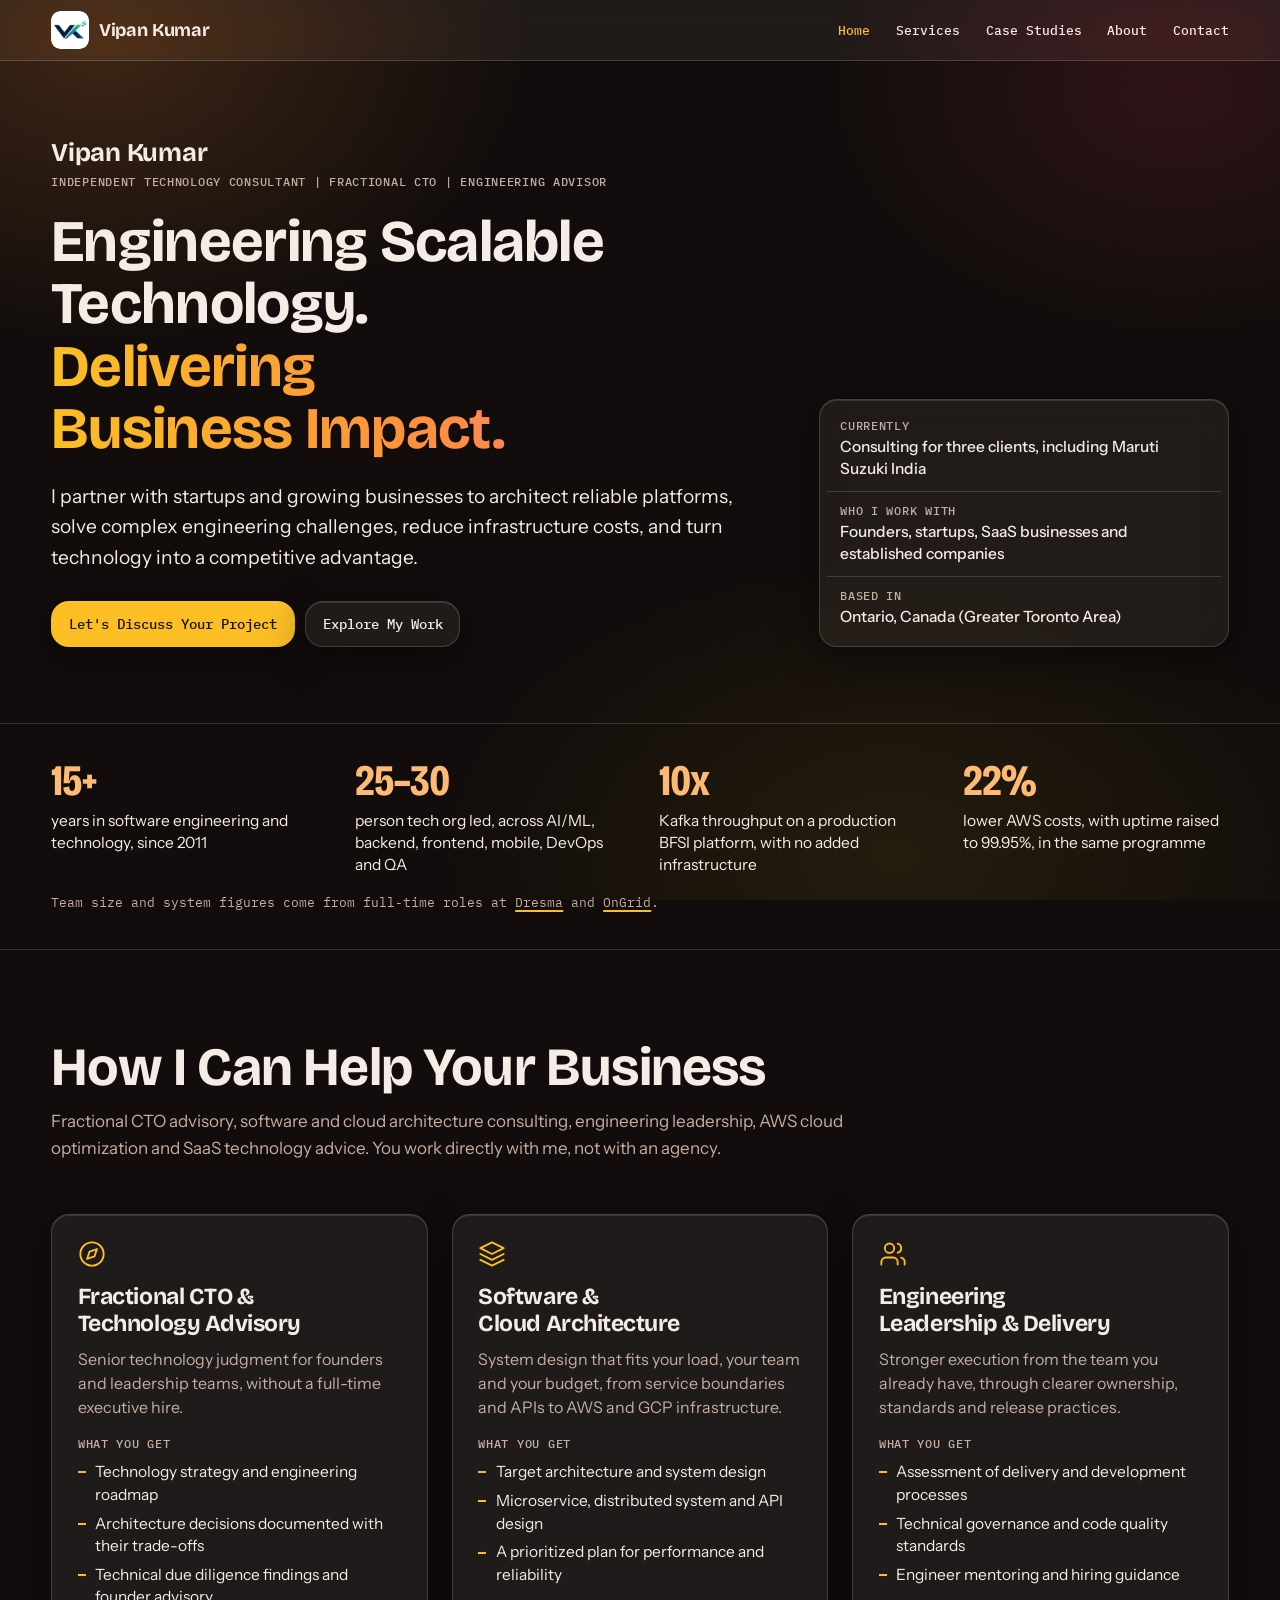
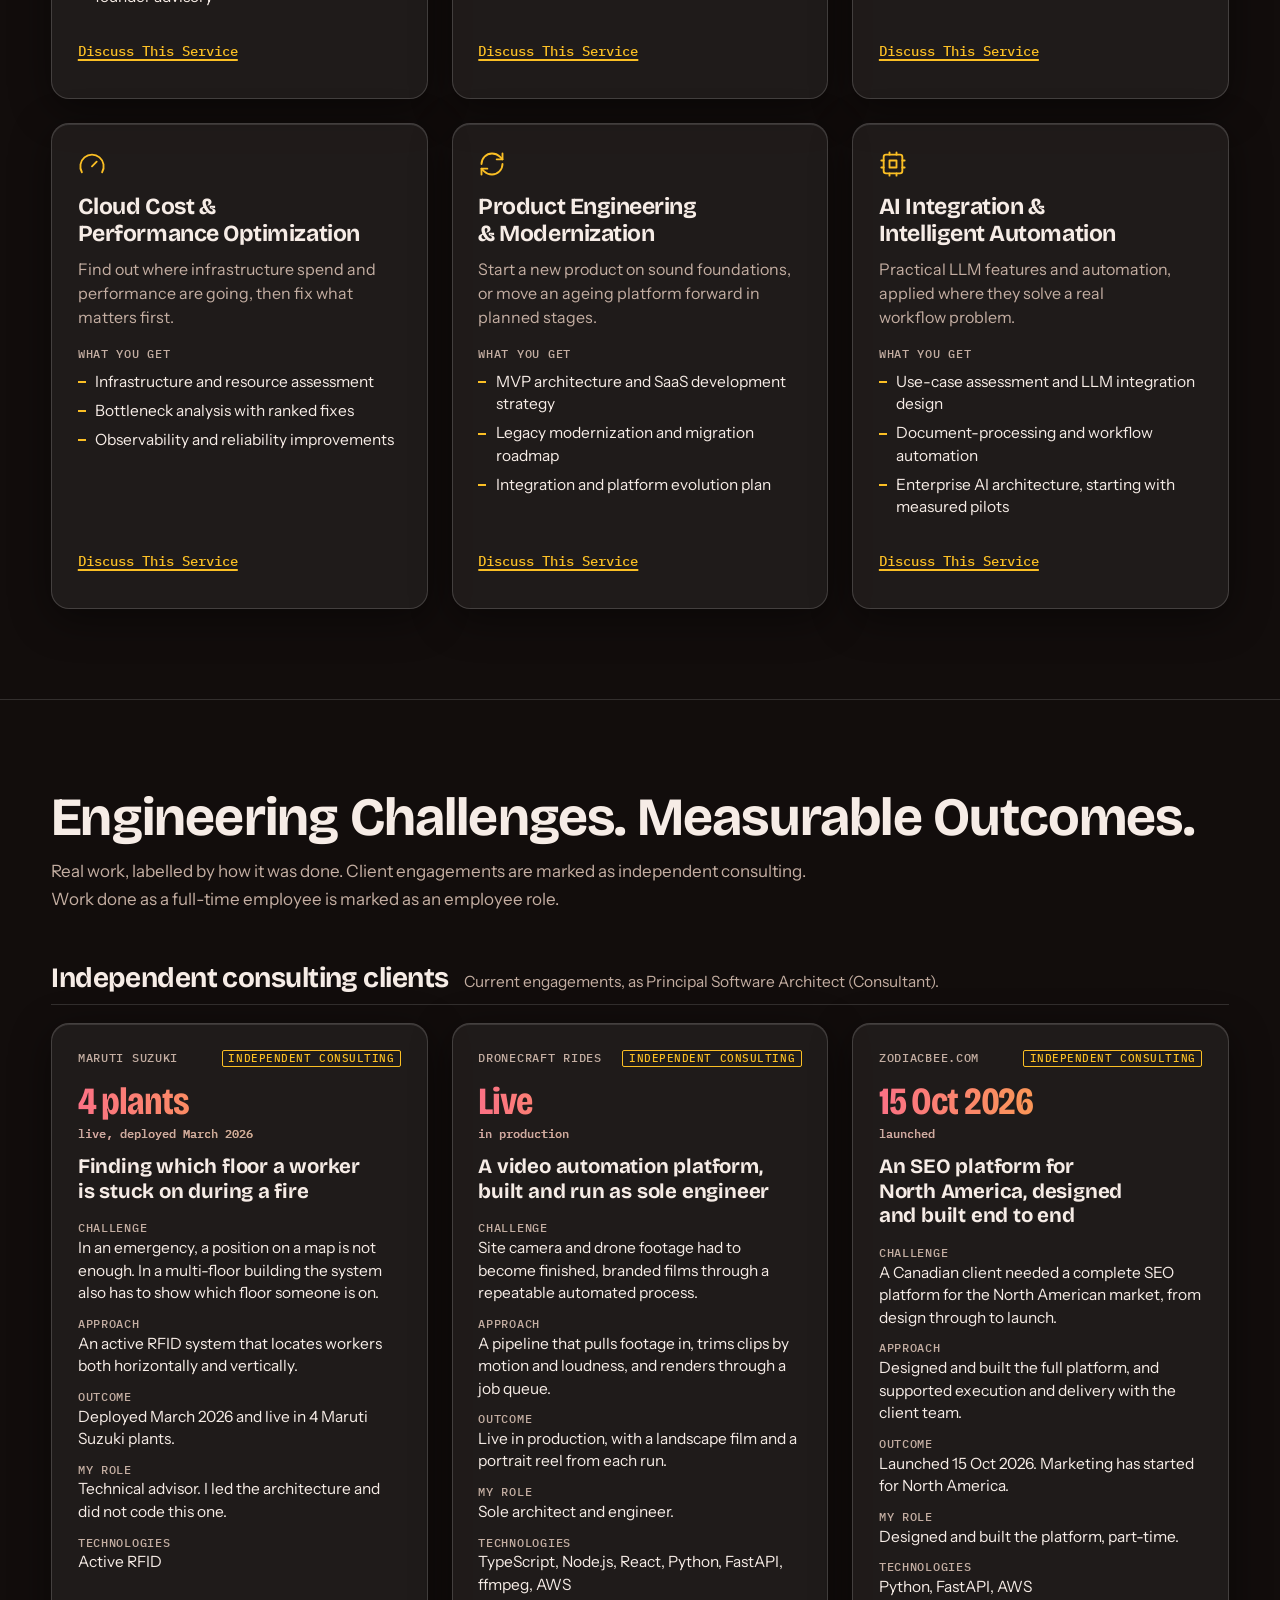
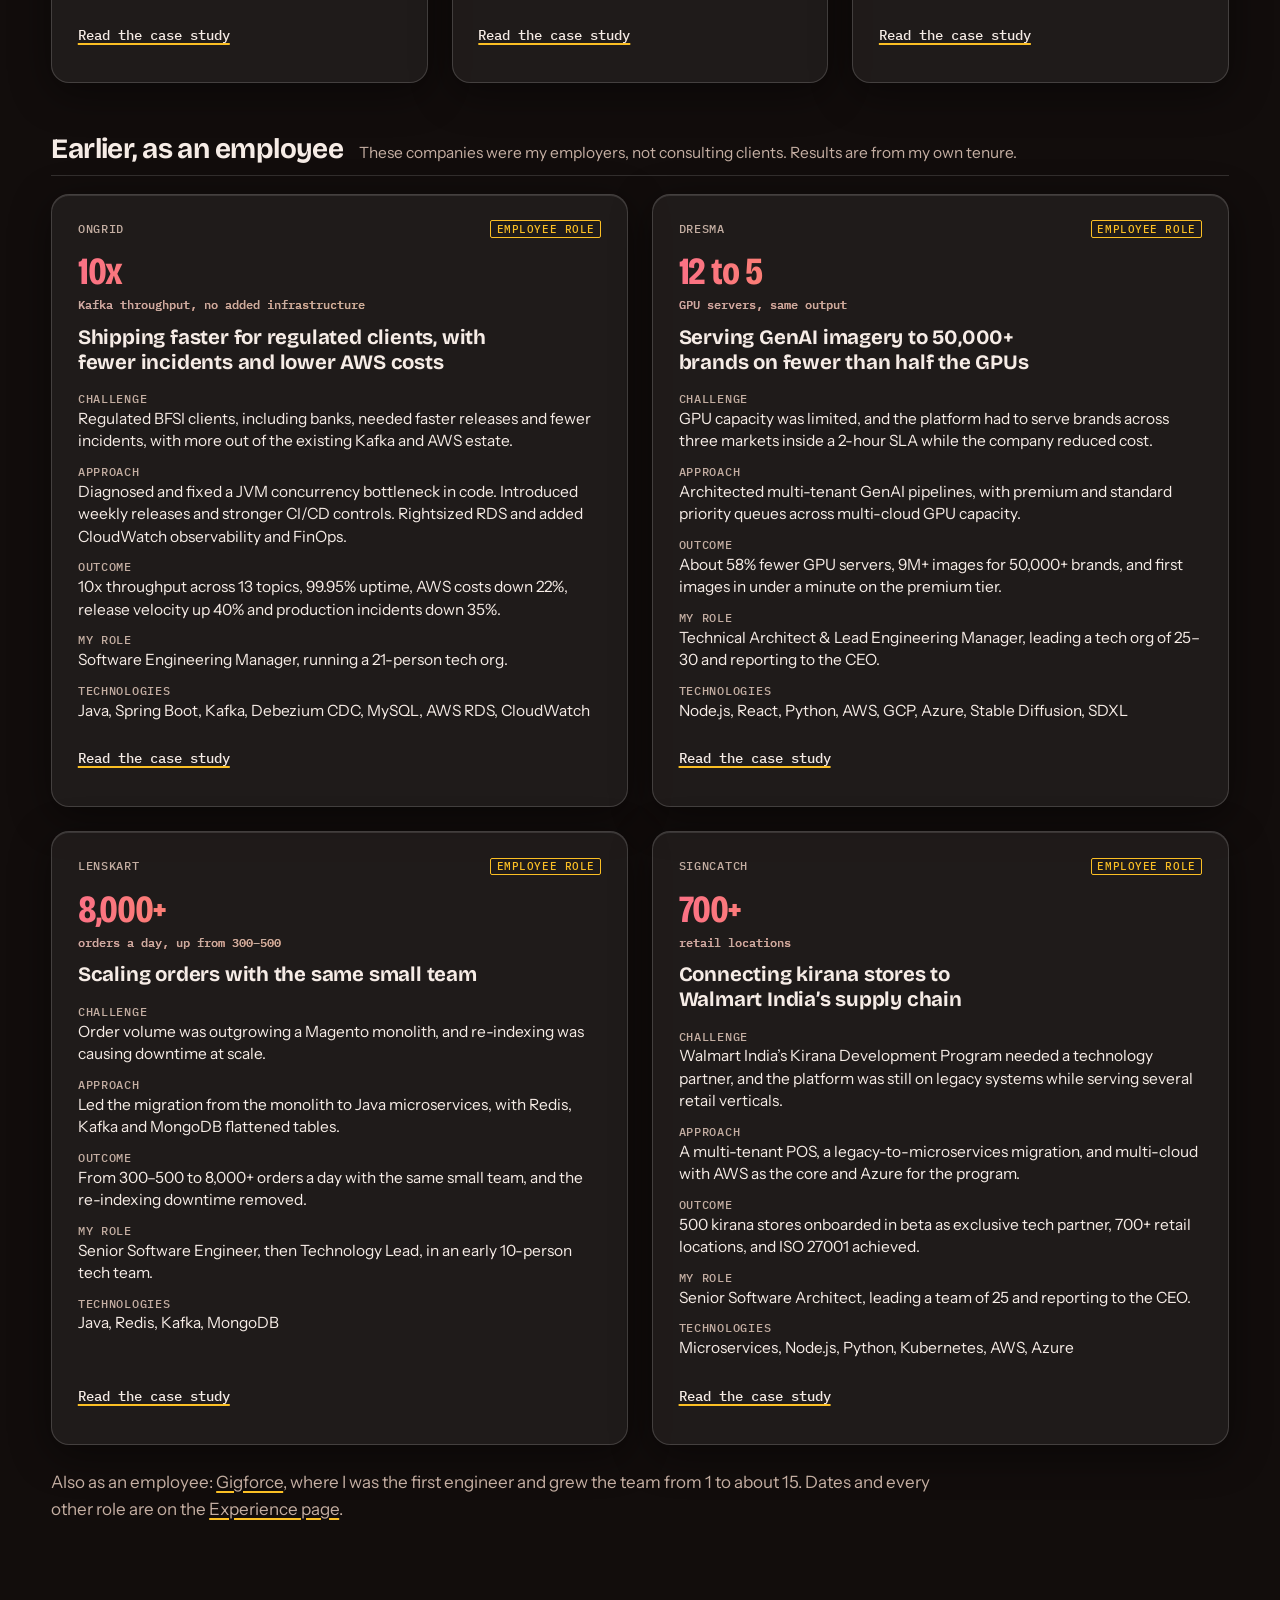
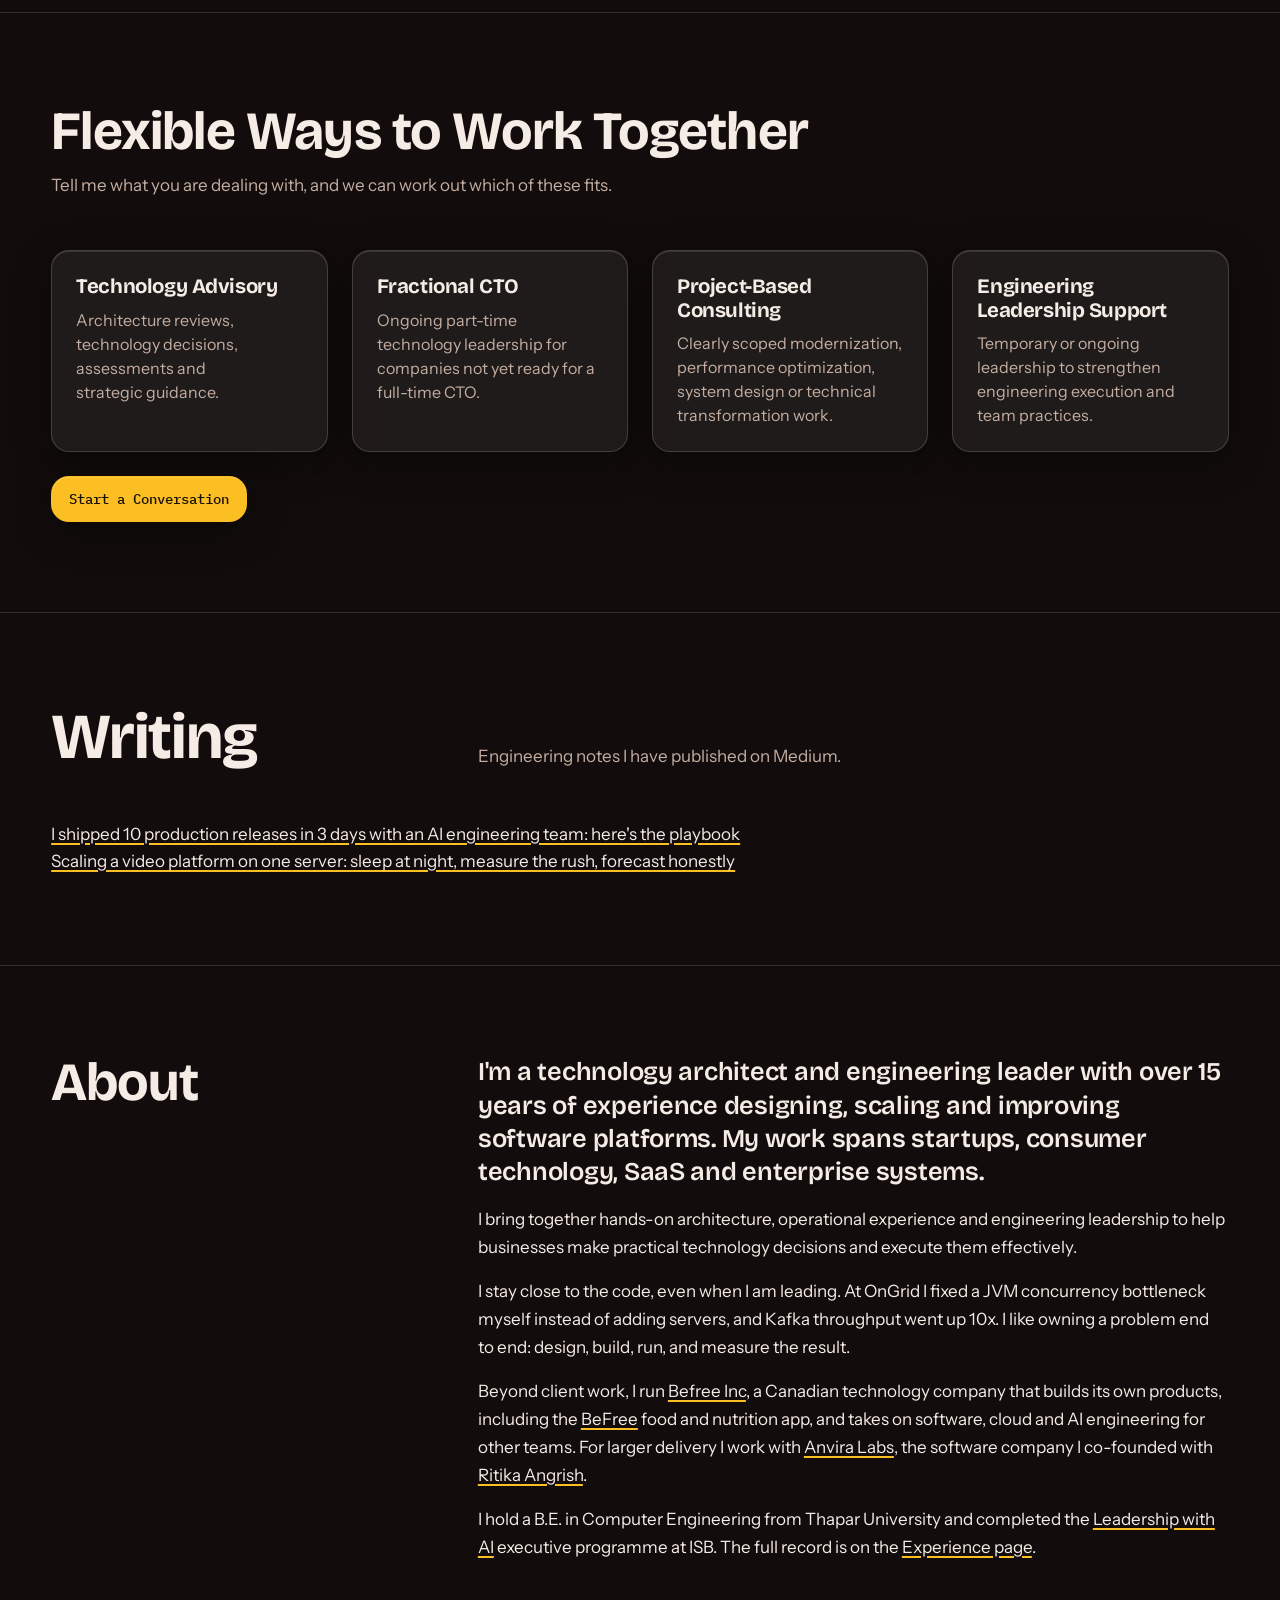
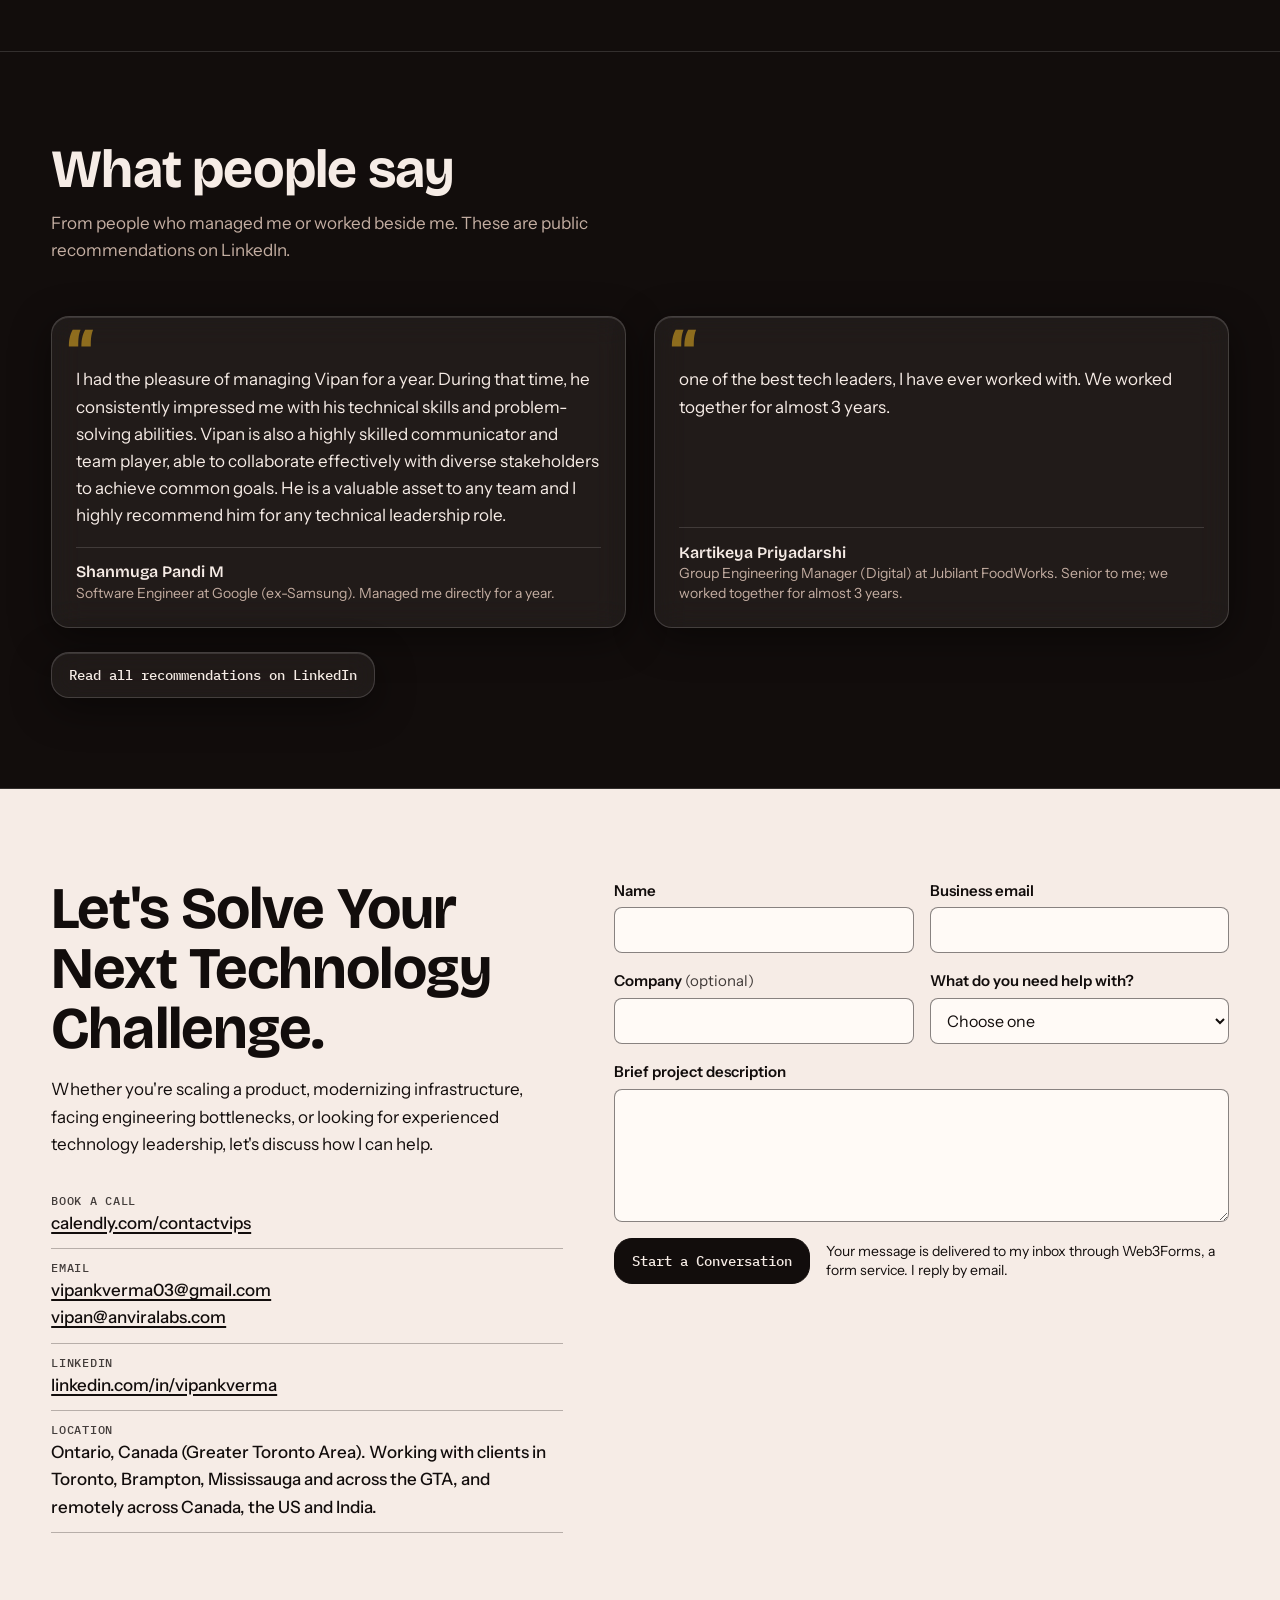
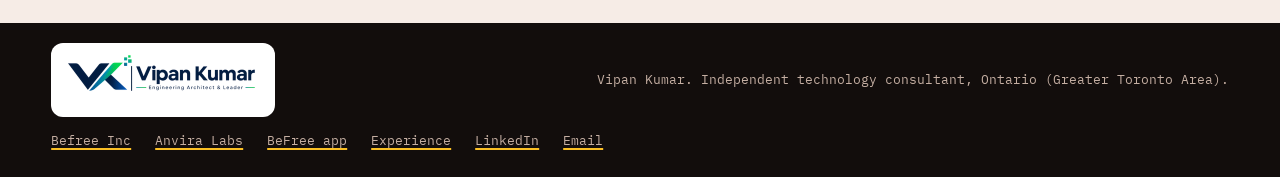
<file: index.html>
<!doctype html>
<html lang="en-CA">
<head>
<meta charset="utf-8">
<meta name="viewport" content="width=device-width, initial-scale=1">
<title>Vipan Kumar | Fractional CTO &amp; Software Architect in Toronto</title>
<meta name="description" content="Fractional CTO, software architect and founder of Befree Inc in the Toronto GTA. Cloud cost, SaaS scaling and AI integration for startups.">
<meta name="keywords" content="fractional CTO Toronto, fractional CTO Canada, fractional CTO for startups, software architect Toronto, software architecture consultant, technology consultant GTA, technology consultant Brampton, Mississauga, AWS cost optimization consultant, cloud cost reduction, SaaS scalability consultant, technical due diligence, engineering leadership consultant, AI integration consultant, LLM integration, interim CTO, startup CTO advisor, Vipan Kumar">
<meta name="author" content="Vipan Kumar">
<link rel="canonical" href="https://vipan.me/">
<meta name="robots" content="index, follow, max-image-preview:large">
<meta property="og:locale" content="en_CA">
<meta name="twitter:title" content="Vipan Kumar | Fractional CTO &amp; Software Architect in Toronto">
<meta name="twitter:description" content="Fractional CTO, software architect and founder of Befree Inc in the Toronto GTA. Cloud cost, SaaS scaling and AI integration for startups.">
<meta name="twitter:image" content="https://vipan.me/assets/vipan-kumar-portfolio-logo-assets/social/og-vipan-kumar.jpg">
<link rel="alternate" type="text/plain" href="https://vipan.me/llms.txt" title="LLM-readable summary">
<meta property="og:type" content="website">
<meta property="og:site_name" content="Vipan Kumar">
<meta property="og:title" content="Vipan Kumar | Fractional CTO &amp; Software Architect in Toronto">
<meta property="og:description" content="Fractional CTO, software architect and founder of Befree Inc in the Toronto GTA. Cloud cost, SaaS scaling and AI integration for startups.">
<meta property="og:url" content="https://vipan.me/">
<meta property="og:image" content="https://vipan.me/assets/vipan-kumar-portfolio-logo-assets/social/og-vipan-kumar.jpg">
<meta property="og:image:width" content="1200">
<meta property="og:image:height" content="630">
<meta property="og:image:alt" content="Vipan Kumar, independent technology consultant, fractional CTO and software architect">
<meta name="twitter:card" content="summary_large_image">
<meta name="theme-color" media="(prefers-color-scheme: light)" content="#120d0c">
<meta name="theme-color" media="(prefers-color-scheme: dark)" content="#120d0c">
<link rel="icon" href="favicon.ico" sizes="any">
<link rel="icon" type="image/png" sizes="32x32" href="assets/img/brand/favicon-32.png">
<link rel="icon" type="image/png" sizes="192x192" href="assets/img/brand/favicon-192.png">
<link rel="apple-touch-icon" sizes="180x180" href="assets/img/brand/favicon-180.png">
<link rel="preload" href="assets/fonts/BricolageGrotesque-var-latin.woff2" as="font" type="font/woff2" crossorigin>
<link rel="stylesheet" href="assets/css/site.css?v=202611252200">
<script>document.documentElement.classList.add('js')</script>
<script>try{var q=new URLSearchParams(location.search).get('palette');if(q&&/^[a-z]+$/.test(q))document.documentElement.setAttribute('data-palette',q)}catch(e){}</script>
<script type="application/ld+json">{"@context": "https://schema.org", "@type": "FAQPage", "mainEntity": [{"@type": "Question", "name": "Who is Vipan Kumar?", "acceptedAnswer": {"@type": "Answer", "text": "Vipan Kumar is an independent technology consultant, fractional CTO and software architect based in Ontario (Greater Toronto Area), Canada, with 15+ years of experience since 2011."}}, {"@type": "Question", "name": "What services does Vipan Kumar offer?", "acceptedAnswer": {"@type": "Answer", "text": "Fractional CTO and technology advisory; software and cloud architecture; engineering leadership and delivery; cloud cost and performance optimization, including AWS; product engineering and modernization; and AI integration and intelligent automation."}}, {"@type": "Question", "name": "How can a company work with Vipan Kumar?", "acceptedAnswer": {"@type": "Answer", "text": "Through technology advisory, a fractional CTO arrangement, project-based consulting, or engineering leadership support."}}, {"@type": "Question", "name": "What results has Vipan Kumar delivered?", "acceptedAnswer": {"@type": "Answer", "text": "In full-time roles: 10x Kafka throughput at OnGrid with no added infrastructure; GPU servers cut from 12 to 5 at Dresma; Lenskart scaled from 300-500 to 8,000+ orders a day with the same small team; and 500 kirana stores onboarded in beta for Walmart India's Kirana Development Program through SignCatch. As an independent consultant: led the architecture of an active RFID worker safety system live in 4 Maruti Suzuki plants."}}, {"@type": "Question", "name": "How can I contact Vipan Kumar?", "acceptedAnswer": {"@type": "Answer", "text": "Email vipankverma03@gmail.com or vipan@anviralabs.com, or use https://www.linkedin.com/in/vipankverma/."}}]}</script>
<script type="application/ld+json">{"@context": "https://schema.org", "@type": "Person", "name": "Vipan Kumar", "url": "https://vipan.me/", "jobTitle": "Independent Technology Consultant, Fractional CTO and Software Architect", "description": "Independent technology consultant, fractional CTO and software architect with 15+ years of experience, based in Ontario (Greater Toronto Area).", "email": "mailto:vipankverma03@gmail.com", "sameAs": ["https://www.linkedin.com/in/vipankverma/"], "address": {"@type": "PostalAddress", "addressRegion": "ON", "addressCountry": "CA"}, "alumniOf": [{"@type": "CollegeOrUniversity", "name": "Thapar University"}], "hasCredential": {"@type": "EducationalOccupationalCredential", "name": "Leadership with AI", "credentialCategory": "Executive Education", "url": "https://www.credential.net/8fca11be-3d39-4c0f-8441-4ba1a1315897", "recognizedBy": {"@type": "EducationalOrganization", "name": "Indian School of Business (ISB)"}}, "knowsAbout": ["Software architecture", "Engineering leadership", "Multi-tenant SaaS", "Event-driven architecture", "Microservices", "Java", "Spring Boot", "Node.js", "TypeScript", "Python", "FastAPI", "Kafka", "AWS", "Azure", "GCP", "Kubernetes", "Generative AI in production", "Fractional CTO", "Technical due diligence", "Cloud cost optimization", "FinOps", "SaaS scalability", "LLM integration", "Retrieval-augmented generation", "Terraform", "DevOps"], "worksFor": [{"@type": "Organization", "name": "Befree Inc", "url": "https://befreefit.ca/"}, {"@type": "Organization", "name": "Anvira Labs", "url": "https://www.anviralabs.com/"}], "homeLocation": {"@type": "Place", "name": "Greater Toronto Area, Ontario, Canada"}}</script>
<script type="application/ld+json">{"@context": "https://schema.org", "@type": "ProfessionalService", "name": "Vipan Kumar, Technology Consulting", "url": "https://vipan.me/", "logo": "https://vipan.me/assets/img/brand/favicon-512.png", "image": "https://vipan.me/assets/vipan-kumar-portfolio-logo-assets/social/og-vipan-kumar.jpg", "description": "Independent technology consulting, fractional CTO advisory, cloud architecture, SaaS scalability, and engineering leadership for startups and growing businesses.", "email": "mailto:vipan@anviralabs.com", "founder": {"@type": "Person", "name": "Vipan Kumar", "url": "https://vipan.me/"}, "address": {"@type": "PostalAddress", "addressRegion": "ON", "addressCountry": "CA"}, "makesOffer": [{"@type": "Offer", "itemOffered": {"@type": "Service", "name": "Fractional CTO and Technology Advisory", "description": "Senior technology judgment for founders and leadership teams, without a full-time executive hire."}}, {"@type": "Offer", "itemOffered": {"@type": "Service", "name": "Software and Cloud Architecture", "description": "System design that fits your load, your team and your budget, from service boundaries and APIs to AWS and GCP infrastructure."}}, {"@type": "Offer", "itemOffered": {"@type": "Service", "name": "Engineering Leadership and Delivery", "description": "Stronger execution from the team you already have, through clearer ownership, standards and release practices."}}, {"@type": "Offer", "itemOffered": {"@type": "Service", "name": "Cloud Cost and Performance Optimization", "description": "Find out where infrastructure spend and performance are going, then fix what matters first."}}, {"@type": "Offer", "itemOffered": {"@type": "Service", "name": "Product Engineering and Modernization", "description": "Start a new product on sound foundations, or move an ageing platform forward in planned stages."}}, {"@type": "Offer", "itemOffered": {"@type": "Service", "name": "AI Integration and Intelligent Automation", "description": "Practical LLM features and automation, applied where they solve a real workflow problem."}}], "areaServed": [{"@type": "City", "name": "Toronto"}, {"@type": "City", "name": "Brampton"}, {"@type": "City", "name": "Mississauga"}, {"@type": "AdministrativeArea", "name": "Greater Toronto Area"}, {"@type": "AdministrativeArea", "name": "Ontario"}, {"@type": "Country", "name": "Canada"}, {"@type": "Country", "name": "United States"}, {"@type": "Country", "name": "India"}], "serviceType": ["Fractional CTO", "Software architecture consulting", "Cloud cost optimization", "Engineering leadership consulting", "Product engineering and modernization", "AI integration"], "image": "https://vipan.me/assets/vipan-kumar-portfolio-logo-assets/social/og-vipan-kumar.jpg", "parentOrganization": {"@type": "Organization", "name": "Anvira Labs", "url": "https://www.anviralabs.com/"}}</script>
<script type="text/javascript">
    (function(c,l,a,r,i,t,y){
        c[a]=c[a]||function(){(c[a].q=c[a].q||[]).push(arguments)};
        t=l.createElement(r);t.async=1;t.src="https://www.clarity.ms/tag/"+i;
        y=l.getElementsByTagName(r)[0];y.parentNode.insertBefore(t,y);
    })(window, document, "clarity", "script", "z8hk6c4tax");
</script>
<meta name="twitter:image:alt" content="Vipan Kumar, independent technology consultant, fractional CTO and software architect">
</head>
<body>
<a class="skip" href="#main">Skip to content</a>
<header class="site-head"><div class="wrap">
<a class="brand" href="index.html"><img class="brand-mark" src="assets/img/brand/mark-96.png" alt="Vipan Kumar VK logo" width="38" height="38"><span>Vipan Kumar</span></a>
<button class="nav-toggle" type="button" aria-expanded="false" aria-controls="site-nav">Menu</button>
<nav class="site-nav" id="site-nav" aria-label="Main">
<a href="index.html" aria-current="page">Home</a>
<a href="#services">Services</a>
<a href="#work">Case Studies</a>
<a href="#about">About</a>
<a href="#contact">Contact</a>
</nav>
</div></header>
<main id="main">
<section class="hero"><div class="wrap hero-grid">
<div class="hero-main">
<div class="hero-who"><p class="hero-name">Vipan Kumar</p><p class="label">Independent Technology Consultant | Fractional CTO | Engineering Advisor</p></div>
<h1><span>Engineering Scalable Technology.</span> <span>Delivering Business Impact.</span></h1>
<p class="hero-sub">I partner with startups and growing businesses to architect reliable platforms, solve complex engineering challenges, reduce infrastructure costs, and turn technology into a competitive advantage.</p>
<div class="actions hero-cta"><a class="btn primary" href="#contact">Let's Discuss Your Project</a><a class="btn" href="#work">Explore My Work</a></div>
</div>
<div class="hero-aside">
<dl class="spec">
<div><dt class="label">Currently</dt><dd>Consulting for three clients, including Maruti Suzuki India</dd></div>
<div><dt class="label">Who I work with</dt><dd>Founders, startups, SaaS businesses and established companies</dd></div>
<div><dt class="label">Based in</dt><dd>Ontario, Canada (Greater Toronto Area)</dd></div>
</dl>
</div>
</div></section>

<section class="cred" aria-label="Track record"><div class="wrap">
<ul class="cred-list">
<li><strong>15+</strong><span>years in software engineering and technology, since 2011</span></li>
<li><strong>25–30</strong><span>person tech org led, across AI/ML, backend, frontend, mobile, DevOps and QA</span></li>
<li><strong>10x</strong><span>Kafka throughput on a production BFSI platform, with no added infrastructure</span></li>
<li><strong>22%</strong><span>lower AWS costs, with uptime raised to 99.95%, in the same programme</span></li>
</ul>
<p class="cred-note">Team size and system figures come from full-time roles at <a href="work/dresma.html">Dresma</a> and <a href="work/ongrid.html">OnGrid</a>.</p>
</div></section>

<section class="section" id="services" aria-labelledby="services-h"><div class="wrap">
<div class="section-head"><h2 id="services-h">How I Can Help Your Business</h2><p>Fractional CTO advisory, software and cloud architecture consulting, engineering leadership, AWS cloud optimization and SaaS technology advice. You work directly with me, not with an agency.</p></div>
<div class="svc-grid">
<article class="svc reveal">
<svg class="svc-icon" viewBox="0 0 24 24" width="28" height="28" fill="none" stroke="currentColor" stroke-width="1.6" stroke-linecap="round" stroke-linejoin="round" aria-hidden="true"><circle cx="12" cy="12" r="10"/><path d="m16.24 7.76-2.12 6.36-6.36 2.12 2.12-6.36z"/></svg>
<h3>Fractional CTO &amp; Technology Advisory</h3>
<p>Senior technology judgment for founders and leadership teams, without a full-time executive hire.</p>
<p class="label">What you get</p>
<ul><li>Technology strategy and engineering roadmap</li><li>Architecture decisions documented with their trade-offs</li><li>Technical due diligence findings and founder advisory</li></ul>
<a class="svc-cta" href="#contact" data-topic="Fractional CTO and Technology Advisory" aria-label="Discuss this service: Fractional CTO and Technology Advisory">Discuss This Service</a>
</article>
<article class="svc reveal">
<svg class="svc-icon" viewBox="0 0 24 24" width="28" height="28" fill="none" stroke="currentColor" stroke-width="1.6" stroke-linecap="round" stroke-linejoin="round" aria-hidden="true"><path d="M12 2 2 7l10 5 10-5z"/><path d="m2 17 10 5 10-5"/><path d="m2 12 10 5 10-5"/></svg>
<h3>Software &amp; Cloud Architecture</h3>
<p>System design that fits your load, your team and your budget, from service boundaries and APIs to AWS and GCP infrastructure.</p>
<p class="label">What you get</p>
<ul><li>Target architecture and system design</li><li>Microservice, distributed system and API design</li><li>A prioritized plan for performance and reliability</li></ul>
<a class="svc-cta" href="#contact" data-topic="Software and Cloud Architecture" aria-label="Discuss this service: Software and Cloud Architecture">Discuss This Service</a>
</article>
<article class="svc reveal">
<svg class="svc-icon" viewBox="0 0 24 24" width="28" height="28" fill="none" stroke="currentColor" stroke-width="1.6" stroke-linecap="round" stroke-linejoin="round" aria-hidden="true"><path d="M16 21v-2a4 4 0 0 0-4-4H6a4 4 0 0 0-4 4v2"/><circle cx="9" cy="7" r="4"/><path d="M22 21v-2a4 4 0 0 0-3-3.87"/><path d="M16 3.13a4 4 0 0 1 0 7.75"/></svg>
<h3>Engineering Leadership &amp; Delivery</h3>
<p>Stronger execution from the team you already have, through clearer ownership, standards and release practices.</p>
<p class="label">What you get</p>
<ul><li>Assessment of delivery and development processes</li><li>Technical governance and code quality standards</li><li>Engineer mentoring and hiring guidance</li></ul>
<a class="svc-cta" href="#contact" data-topic="Engineering Leadership and Delivery" aria-label="Discuss this service: Engineering Leadership and Delivery">Discuss This Service</a>
</article>
<article class="svc reveal">
<svg class="svc-icon" viewBox="0 0 24 24" width="28" height="28" fill="none" stroke="currentColor" stroke-width="1.6" stroke-linecap="round" stroke-linejoin="round" aria-hidden="true"><path d="m12 14 4-4"/><path d="M3.34 19a10 10 0 1 1 17.32 0"/></svg>
<h3>Cloud Cost &amp; Performance Optimization</h3>
<p>Find out where infrastructure spend and performance are going, then fix what matters first.</p>
<p class="label">What you get</p>
<ul><li>Infrastructure and resource assessment</li><li>Bottleneck analysis with ranked fixes</li><li>Observability and reliability improvements</li></ul>
<a class="svc-cta" href="#contact" data-topic="Cloud Cost and Performance Optimization" aria-label="Discuss this service: Cloud Cost and Performance Optimization">Discuss This Service</a>
</article>
<article class="svc reveal">
<svg class="svc-icon" viewBox="0 0 24 24" width="28" height="28" fill="none" stroke="currentColor" stroke-width="1.6" stroke-linecap="round" stroke-linejoin="round" aria-hidden="true"><path d="M3 12a9 9 0 0 1 9-9 9.75 9.75 0 0 1 6.74 2.74L21 8"/><path d="M21 3v5h-5"/><path d="M21 12a9 9 0 0 1-9 9 9.75 9.75 0 0 1-6.74-2.74L3 16"/><path d="M8 16H3v5"/></svg>
<h3>Product Engineering &amp; Modernization</h3>
<p>Start a new product on sound foundations, or move an ageing platform forward in planned stages.</p>
<p class="label">What you get</p>
<ul><li>MVP architecture and SaaS development strategy</li><li>Legacy modernization and migration roadmap</li><li>Integration and platform evolution plan</li></ul>
<a class="svc-cta" href="#contact" data-topic="Product Engineering and Modernization" aria-label="Discuss this service: Product Engineering and Modernization">Discuss This Service</a>
</article>
<article class="svc reveal">
<svg class="svc-icon" viewBox="0 0 24 24" width="28" height="28" fill="none" stroke="currentColor" stroke-width="1.6" stroke-linecap="round" stroke-linejoin="round" aria-hidden="true"><rect x="4" y="4" width="16" height="16" rx="2"/><rect x="9" y="9" width="6" height="6"/><path d="M15 2v2M9 2v2M15 20v2M9 20v2M2 15h2M2 9h2M20 15h2M20 9h2"/></svg>
<h3>AI Integration &amp; Intelligent Automation</h3>
<p>Practical LLM features and automation, applied where they solve a real workflow problem.</p>
<p class="label">What you get</p>
<ul><li>Use-case assessment and LLM integration design</li><li>Document-processing and workflow automation</li><li>Enterprise AI architecture, starting with measured pilots</li></ul>
<a class="svc-cta" href="#contact" data-topic="AI Integration and Intelligent Automation" aria-label="Discuss this service: AI Integration and Intelligent Automation">Discuss This Service</a>
</article>
</div>
</div></section>

<section class="section" id="work" aria-labelledby="work-h"><div class="wrap">
<div class="section-head"><h2 id="work-h">Engineering Challenges. Measurable Outcomes.</h2><p>Real work, labelled by how it was done. Client engagements are marked as independent consulting. Work done as a full-time employee is marked as an employee role.</p></div>
<div class="proof-group">
<div class="proof-group-head"><h3>Independent consulting clients</h3><p>Current engagements, as Principal Software Architect (Consultant).</p></div>
<div class="proof-grid three">
<article class="proof reveal">
<div class="proof-top"><p class="label">Maruti Suzuki</p><span class="flag">Independent consulting</span></div>
<p class="work-metric">4 plants<small>live, deployed March 2026</small></p>
<h4><a href="work/maruti-suzuki-rfid.html">Finding which floor a worker is stuck on during a fire</a></h4>
<dl class="proof-facts">
<div><dt>Challenge</dt><dd>In an emergency, a position on a map is not enough. In a multi-floor building the system also has to show which floor someone is on.</dd></div>
<div><dt>Approach</dt><dd>An active RFID system that locates workers both horizontally and vertically.</dd></div>
<div><dt>Outcome</dt><dd>Deployed March 2026 and live in 4 Maruti Suzuki plants.</dd></div>
<div><dt>My role</dt><dd>Technical advisor. I led the architecture and did not code this one.</dd></div>
<div><dt>Technologies</dt><dd>Active RFID</dd></div>
</dl>
<a class="more" href="work/maruti-suzuki-rfid.html" aria-label="Read the Maruti Suzuki case study">Read the case study</a>
</article>
<article class="proof reveal">
<div class="proof-top"><p class="label">DroneCraft Rides</p><span class="flag">Independent consulting</span></div>
<p class="work-metric">Live<small>in production</small></p>
<h4><a href="work/dronecraft.html">A video automation platform, built and run as sole engineer</a></h4>
<dl class="proof-facts">
<div><dt>Challenge</dt><dd>Site camera and drone footage had to become finished, branded films through a repeatable automated process.</dd></div>
<div><dt>Approach</dt><dd>A pipeline that pulls footage in, trims clips by motion and loudness, and renders through a job queue.</dd></div>
<div><dt>Outcome</dt><dd>Live in production, with a landscape film and a portrait reel from each run.</dd></div>
<div><dt>My role</dt><dd>Sole architect and engineer.</dd></div>
<div><dt>Technologies</dt><dd>TypeScript, Node.js, React, Python, FastAPI, ffmpeg, AWS</dd></div>
</dl>
<a class="more" href="work/dronecraft.html" aria-label="Read the DroneCraft Rides case study">Read the case study</a>
</article>
<article class="proof reveal">
<div class="proof-top"><p class="label">ZodiacBee.com</p><span class="flag">Independent consulting</span></div>
<p class="work-metric">15 Oct 2026<small>launched</small></p>
<h4><a href="work/zodiacbee.html">An SEO platform for North America, designed and built end to end</a></h4>
<dl class="proof-facts">
<div><dt>Challenge</dt><dd>A Canadian client needed a complete SEO platform for the North American market, from design through to launch.</dd></div>
<div><dt>Approach</dt><dd>Designed and built the full platform, and supported execution and delivery with the client team.</dd></div>
<div><dt>Outcome</dt><dd>Launched 15 Oct 2026. Marketing has started for North America.</dd></div>
<div><dt>My role</dt><dd>Designed and built the platform, part-time.</dd></div>
<div><dt>Technologies</dt><dd>Python, FastAPI, AWS</dd></div>
</dl>
<a class="more" href="work/zodiacbee.html" aria-label="Read the ZodiacBee.com case study">Read the case study</a>
</article>
</div>
</div>
<div class="proof-group">
<div class="proof-group-head"><h3>Earlier, as an employee</h3><p>These companies were my employers, not consulting clients. Results are from my own tenure.</p></div>
<div class="proof-grid">
<article class="proof reveal">
<div class="proof-top"><p class="label">OnGrid</p><span class="flag">Employee role</span></div>
<p class="work-metric">10x<small>Kafka throughput, no added infrastructure</small></p>
<h4><a href="work/ongrid.html">Shipping faster for regulated clients, with fewer incidents and lower AWS costs</a></h4>
<dl class="proof-facts">
<div><dt>Challenge</dt><dd>Regulated BFSI clients, including banks, needed faster releases and fewer incidents, with more out of the existing Kafka and AWS estate.</dd></div>
<div><dt>Approach</dt><dd>Diagnosed and fixed a JVM concurrency bottleneck in code. Introduced weekly releases and stronger CI/CD controls. Rightsized RDS and added CloudWatch observability and FinOps.</dd></div>
<div><dt>Outcome</dt><dd>10x throughput across 13 topics, 99.95% uptime, AWS costs down 22%, release velocity up 40% and production incidents down 35%.</dd></div>
<div><dt>My role</dt><dd>Software Engineering Manager, running a 21-person tech org.</dd></div>
<div><dt>Technologies</dt><dd>Java, Spring Boot, Kafka, Debezium CDC, MySQL, AWS RDS, CloudWatch</dd></div>
</dl>
<a class="more" href="work/ongrid.html" aria-label="Read the OnGrid case study">Read the case study</a>
</article>
<article class="proof reveal">
<div class="proof-top"><p class="label">Dresma</p><span class="flag">Employee role</span></div>
<p class="work-metric">12 to 5<small>GPU servers, same output</small></p>
<h4><a href="work/dresma.html">Serving GenAI imagery to 50,000+ brands on fewer than half the GPUs</a></h4>
<dl class="proof-facts">
<div><dt>Challenge</dt><dd>GPU capacity was limited, and the platform had to serve brands across three markets inside a 2-hour SLA while the company reduced cost.</dd></div>
<div><dt>Approach</dt><dd>Architected multi-tenant GenAI pipelines, with premium and standard priority queues across multi-cloud GPU capacity.</dd></div>
<div><dt>Outcome</dt><dd>About 58% fewer GPU servers, 9M+ images for 50,000+ brands, and first images in under a minute on the premium tier.</dd></div>
<div><dt>My role</dt><dd>Technical Architect &amp; Lead Engineering Manager, leading a tech org of 25–30 and reporting to the CEO.</dd></div>
<div><dt>Technologies</dt><dd>Node.js, React, Python, AWS, GCP, Azure, Stable Diffusion, SDXL</dd></div>
</dl>
<a class="more" href="work/dresma.html" aria-label="Read the Dresma case study">Read the case study</a>
</article>
<article class="proof reveal">
<div class="proof-top"><p class="label">Lenskart</p><span class="flag">Employee role</span></div>
<p class="work-metric">8,000+<small>orders a day, up from 300–500</small></p>
<h4><a href="work/lenskart.html">Scaling orders with the same small team</a></h4>
<dl class="proof-facts">
<div><dt>Challenge</dt><dd>Order volume was outgrowing a Magento monolith, and re-indexing was causing downtime at scale.</dd></div>
<div><dt>Approach</dt><dd>Led the migration from the monolith to Java microservices, with Redis, Kafka and MongoDB flattened tables.</dd></div>
<div><dt>Outcome</dt><dd>From 300–500 to 8,000+ orders a day with the same small team, and the re-indexing downtime removed.</dd></div>
<div><dt>My role</dt><dd>Senior Software Engineer, then Technology Lead, in an early 10-person tech team.</dd></div>
<div><dt>Technologies</dt><dd>Java, Redis, Kafka, MongoDB</dd></div>
</dl>
<a class="more" href="work/lenskart.html" aria-label="Read the Lenskart case study">Read the case study</a>
</article>
<article class="proof reveal">
<div class="proof-top"><p class="label">SignCatch</p><span class="flag">Employee role</span></div>
<p class="work-metric">700+<small>retail locations</small></p>
<h4><a href="work/signcatch-walmart-kdp.html">Connecting kirana stores to Walmart India’s supply chain</a></h4>
<dl class="proof-facts">
<div><dt>Challenge</dt><dd>Walmart India’s Kirana Development Program needed a technology partner, and the platform was still on legacy systems while serving several retail verticals.</dd></div>
<div><dt>Approach</dt><dd>A multi-tenant POS, a legacy-to-microservices migration, and multi-cloud with AWS as the core and Azure for the program.</dd></div>
<div><dt>Outcome</dt><dd>500 kirana stores onboarded in beta as exclusive tech partner, 700+ retail locations, and ISO 27001 achieved.</dd></div>
<div><dt>My role</dt><dd>Senior Software Architect, leading a team of 25 and reporting to the CEO.</dd></div>
<div><dt>Technologies</dt><dd>Microservices, Node.js, Python, Kubernetes, AWS, Azure</dd></div>
</dl>
<a class="more" href="work/signcatch-walmart-kdp.html" aria-label="Read the SignCatch case study">Read the case study</a>
</article>
</div>
</div>
<p class="proof-more">Also as an employee: <a href="work/gigforce.html">Gigforce</a>, where I was the first engineer and grew the team from 1 to about 15. Dates and every other role are on the <a href="experience.html">Experience page</a>.</p>
</div></section>

<section class="section" id="engagement" aria-labelledby="engagement-h"><div class="wrap">
<div class="section-head"><h2 id="engagement-h">Flexible Ways to Work Together</h2><p>Tell me what you are dealing with, and we can work out which of these fits.</p></div>
<ul class="eng-grid">
<li class="eng reveal"><h3>Technology Advisory</h3><p>Architecture reviews, technology decisions, assessments and strategic guidance.</p></li>
<li class="eng reveal"><h3>Fractional CTO</h3><p>Ongoing part-time technology leadership for companies not yet ready for a full-time CTO.</p></li>
<li class="eng reveal"><h3>Project-Based Consulting</h3><p>Clearly scoped modernization, performance optimization, system design or technical transformation work.</p></li>
<li class="eng reveal"><h3>Engineering Leadership Support</h3><p>Temporary or ongoing leadership to strengthen engineering execution and team practices.</p></li>
</ul>
<p class="eng-cta"><a class="btn primary" href="#contact">Start a Conversation</a></p>
</div></section>

<section class="section" id="writing" aria-labelledby="writing-h"><div class="wrap">
<div class="section-head"><h2 id="writing-h">Writing</h2><p>Engineering notes I have published on Medium.</p></div>
<ul>
<li><a href="https://medium.com/@vipankverma03/i-shipped-10-production-releases-in-3-days-with-an-ai-engineering-team-heres-the-playbook-55fc219a4b5b" rel="noopener">I shipped 10 production releases in 3 days with an AI engineering team: here's the playbook</a></li>
<li><a href="https://medium.com/@vipankverma03/scaling-a-video-platform-on-one-server-sleep-at-night-measure-the-rush-forecast-honestly-c8c2685f1844" rel="noopener">Scaling a video platform on one server: sleep at night, measure the rush, forecast honestly</a></li>
</ul>
</div></section>

<section class="section" id="about" aria-labelledby="about-h"><div class="wrap about-grid">
<h2 id="about-h">About</h2>
<div class="how-body">
<p class="about-lead">I'm a technology architect and engineering leader with over 15 years of experience designing, scaling and improving software platforms. My work spans startups, consumer technology, SaaS and enterprise systems.</p>
<p>I bring together hands-on architecture, operational experience and engineering leadership to help businesses make practical technology decisions and execute them effectively.</p>
<p>I stay close to the code, even when I am leading. At OnGrid I fixed a JVM concurrency bottleneck myself instead of adding servers, and Kafka throughput went up 10x. I like owning a problem end to end: design, build, run, and measure the result.</p>
<p>Beyond client work, I run <a href="https://befreefit.ca/">Befree Inc</a>, a Canadian technology company that builds its own products, including the <a href="https://www.befree.fit/">BeFree</a> food and nutrition app, and takes on software, cloud and AI engineering for other teams. For larger delivery I work with <a href="https://www.anviralabs.com/">Anvira Labs</a>, the software company I co-founded with <a href="https://ritikaangrish.com/">Ritika Angrish</a>.</p>
<p>I hold a B.E. in Computer Engineering from Thapar University and completed the <a href="https://www.credential.net/8fca11be-3d39-4c0f-8441-4ba1a1315897" rel="noopener">Leadership with AI</a> executive programme at ISB. The full record is on the <a href="experience.html">Experience page</a>.</p>
</div>
</div></section>

<section class="section" id="recommendations" aria-labelledby="recs-h"><div class="wrap">
<div class="section-head"><h2 id="recs-h">What people say</h2><p>From people who managed me or worked beside me. These are public recommendations on LinkedIn.</p></div>
<div class="quotes">
<figure class="quote reveal">
<blockquote><p>I had the pleasure of managing Vipan for a year. During that time, he consistently impressed me with his technical skills and problem-solving abilities. Vipan is also a highly skilled communicator and team player, able to collaborate effectively with diverse stakeholders to achieve common goals. He is a valuable asset to any team and I highly recommend him for any technical leadership role.</p></blockquote>
<figcaption><b>Shanmuga Pandi M</b><span>Software Engineer at Google (ex-Samsung). Managed me directly for a year.</span></figcaption>
</figure>
<figure class="quote reveal">
<blockquote><p>one of the best tech leaders, I have ever worked with. We worked together for almost 3 years.</p></blockquote>
<figcaption><b>Kartikeya Priyadarshi</b><span>Group Engineering Manager (Digital) at Jubilant FoodWorks. Senior to me; we worked together for almost 3 years.</span></figcaption>
</figure>
</div>
<p class="quotes-link"><a class="btn" href="https://www.linkedin.com/in/vipankverma/details/recommendations/" target="_blank" rel="noopener noreferrer">Read all recommendations on LinkedIn</a></p>
</div></section>

<section class="contact" id="contact" aria-labelledby="contact-h"><div class="wrap contact-grid">
<div class="contact-intro">
<h2 id="contact-h">Let's Solve Your Next Technology Challenge.</h2>
<p class="contact-lead">Whether you're scaling a product, modernizing infrastructure, facing engineering bottlenecks, or looking for experienced technology leadership, let's discuss how I can help.</p>
<dl>
<div><dt class="label">Book a call</dt><dd><a href="https://calendly.com/contactvips/">calendly.com/contactvips</a></dd></div>
<div><dt class="label">Email</dt><dd><a href="mailto:vipankverma03@gmail.com?subject=Consulting%20enquiry">vipankverma03@gmail.com</a><br><a href="mailto:vipan@anviralabs.com?subject=Consulting%20enquiry">vipan@anviralabs.com</a></dd></div>
<div><dt class="label">LinkedIn</dt><dd><a href="https://www.linkedin.com/in/vipankverma/" rel="me">linkedin.com/in/vipankverma</a></dd></div>
<div><dt class="label">Location</dt><dd>Ontario, Canada (Greater Toronto Area). Working with clients in Toronto, Brampton, Mississauga and across the GTA, and remotely across Canada, the US and India.</dd></div>
</dl>
</div>
<form class="contact-form" id="contact-form" action="https://api.web3forms.com/submit" method="POST" data-fallback="vipankverma03@gmail.com or vipan@anviralabs.com">
<input type="hidden" name="access_key" value="2db52a5c-e76e-46fc-81e2-e4c88a7192e3">
<input type="hidden" name="subject" value="Consulting enquiry from vipan.me">
<input type="hidden" name="from_name" value="vipan.me contact form">
<input type="checkbox" name="botcheck" tabindex="-1" autocomplete="off" aria-hidden="true" style="display:none">
<div class="field"><label for="cf-name">Name</label><input id="cf-name" name="name" type="text" autocomplete="name" required></div>
<div class="field"><label for="cf-email">Business email</label><input id="cf-email" name="email" type="email" autocomplete="email" required></div>
<div class="field"><label for="cf-company">Company <span>(optional)</span></label><input id="cf-company" name="company" type="text" autocomplete="organization"></div>
<div class="field"><label for="cf-topic">What do you need help with?</label><select id="cf-topic" name="topic" required><option value="">Choose one</option><option>Fractional CTO and Technology Advisory</option><option>Software and Cloud Architecture</option><option>Engineering Leadership and Delivery</option><option>Cloud Cost and Performance Optimization</option><option>Product Engineering and Modernization</option><option>AI Integration and Intelligent Automation</option><option>Something else</option></select></div>
<div class="field wide"><label for="cf-desc">Brief project description</label><textarea id="cf-desc" name="message" rows="5" maxlength="1000" required></textarea></div>
<div class="field wide form-foot">
<button class="btn primary" type="submit">Start a Conversation</button>
<p class="form-note">Your message is delivered to my inbox through Web3Forms, a form service. I reply by email.</p>
</div>
<div class="form-status wide" role="status" aria-live="polite" hidden></div>
</form>
</div></section>
</main>
<footer class="site-foot"><div class="wrap">
<a class="foot-logo" href="index.html"><img src="assets/vipan-kumar-portfolio-logo-assets/logo/vipan-kumar-logo-400.webp" alt="Vipan Kumar, Engineering Architect and Leader" width="200" height="58" loading="lazy"></a>
<span>Vipan Kumar. Independent technology consultant, Ontario (Greater Toronto Area).</span>
<nav class="foot-nav" aria-label="Secondary"><a href="https://befreefit.ca/">Befree Inc</a><a href="https://www.anviralabs.com/">Anvira Labs</a><a href="https://www.befree.fit/">BeFree app</a><a href="experience.html">Experience</a><a href="https://www.linkedin.com/in/vipankverma/" rel="me">LinkedIn</a><a href="mailto:vipankverma03@gmail.com">Email</a></nav>
</div></footer>
<script src="assets/js/site.js?v=202611042500"></script>
</body>
</html>
</file>
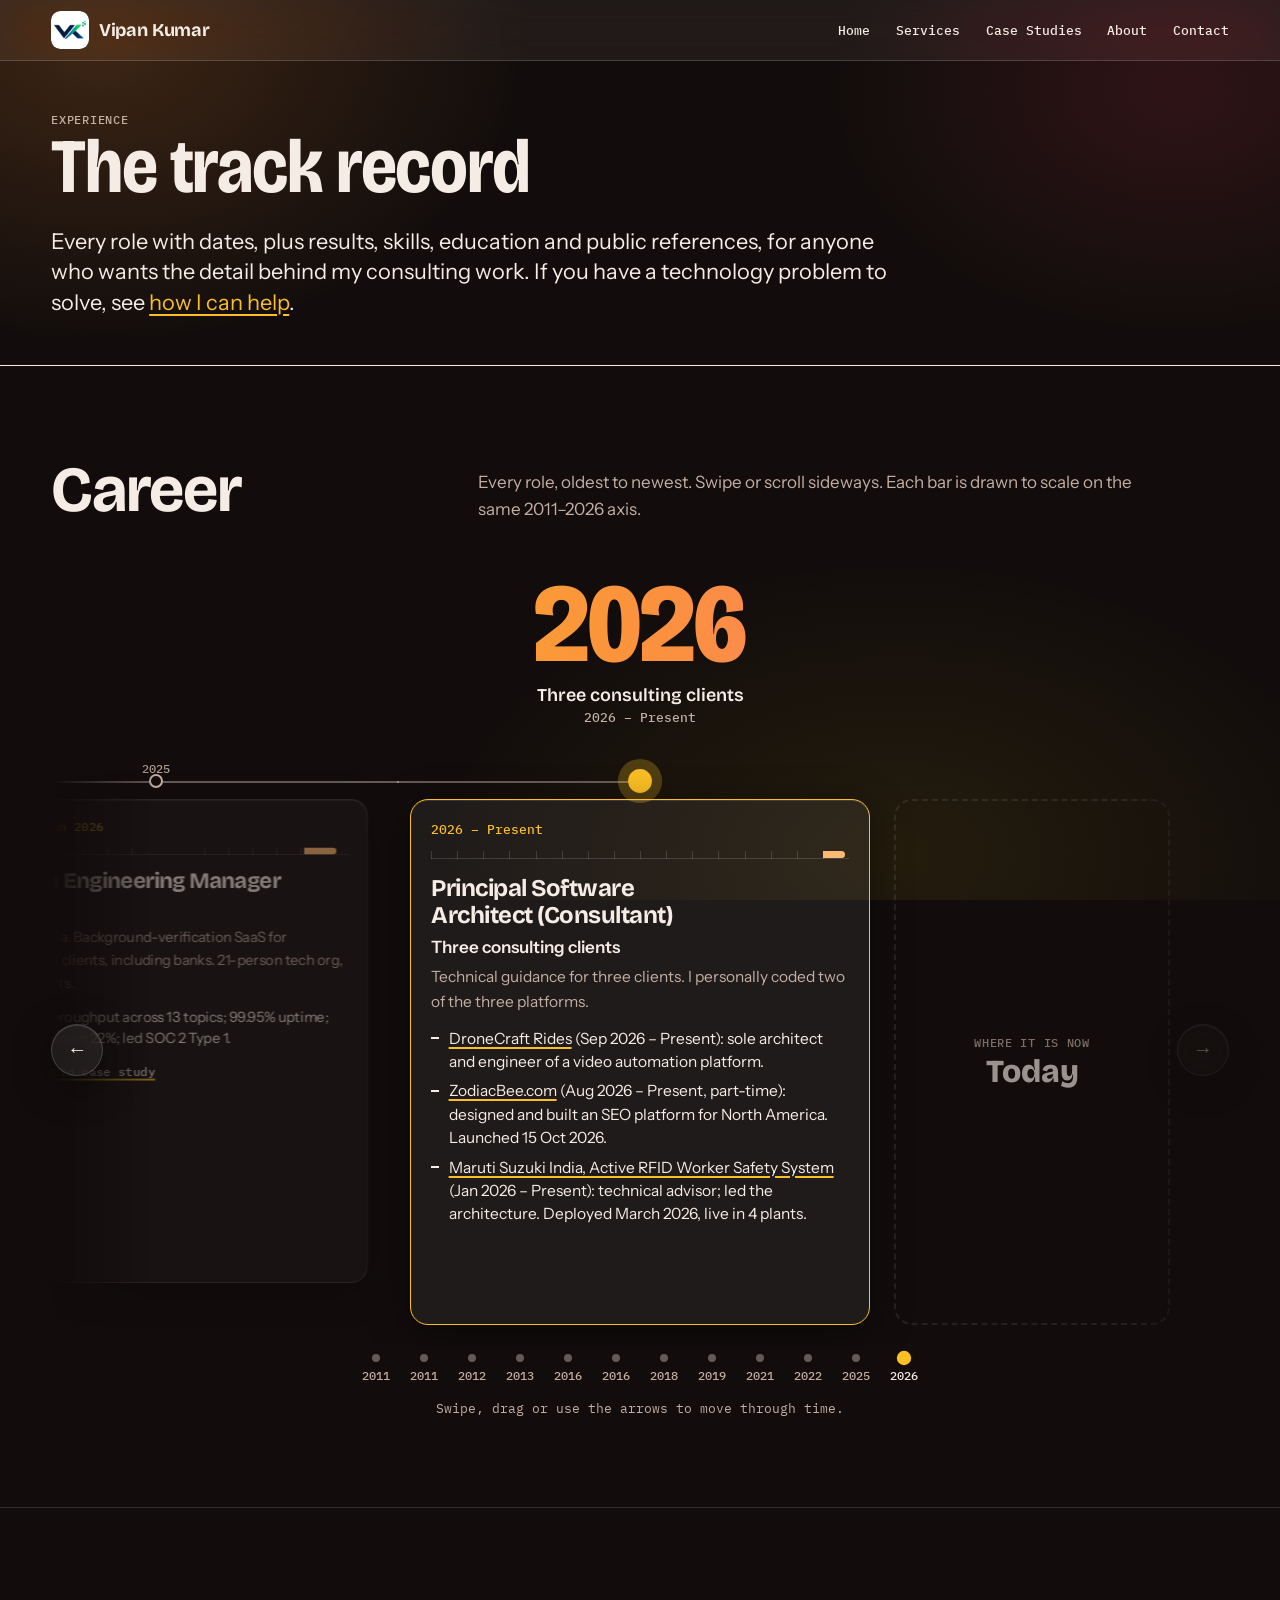
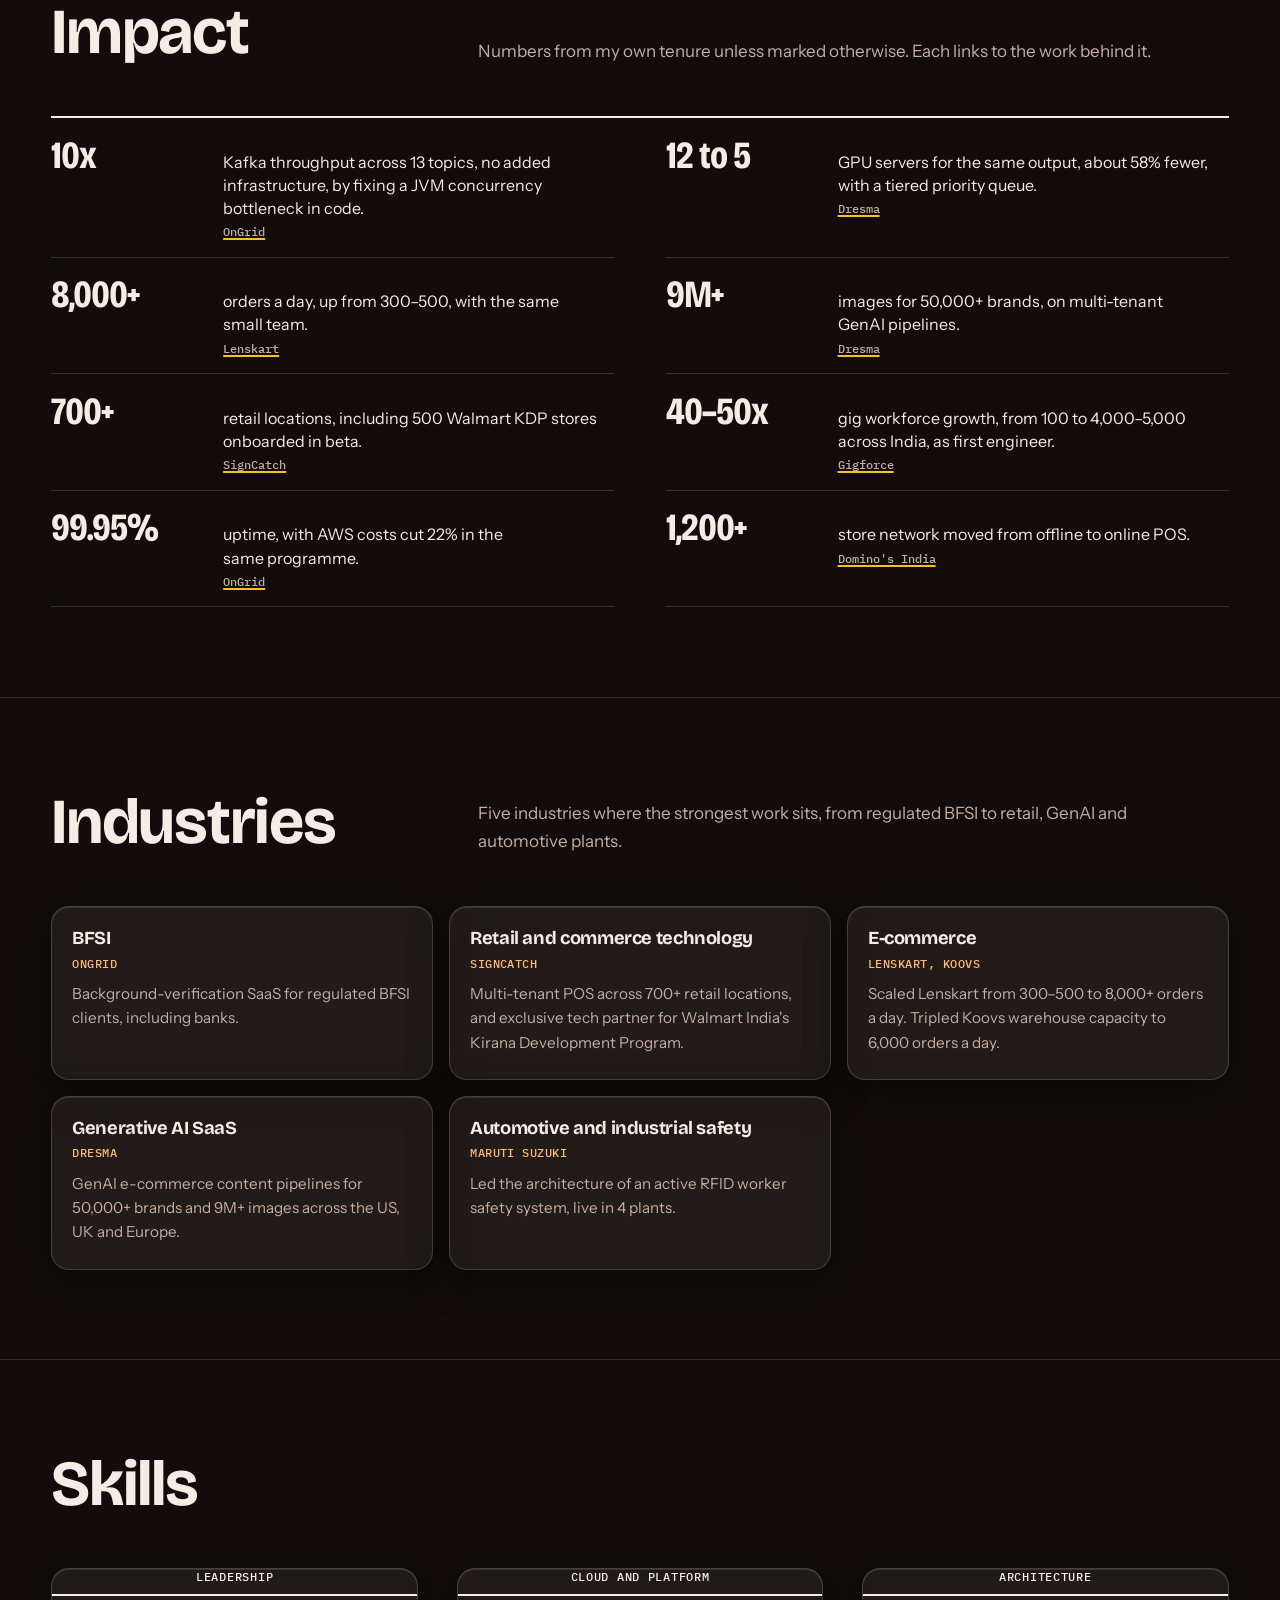
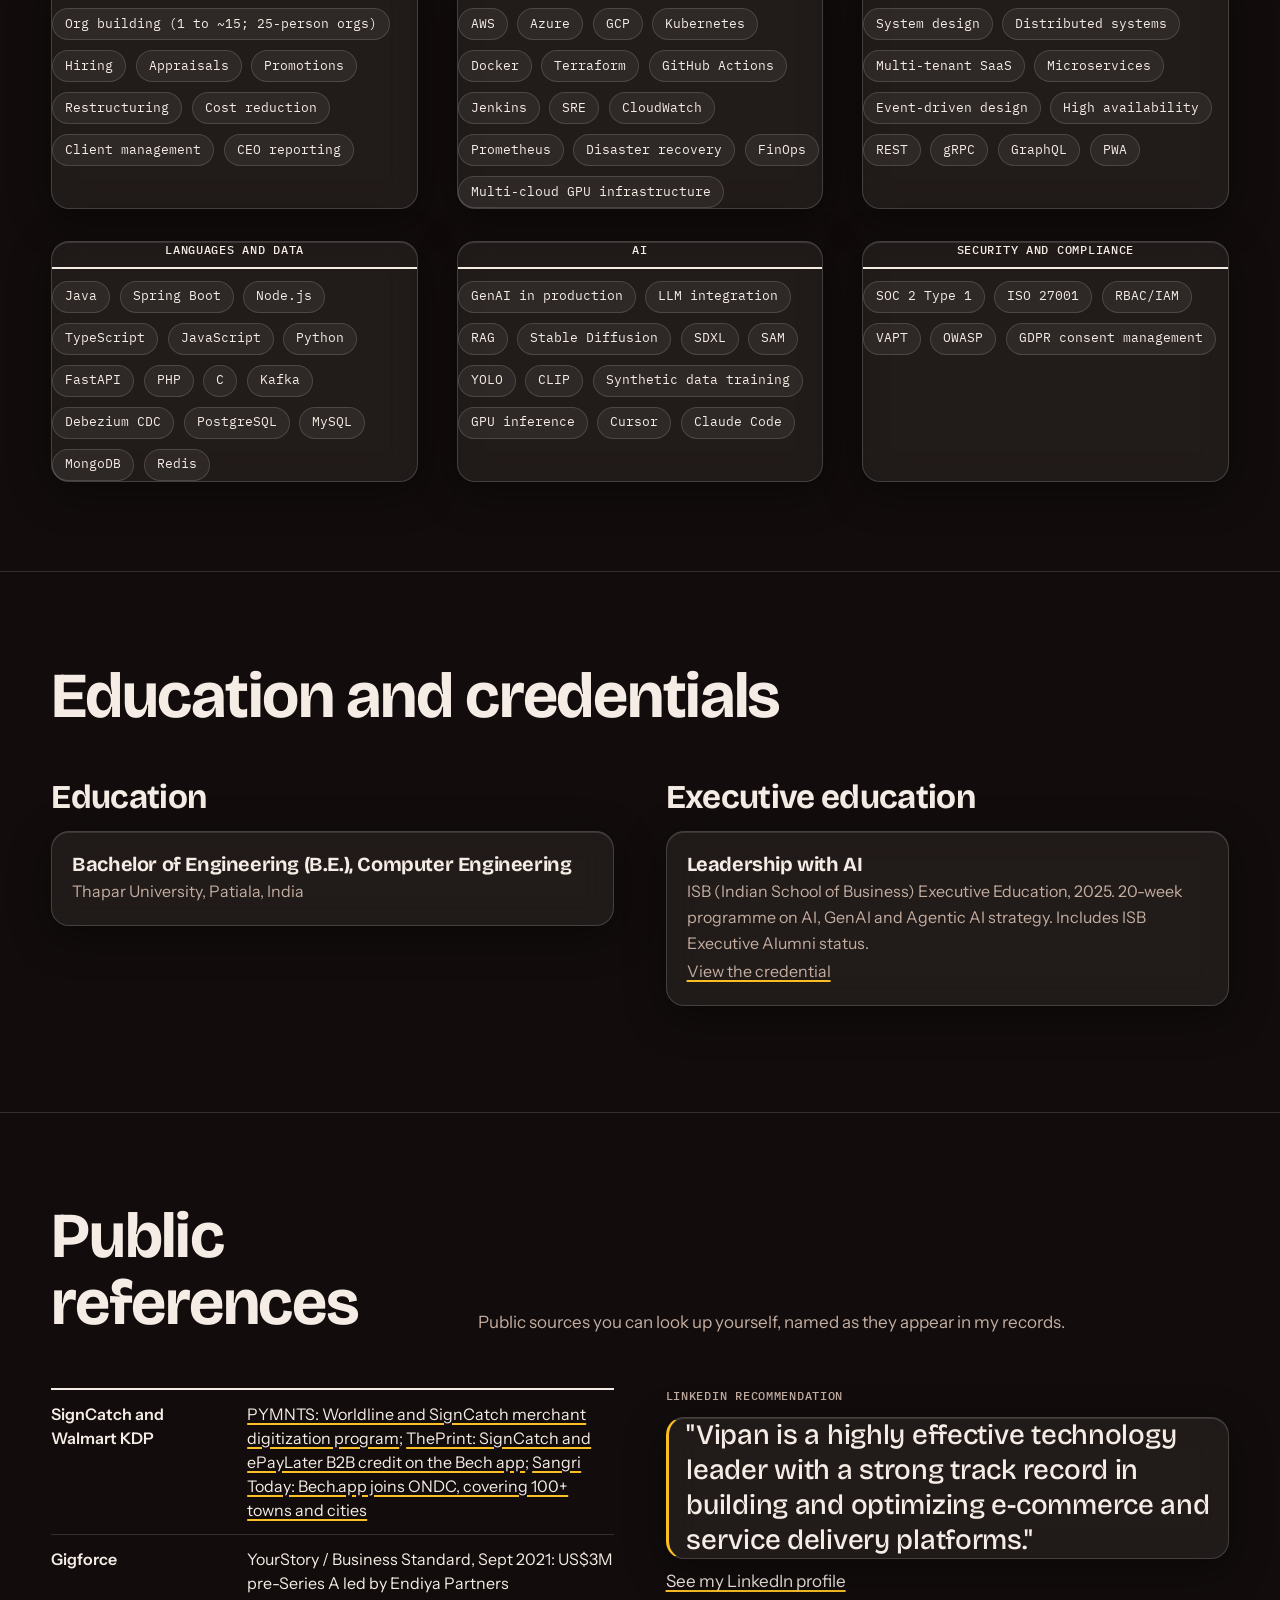
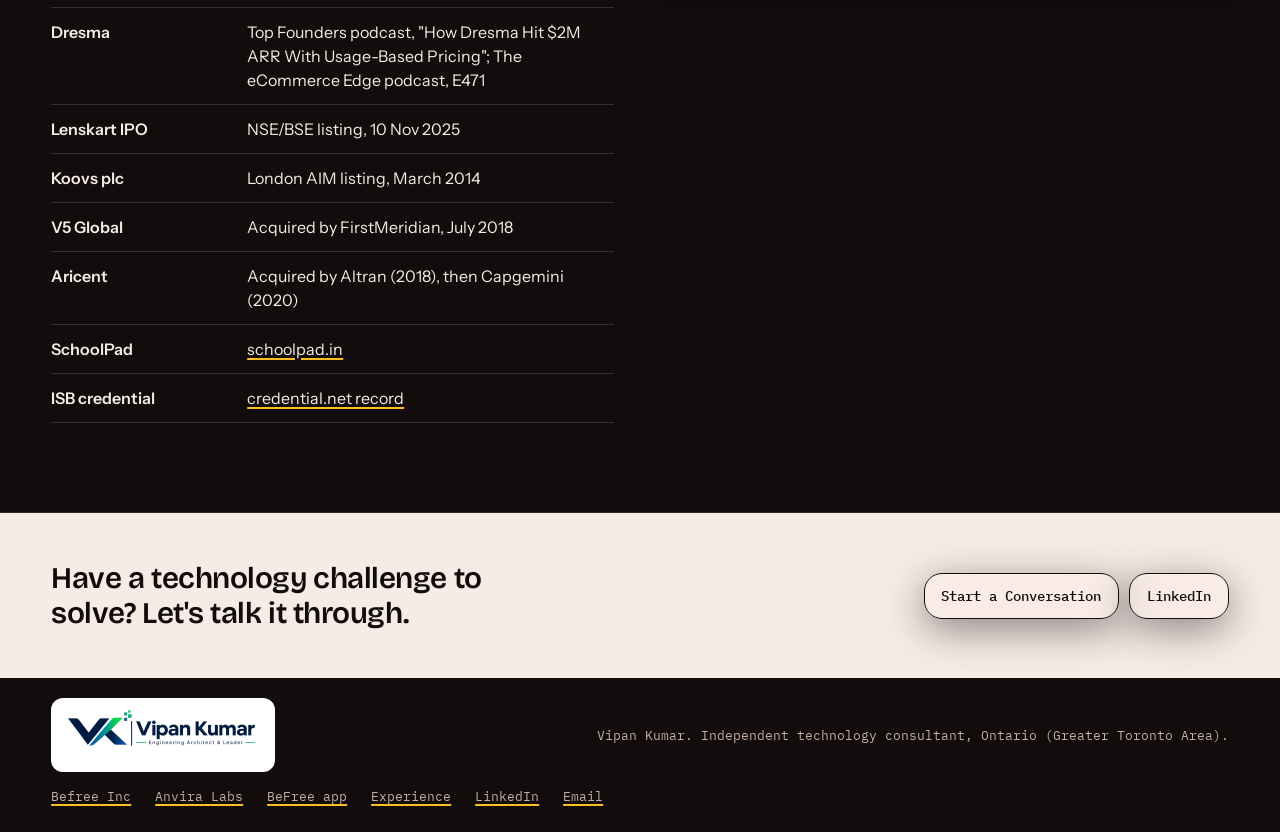
<file: experience.html>
<!doctype html>
<html lang="en-CA">
<head>
<meta charset="utf-8">
<meta name="viewport" content="width=device-width, initial-scale=1">
<title>Experience | Vipan Kumar, Engineering Leader &amp; Architect</title>
<meta name="description" content="The track record behind Vipan Kumar's technology consulting: every role with dates, measured results, industries, skills, education and public references.">
<meta name="author" content="Vipan Kumar">
<link rel="canonical" href="https://vipan.me/experience.html">
<meta name="robots" content="index, follow, max-image-preview:large">
<meta property="og:locale" content="en_CA">
<meta name="twitter:title" content="Experience | Vipan Kumar, Engineering Leader &amp; Architect">
<meta name="twitter:description" content="The track record behind Vipan Kumar's technology consulting: every role with dates, measured results, industries, skills, education and public references.">
<meta name="twitter:image" content="https://vipan.me/assets/vipan-kumar-portfolio-logo-assets/social/og-vipan-kumar.jpg">
<link rel="alternate" type="text/plain" href="https://vipan.me/llms.txt" title="LLM-readable summary">
<meta property="og:type" content="profile">
<meta property="og:site_name" content="Vipan Kumar">
<meta property="og:title" content="Experience | Vipan Kumar, Engineering Leader &amp; Architect">
<meta property="og:description" content="The track record behind Vipan Kumar's technology consulting: every role with dates, measured results, industries, skills, education and public references.">
<meta property="og:url" content="https://vipan.me/experience.html">
<meta property="og:image" content="https://vipan.me/assets/vipan-kumar-portfolio-logo-assets/social/og-vipan-kumar.jpg">
<meta property="og:image:width" content="1200">
<meta property="og:image:height" content="630">
<meta property="og:image:alt" content="Vipan Kumar, independent technology consultant, fractional CTO and software architect">
<meta name="twitter:card" content="summary_large_image">
<meta name="theme-color" media="(prefers-color-scheme: light)" content="#120d0c">
<meta name="theme-color" media="(prefers-color-scheme: dark)" content="#120d0c">
<link rel="icon" href="favicon.ico" sizes="any">
<link rel="icon" type="image/png" sizes="32x32" href="assets/img/brand/favicon-32.png">
<link rel="icon" type="image/png" sizes="192x192" href="assets/img/brand/favicon-192.png">
<link rel="apple-touch-icon" sizes="180x180" href="assets/img/brand/favicon-180.png">
<link rel="preload" href="assets/fonts/BricolageGrotesque-var-latin.woff2" as="font" type="font/woff2" crossorigin>
<link rel="stylesheet" href="assets/css/site.css?v=202611252200">
<script>document.documentElement.classList.add('js')</script>
<script>try{var q=new URLSearchParams(location.search).get('palette');if(q&&/^[a-z]+$/.test(q))document.documentElement.setAttribute('data-palette',q)}catch(e){}</script>

<script type="text/javascript">
    (function(c,l,a,r,i,t,y){
        c[a]=c[a]||function(){(c[a].q=c[a].q||[]).push(arguments)};
        t=l.createElement(r);t.async=1;t.src="https://www.clarity.ms/tag/"+i;
        y=l.getElementsByTagName(r)[0];y.parentNode.insertBefore(t,y);
    })(window, document, "clarity", "script", "z8hk6c4tax");
</script>
<meta name="twitter:image:alt" content="Vipan Kumar, independent technology consultant, fractional CTO and software architect">
</head>
<body>
<a class="skip" href="#main">Skip to content</a>
<header class="site-head"><div class="wrap">
<a class="brand" href="index.html"><img class="brand-mark" src="assets/img/brand/mark-96.png" alt="Vipan Kumar VK logo" width="38" height="38"><span>Vipan Kumar</span></a>
<button class="nav-toggle" type="button" aria-expanded="false" aria-controls="site-nav">Menu</button>
<nav class="site-nav" id="site-nav" aria-label="Main">
<a href="index.html">Home</a>
<a href="index.html#services">Services</a>
<a href="index.html#work">Case Studies</a>
<a href="index.html#about">About</a>
<a href="index.html#contact">Contact</a>
</nav>
</div></header>
<main id="main">
<div class="case-head"><div class="wrap">
<p class="label">Experience</p>
<h1>The track record</h1>
<p class="dek">Every role with dates, plus results, skills, education and public references, for anyone who wants the detail behind my consulting work. If you have a technology problem to solve, see <a href="index.html#services">how I can help</a>.</p>
</div></div>
<section class="section" id="career" aria-labelledby="career-h"><div class="wrap">
<div class="section-head"><h2 id="career-h">Career</h2><p>Every role, newest first. Each bar is drawn to scale on the same 2011–2026 axis.</p></div>
<div class="axis" aria-hidden="true"><span class="label">Dates</span><div class="axis-track"><span style="left:0.00%">2011</span><span style="left:31.25%">2016</span><span style="left:62.50%">2021</span><span style="left:93.75%">2026</span></div></div>
<ol>
<li class="role reveal">
<div class="role-when">2026 – Present</div>
<div>
<div class="track" aria-hidden="true"><i style="--s:93.75%;--w:5.21%"></i></div>
<h3>Principal Software Architect (Consultant)</h3>
<p class="org">Three consulting clients</p>
<p class="ctx">Technical guidance for three clients. I personally coded two of the three platforms.</p>
<ul><li><a href="work/dronecraft.html">DroneCraft Rides</a> (Sep 2026 – Present): sole architect and engineer of a video automation platform.</li><li><a href="work/zodiacbee.html">ZodiacBee.com</a> (Aug 2026 – Present, part-time): designed and built an SEO platform for North America. Launched 15 Oct 2026.</li><li><a href="work/maruti-suzuki-rfid.html">Maruti Suzuki India, Active RFID Worker Safety System</a> (Jan 2026 – Present): technical advisor; led the architecture. Deployed March 2026, live in 4 plants.</li></ul>

</div>
</li>
<li class="role reveal">
<div class="role-when">Mar 2025 – Jun 2026</div>
<div>
<div class="track" aria-hidden="true"><i style="--s:88.54%;--w:8.33%"></i></div>
<h3>Software Engineering Manager</h3>
<p class="org">OnGrid</p>
<p class="ctx">Gurugram, India. Background-verification SaaS for regulated BFSI clients, including banks. 21-person tech org, 10 direct reports.</p>
<ul><li>10x Kafka throughput across 13 topics; 99.95% uptime; AWS costs down 22%; led SOC 2 Type 1.</li></ul>
<a class="more" href="work/ongrid.html">Read the OnGrid case study</a>
</div>
</li>
<li class="role reveal">
<div class="role-when">Feb 2022 – Feb 2025</div>
<div>
<div class="track" aria-hidden="true"><i style="--s:69.27%;--w:19.27%"></i></div>
<h3>Technical Architect &amp; Lead Engineering Manager; previously Senior Engineering Manager</h3>
<p class="org">Dresma</p>
<p class="ctx">HQ USA; engineering in Gurugram, India. GenAI e-commerce content SaaS. Senior Engineering Manager Feb 2022 – Oct 2023; Technical Architect &amp; Lead Engineering Manager Nov 2023 – Feb 2025. Tech org of 25–30, reporting to the CEO.</p>
<ul><li>50,000+ brands and 9M+ images; GPU servers from 12 to 5 for the same output; platform still powers the company, since grown to US$2M ARR.</li></ul>
<a class="more" href="work/dresma.html">Read the Dresma case study</a>
</div>
</li>
<li class="role reveal">
<div class="role-when">May 2021 – Feb 2022</div>
<div>
<div class="track" aria-hidden="true"><i style="--s:64.58%;--w:5.21%"></i></div>
<h3>Senior Software Architect / Founding Engineer</h3>
<p class="org">Gigforce</p>
<p class="ctx">Gurugram, India. On-demand gig staffing platform; US$3M pre-Series A led by Endiya Partners (Sept 2021). Team grew from 1 engineer to about 15.</p>
<ul><li>Grew the gig workforce from 100 to 4,000–5,000 across India as first engineer.</li></ul>
<a class="more" href="work/gigforce.html">Read the Gigforce case study</a>
</div>
</li>
<li class="role reveal">
<div class="role-when">Sep 2019 – May 2021</div>
<div>
<div class="track" aria-hidden="true"><i style="--s:54.17%;--w:10.94%"></i></div>
<h3>Senior Software Architect</h3>
<p class="org">SignCatch Inc.</p>
<p class="ctx">Incorporated in California, USA; engineering in New Delhi. B2B retail-tech, POS and Retail Commerce-as-a-Service. Team of 25, reporting to the CEO.</p>
<ul><li>Exclusive tech partner for Walmart India's KDP; 700+ retail locations; ISO 27001 achieved.</li></ul>
<a class="more" href="work/signcatch-walmart-kdp.html">Read the SignCatch and Walmart KDP case study</a>
</div>
</li>
<li class="role reveal">
<div class="role-when">Aug 2018 – Sep 2019</div>
<div>
<div class="track" aria-hidden="true"><i style="--s:47.40%;--w:7.29%"></i></div>
<h3>Lead Software Scientist</h3>
<p class="org">Domino's India (Jubilant FoodWorks)</p>
<p class="ctx">Noida, India. Hands-on individual contributor on a 10-person PHP to Java migration team.</p>
<ul><li>Moved a 1,200+ store network from offline to online POS, reducing store setup cost and speeding up new store launches.</li><li>Designed the refund reconciliation engine for peak days of about US$420,000 in orders.</li><li>Revamped order management: real-time item availability, state-level taxes, dynamic pricing and a multi-language UI.</li><li>Integrated food aggregators and payment gateways for real-time order flow and kitchen dispatch.</li><li>Piloted kitchen-prep forecasting for 20-minute delivery, plus a train delivery pilot.</li></ul>

</div>
</li>
<li class="role reveal">
<div class="role-when">Nov 2016 – Aug 2018</div>
<div>
<div class="track" aria-hidden="true"><i style="--s:36.46%;--w:11.46%"></i></div>
<h3>Technical Lead</h3>
<p class="org">Koovs plc</p>
<p class="ctx">London, UK (AIM-listed 2014), India operations; worked with the UK team. Team of 3 engineers. Stack: PHP, Java, Microsoft Navision ERP.</p>
<ul><li>Tripled warehouse capacity from 2,000 to 6,000 orders a day with the same workforce by rewriting the supply chain system and automating warehouse operations.</li><li>Built a vendor portal that let suppliers handle stock-in and GRN themselves, reducing manpower needs.</li><li>Built vendor and stock management, PO/GRN automation, pigeon-hole picking, stock-take automation and conveyor belt integration.</li><li>Improved finance reporting accuracy through Navision integration; set up warehouse SOPs.</li></ul>

</div>
</li>
<li class="role reveal">
<div class="role-when">Feb 2016 – Nov 2016</div>
<div>
<div class="track" aria-hidden="true"><i style="--s:31.77%;--w:5.21%"></i></div>
<h3>Technical Team Lead</h3>
<p class="org">V5 Global Services (Infield Infotech)</p>
<p class="ctx">Delhi, India. Staffing and trade-marketing firm, acquired by FirstMeridian in July 2018. 8 direct reports. Stack: MEAN, migrated from legacy PHP.</p>
<ul><li>Rebuilt the entire architecture within 6 months, from legacy PHP to MEAN, for a workforce platform serving 10,000+ field workers across India.</li><li>The platform covered attendance, sales tracking, route management, training and HRMS.</li><li>Handled client discussions for Hindware, Usha, Whirlpool, Aircel, Airtel, Philips, Fitbit and Bajaj.</li></ul>

</div>
</li>
<li class="role reveal">
<div class="role-when">Jun 2013 – Feb 2016</div>
<div>
<div class="track" aria-hidden="true"><i style="--s:15.10%;--w:17.19%"></i></div>
<h3>Senior Software Engineer, then Technology Lead</h3>
<p class="org">Lenskart (Valyoo Technologies)</p>
<p class="ctx">Faridabad / Delhi NCR, India. Early 10-person tech team. Technology Lead from Sept 2014. Lenskart listed on NSE/BSE on 10 Nov 2025, after my tenure.</p>
<ul><li>Scaled the platform from 300–500 to 8,000+ orders a day with the same small team.</li></ul>
<a class="more" href="work/lenskart.html">Read the Lenskart case study</a>
</div>
</li>
<li class="role reveal">
<div class="role-when">Mar 2012 – Jun 2013</div>
<div>
<div class="track" aria-hidden="true"><i style="--s:7.29%;--w:8.33%"></i></div>
<h3>Software Scientist, then Senior Software Scientist</h3>
<p class="org">Samsung R&amp;D Institute (SRI)</p>
<p class="ctx">Bangalore, India. Promoted within 10 months.</p>
<ul><li>Chosen as one of six on the initial Tizen OS research team (2 India, 3 Korea, 1 Intel engineer), building a lightweight browser for low-power devices.</li><li>Customized the core of the WebKit2 engine to support 3D graphics and WebGL rendering on the Tizen browser.</li></ul>

</div>
</li>
<li class="role reveal">
<div class="role-when">Sep 2011 – Feb 2012</div>
<div>
<div class="track" aria-hidden="true"><i style="--s:4.17%;--w:3.12%"></i></div>
<h3>Software Engineer</h3>
<p class="org">Aricent (now Capgemini Engineering)</p>
<p class="ctx">Gurugram, India.</p>
<ul><li>Ranked top performer out of 26 in the Nalanda professional training program.</li><li>OS customization for BTS (Base Transceiver Station) boxes in C on Linux, for clients Airtel and BSNL.</li></ul>

</div>
</li>
<li class="role reveal">
<div class="role-when">Jan 2011 – Jun 2011</div>
<div>
<div class="track" aria-hidden="true"><i style="--s:0.00%;--w:3.12%"></i></div>
<h3>Software Intern</h3>
<p class="org">SchoolPad</p>
<p class="ctx">Chandigarh, India. School ERP.</p>
<ul><li>Built the multi-campus, multi-tenant beta platform with a team of 5 new graduates, using PHP and MySQL. It onboarded Chitkara University as beta client plus 3–5 Chandigarh schools.</li></ul>

</div>
</li>
</ol>
</div></section>

<section class="section" aria-labelledby="impact-h"><div class="wrap">
<div class="section-head"><h2 id="impact-h">Impact</h2><p>Numbers from my own tenure unless marked otherwise. Each links to the work behind it.</p></div>
<ul class="ledger">
<li class="reveal"><strong>10x</strong><p>Kafka throughput across 13 topics, no added infrastructure, by fixing a JVM concurrency bottleneck in code.<a class="src" href="work/ongrid.html">OnGrid</a></p></li>
<li class="reveal"><strong>12 to 5</strong><p>GPU servers for the same output, about 58% fewer, with a tiered priority queue.<a class="src" href="work/dresma.html">Dresma</a></p></li>
<li class="reveal"><strong>8,000+</strong><p>orders a day, up from 300–500, with the same small team.<a class="src" href="work/lenskart.html">Lenskart</a></p></li>
<li class="reveal"><strong>9M+</strong><p>images for 50,000+ brands, on multi-tenant GenAI pipelines.<a class="src" href="work/dresma.html">Dresma</a></p></li>
<li class="reveal"><strong>700+</strong><p>retail locations, including 500 Walmart KDP stores onboarded in beta.<a class="src" href="work/signcatch-walmart-kdp.html">SignCatch</a></p></li>
<li class="reveal"><strong>40–50x</strong><p>gig workforce growth, from 100 to 4,000–5,000 across India, as first engineer.<a class="src" href="work/gigforce.html">Gigforce</a></p></li>
<li class="reveal"><strong>99.95%</strong><p>uptime, with AWS costs cut 22% in the same programme.<a class="src" href="work/ongrid.html">OnGrid</a></p></li>
<li class="reveal"><strong>1,200+</strong><p>store network moved from offline to online POS.<a class="src" href="#career">Domino's India</a></p></li>
</ul>
</div></section>

<section class="section" id="industries" aria-labelledby="industries-h"><div class="wrap">
<div class="section-head"><h2 id="industries-h">Industries</h2><p>Five industries where the strongest work sits, from regulated BFSI to retail, GenAI and automotive plants.</p></div>
<ul class="industries">
<li class="reveal"><a href="work/ongrid.html"><h3>BFSI</h3><p class="ind-co">OnGrid</p><p>Background-verification SaaS for regulated BFSI clients, including banks.</p></a></li>
<li class="reveal"><a href="work/signcatch-walmart-kdp.html"><h3>Retail and commerce technology</h3><p class="ind-co">SignCatch</p><p>Multi-tenant POS across 700+ retail locations, and exclusive tech partner for Walmart India's Kirana Development Program.</p></a></li>
<li class="reveal"><a href="work/lenskart.html"><h3>E-commerce</h3><p class="ind-co">Lenskart, Koovs</p><p>Scaled Lenskart from 300–500 to 8,000+ orders a day. Tripled Koovs warehouse capacity to 6,000 orders a day.</p></a></li>
<li class="reveal"><a href="work/dresma.html"><h3>Generative AI SaaS</h3><p class="ind-co">Dresma</p><p>GenAI e-commerce content pipelines for 50,000+ brands and 9M+ images across the US, UK and Europe.</p></a></li>
<li class="reveal"><a href="work/maruti-suzuki-rfid.html"><h3>Automotive and industrial safety</h3><p class="ind-co">Maruti Suzuki</p><p>Led the architecture of an active RFID worker safety system, live in 4 plants.</p></a></li>
</ul>
</div></section>
<section class="section" id="skills" aria-labelledby="skills-h"><div class="wrap">
<div class="section-head"><h2 id="skills-h">Skills</h2></div>
<div class="skills">
<div class="reveal"><h3>Leadership</h3><ul class="tags"><li>Org building (1 to ~15; 25-person orgs)</li><li>Hiring</li><li>Appraisals</li><li>Promotions</li><li>Restructuring</li><li>Cost reduction</li><li>Client management</li><li>CEO reporting</li></ul></div>
<div class="reveal"><h3>Cloud and platform</h3><ul class="tags"><li>AWS</li><li>Azure</li><li>GCP</li><li>Kubernetes</li><li>Docker</li><li>Terraform</li><li>GitHub Actions</li><li>Jenkins</li><li>SRE</li><li>CloudWatch</li><li>Prometheus</li><li>Disaster recovery</li><li>FinOps</li><li>Multi-cloud GPU infrastructure</li></ul></div>
<div class="reveal"><h3>Architecture</h3><ul class="tags"><li>System design</li><li>Distributed systems</li><li>Multi-tenant SaaS</li><li>Microservices</li><li>Event-driven design</li><li>High availability</li><li>REST</li><li>gRPC</li><li>GraphQL</li><li>PWA</li></ul></div>
<div class="reveal"><h3>Languages and data</h3><ul class="tags"><li>Java</li><li>Spring Boot</li><li>Node.js</li><li>TypeScript</li><li>JavaScript</li><li>Python</li><li>FastAPI</li><li>PHP</li><li>C</li><li>Kafka</li><li>Debezium CDC</li><li>PostgreSQL</li><li>MySQL</li><li>MongoDB</li><li>Redis</li></ul></div>
<div class="reveal"><h3>AI</h3><ul class="tags"><li>GenAI in production</li><li>LLM integration</li><li>RAG</li><li>Stable Diffusion</li><li>SDXL</li><li>SAM</li><li>YOLO</li><li>CLIP</li><li>Synthetic data training</li><li>GPU inference</li><li>Cursor</li><li>Claude Code</li></ul></div>
<div class="reveal"><h3>Security and compliance</h3><ul class="tags"><li>SOC 2 Type 1</li><li>ISO 27001</li><li>RBAC/IAM</li><li>VAPT</li><li>OWASP</li><li>GDPR consent management</li></ul></div>
</div>
</div></section>
<section class="section" id="education" aria-labelledby="edu-h"><div class="wrap">
<div class="section-head"><h2 id="edu-h">Education and credentials</h2></div>
<div class="two">
<div>
<h3 class="sub-h">Education</h3>
<div class="entry"><h3>Bachelor of Engineering (B.E.), Computer Engineering</h3><p>Thapar University, Patiala, India</p></div>
</div>
<div>
<h3 class="sub-h">Executive education</h3>
<div class="entry"><h3>Leadership with AI</h3><p>ISB (Indian School of Business) Executive Education, 2025. 20-week programme on AI, GenAI and Agentic AI strategy. Includes ISB Executive Alumni status.</p><p><a href="https://www.credential.net/8fca11be-3d39-4c0f-8441-4ba1a1315897" rel="noopener">View the credential</a></p></div>
</div>
</div>
</div></section>

<section class="section" id="references" aria-labelledby="refs-h"><div class="wrap">
<div class="section-head"><h2 id="refs-h">Public references</h2><p>Public sources you can look up yourself, named as they appear in my records.</p></div>
<div class="two">
<ul class="refs">
<li><b>SignCatch and Walmart KDP</b><span><a href="https://www.pymnts.com/partnerships/2023/worldline-and-signcatch-launch-merchant-digitization-program-in-india/" target="_blank" rel="noopener noreferrer">PYMNTS: Worldline and SignCatch merchant digitization program</a>; <a href="https://theprint.in/ani-press-releases/signcatch-partners-epaylater-to-enable-b2b-credit-for-small-retailers-on-bech-app/679714/" target="_blank" rel="noopener noreferrer">ThePrint: SignCatch and ePayLater B2B credit on the Bech app</a>; <a href="https://www.sangritoday.com/spotlight/signcatchs-decentralized-seller-platform-bechapp-joins-ondc-covering-100-towns-and-cities-across-india" target="_blank" rel="noopener noreferrer">Sangri Today: Bech.app joins ONDC, covering 100+ towns and cities</a></span></li>
<li><b>Gigforce</b><span>YourStory / Business Standard, Sept 2021: US$3M pre-Series A led by Endiya Partners</span></li>
<li><b>Dresma</b><span>Top Founders podcast, "How Dresma Hit $2M ARR With Usage-Based Pricing"; The eCommerce Edge podcast, E471</span></li>
<li><b>Lenskart IPO</b><span>NSE/BSE listing, 10 Nov 2025</span></li>
<li><b>Koovs plc</b><span>London AIM listing, March 2014</span></li>
<li><b>V5 Global</b><span>Acquired by FirstMeridian, July 2018</span></li>
<li><b>Aricent</b><span>Acquired by Altran (2018), then Capgemini (2020)</span></li>
<li><b>SchoolPad</b><span><a href="https://schoolpad.in" rel="noopener">schoolpad.in</a></span></li>
<li><b>ISB credential</b><span><a href="https://www.credential.net/8fca11be-3d39-4c0f-8441-4ba1a1315897" rel="noopener">credential.net record</a></span></li>
</ul>
<div>
<p class="label" style="margin-bottom:.75rem">LinkedIn recommendation</p>
<blockquote class="rec">"Vipan is a highly effective technology leader with a strong track record in building and optimizing e-commerce and service delivery platforms."</blockquote>
<p class="rec-src"><a href="https://www.linkedin.com/in/vipankverma/" rel="me">See my LinkedIn profile</a></p>
</div>
</div>
</div></section>
</main>
<aside class="case-cta" aria-label="Contact"><div class="wrap">
<p>Have a technology challenge to solve? Let's talk it through.</p>
<div class="actions"><a class="btn" href="index.html#contact">Start a Conversation</a><a class="btn" href="https://www.linkedin.com/in/vipankverma/" rel="me">LinkedIn</a></div>
</div></aside>
<footer class="site-foot"><div class="wrap">
<a class="foot-logo" href="index.html"><img src="assets/vipan-kumar-portfolio-logo-assets/logo/vipan-kumar-logo-400.webp" alt="Vipan Kumar, Engineering Architect and Leader" width="200" height="58" loading="lazy"></a>
<span>Vipan Kumar. Independent technology consultant, Ontario (Greater Toronto Area).</span>
<nav class="foot-nav" aria-label="Secondary"><a href="https://befreefit.ca/">Befree Inc</a><a href="https://www.anviralabs.com/">Anvira Labs</a><a href="https://www.befree.fit/">BeFree app</a><a href="experience.html">Experience</a><a href="https://www.linkedin.com/in/vipankverma/" rel="me">LinkedIn</a><a href="mailto:vipankverma03@gmail.com">Email</a></nav>
</div></footer>
<script src="assets/js/site.js?v=202611042500"></script>
</body>
</html>
</file>
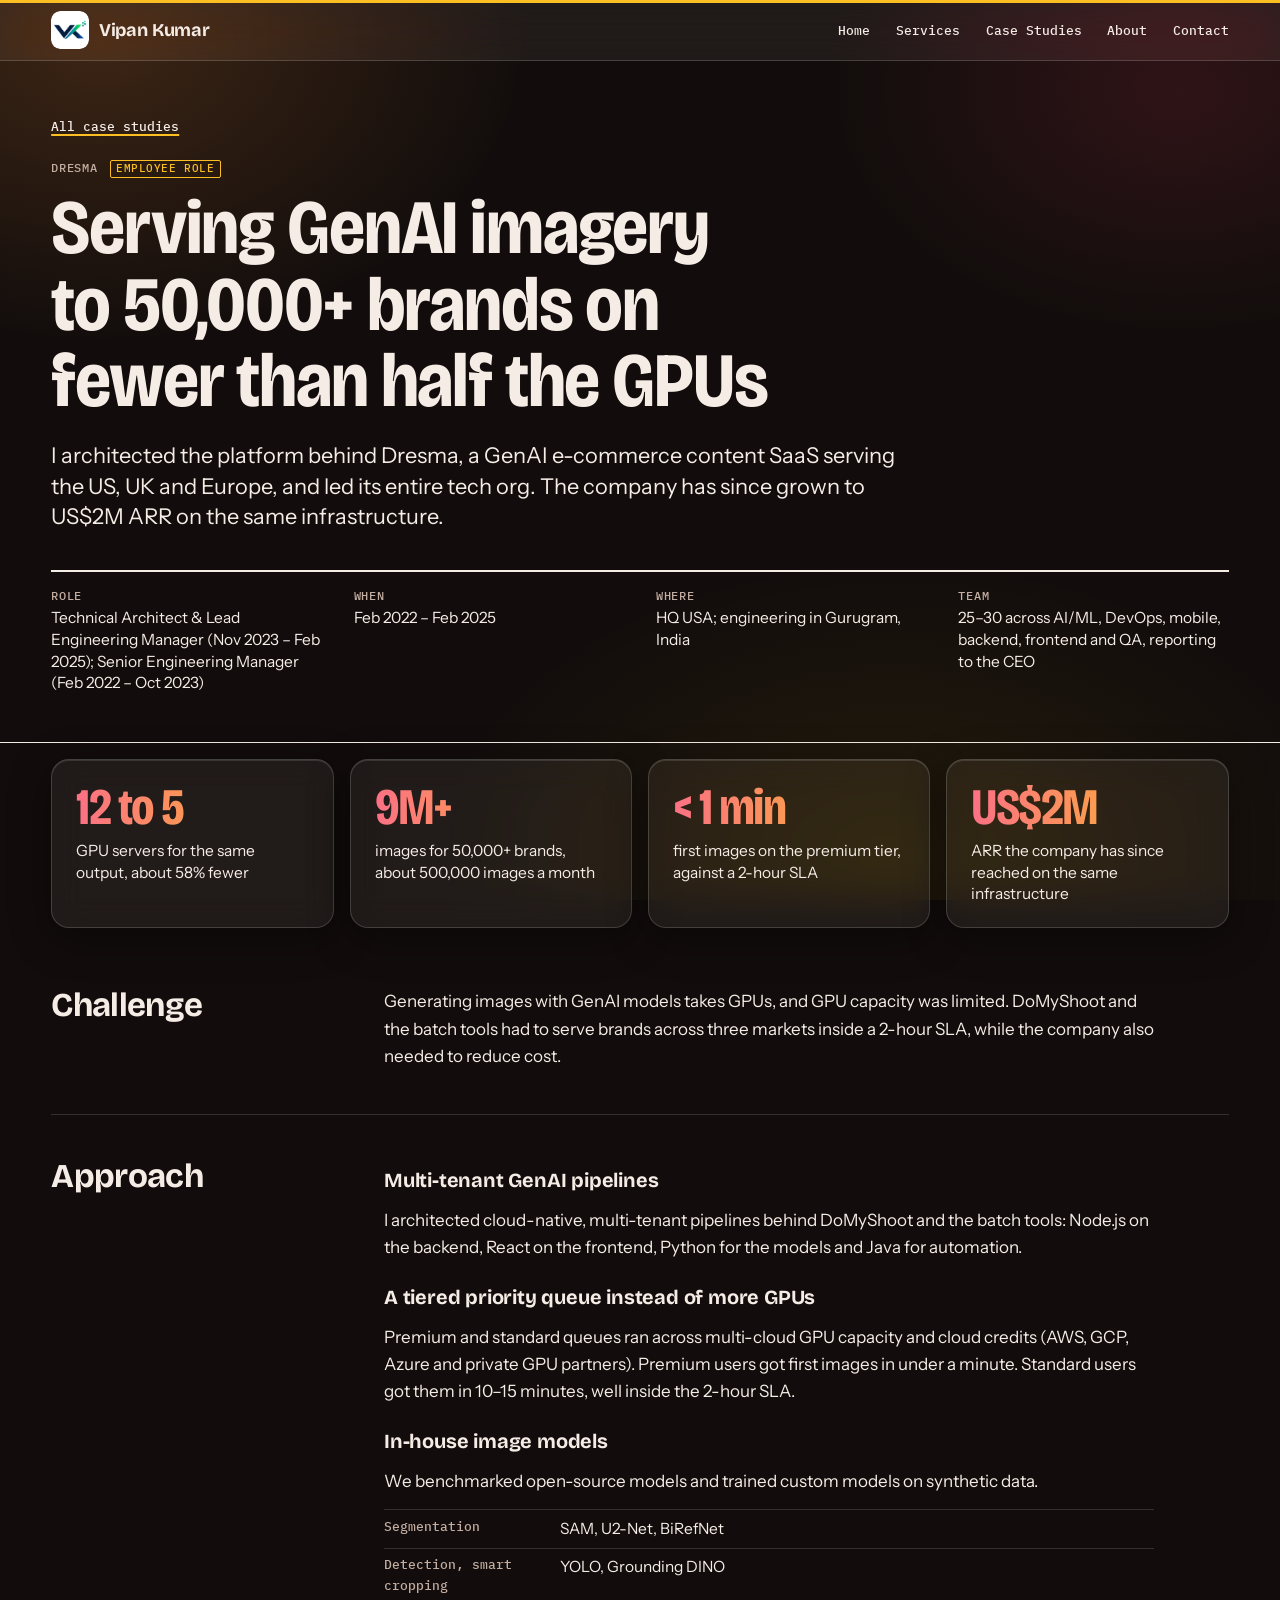
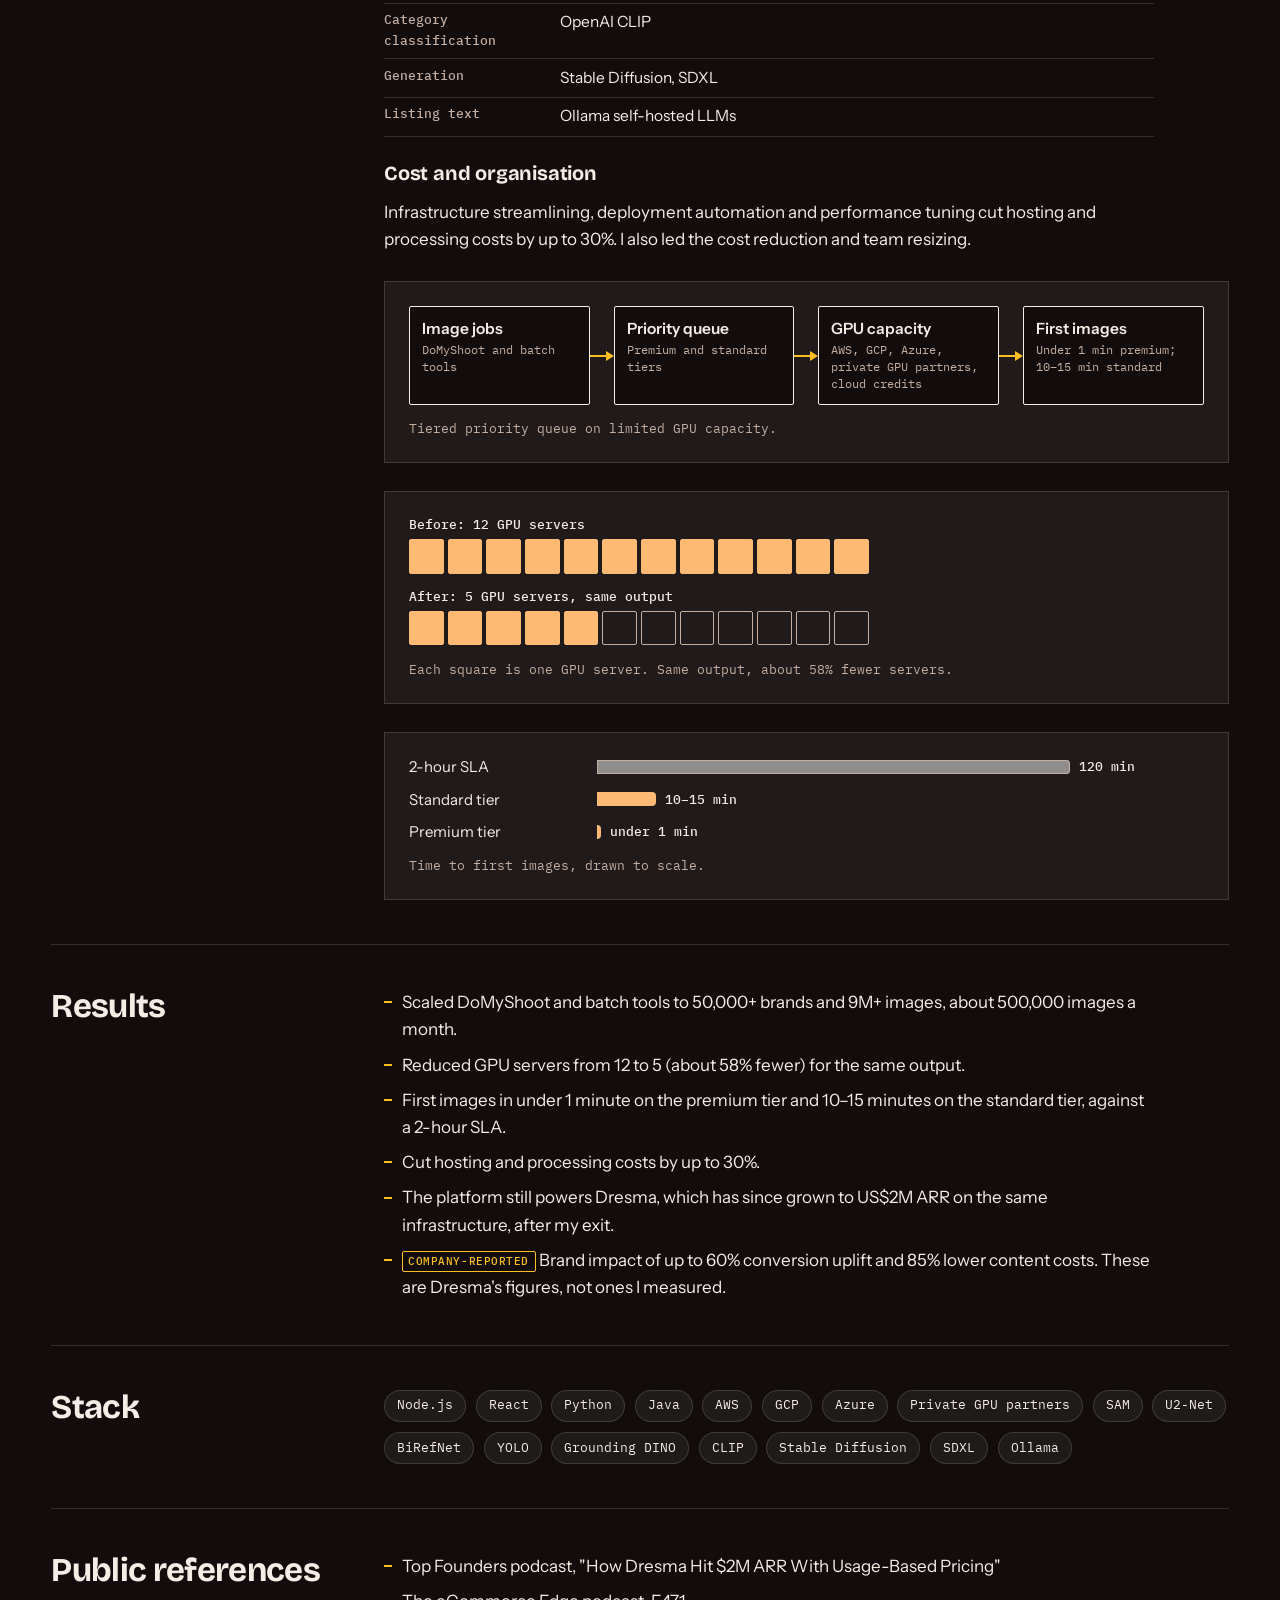
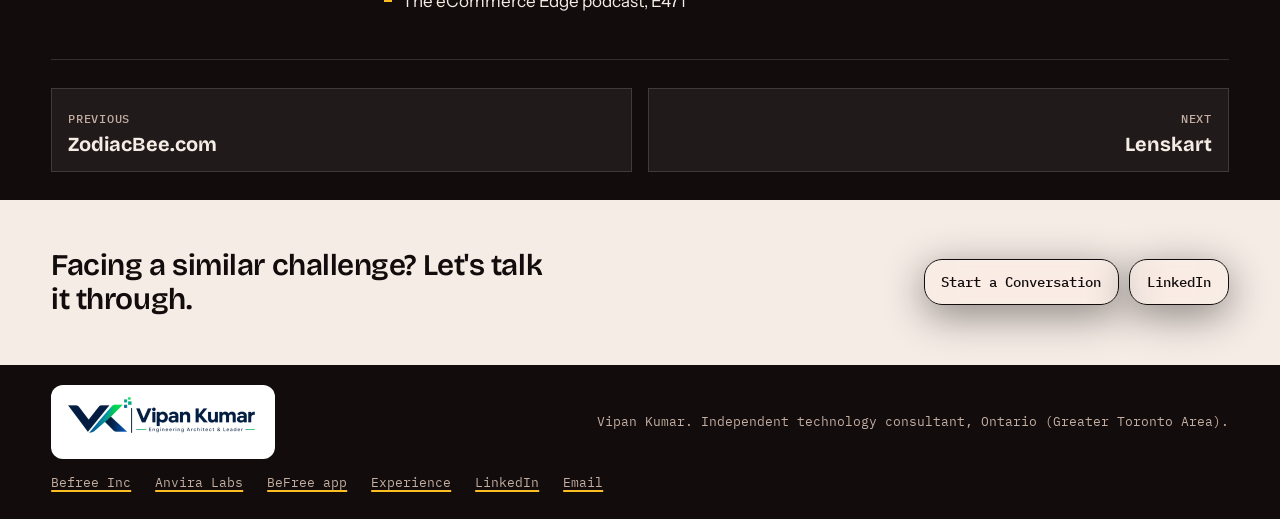
<file: work/dresma.html>
<!doctype html>
<html lang="en-CA">
<head>
<meta charset="utf-8">
<meta name="viewport" content="width=device-width, initial-scale=1">
<title>Dresma GenAI Platform Architecture | Vipan Kumar</title>
<meta name="description" content="Case study: how Vipan Kumar architected Dresma's multi-tenant GenAI pipelines, scaled to 50,000+ brands and 9M+ images, and cut GPU servers from 12 to 5 with a tiered priority queue.">
<meta name="author" content="Vipan Kumar">
<link rel="canonical" href="https://vipan.me/work/dresma.html">
<meta property="og:type" content="article">
<meta property="og:site_name" content="Vipan Kumar">
<meta property="og:title" content="Dresma GenAI Platform Architecture | Vipan Kumar">
<meta property="og:description" content="Case study: how Vipan Kumar architected Dresma's multi-tenant GenAI pipelines, scaled to 50,000+ brands and 9M+ images, and cut GPU servers from 12 to 5 with a tiered priority queue.">
<meta property="og:url" content="https://vipan.me/work/dresma.html">
<meta property="og:image" content="https://vipan.me/assets/vipan-kumar-portfolio-logo-assets/social/og-vipan-kumar.jpg">
<meta property="og:image:width" content="1200">
<meta property="og:image:height" content="630">
<meta property="og:image:alt" content="Vipan Kumar, independent technology consultant, fractional CTO and software architect">
<meta name="twitter:card" content="summary_large_image">
<meta name="theme-color" media="(prefers-color-scheme: light)" content="#120d0c">
<meta name="theme-color" media="(prefers-color-scheme: dark)" content="#120d0c">
<link rel="icon" href="../favicon.ico" sizes="any">
<link rel="icon" type="image/png" sizes="32x32" href="../assets/img/brand/favicon-32.png">
<link rel="icon" type="image/png" sizes="192x192" href="../assets/img/brand/favicon-192.png">
<link rel="apple-touch-icon" sizes="180x180" href="../assets/img/brand/favicon-180.png">
<link rel="preload" href="../assets/fonts/BricolageGrotesque-var-latin.woff2" as="font" type="font/woff2" crossorigin>
<link rel="stylesheet" href="../assets/css/site.css?v=202611252200">
<script>document.documentElement.classList.add('js')</script>
<script type="application/ld+json">{"@context": "https://schema.org", "@type": "Article", "headline": "Serving GenAI imagery to 50,000+ brands on fewer than half the GPUs", "description": "Case study: how Vipan Kumar architected Dresma's multi-tenant GenAI pipelines, scaled to 50,000+ brands and 9M+ images, and cut GPU servers from 12 to 5 with a tiered priority queue.", "url": "https://vipan.me/work/dresma.html", "author": {"@type": "Person", "name": "Vipan Kumar", "url": "https://vipan.me/", "sameAs": ["https://www.linkedin.com/in/vipankverma/"]}}</script>
<script type="text/javascript">
    (function(c,l,a,r,i,t,y){
        c[a]=c[a]||function(){(c[a].q=c[a].q||[]).push(arguments)};
        t=l.createElement(r);t.async=1;t.src="https://www.clarity.ms/tag/"+i;
        y=l.getElementsByTagName(r)[0];y.parentNode.insertBefore(t,y);
    })(window, document, "clarity", "script", "z8hk6c4tax");
</script>
<meta name="robots" content="index, follow, max-image-preview:large">
<meta name="twitter:title" content="Dresma GenAI Platform Architecture | Vipan Kumar">
<meta name="twitter:description" content="Case study: how Vipan Kumar architected Dresma's multi-tenant GenAI pipelines, scaled to 50,000+ brands and 9M+ images, and cut GPU servers from 12 to 5 with a tiered priority queue.">
<meta name="twitter:image" content="https://vipan.me/assets/vipan-kumar-portfolio-logo-assets/social/og-vipan-kumar.jpg">
<meta name="twitter:image:alt" content="Vipan Kumar, independent technology consultant, fractional CTO and software architect">
</head>
<body>
<a class="skip" href="#main">Skip to content</a>
<div class="progress" aria-hidden="true"></div>
<header class="site-head"><div class="wrap">
<a class="brand" href="../index.html"><img class="brand-mark" src="../assets/img/brand/mark-96.png" alt="Vipan Kumar VK logo" width="38" height="38"><span>Vipan Kumar</span></a>
<button class="nav-toggle" type="button" aria-expanded="false" aria-controls="site-nav">Menu</button>
<nav class="site-nav" id="site-nav" aria-label="Main">
<a href="../index.html">Home</a>
<a href="../index.html#services">Services</a>
<a href="../index.html#work">Case Studies</a>
<a href="../index.html#about">About</a>
<a href="../index.html#contact">Contact</a>
</nav>
</div></header>
<main id="main">
<div class="case-head"><div class="wrap">
<a class="crumb" href="../index.html#work">All case studies</a>
<p class="label case-kind">Dresma <span class="flag">Employee role</span></p>
<h1>Serving GenAI imagery to 50,000+ brands on fewer than half the GPUs</h1>
<p class="dek">I architected the platform behind Dresma, a GenAI e-commerce content SaaS serving the US, UK and Europe, and led its entire tech org. The company has since grown to US$2M ARR on the same infrastructure.</p>
<dl class="case-meta">
<div><dt class="label">Role</dt><dd>Technical Architect &amp; Lead Engineering Manager (Nov 2023 – Feb 2025); Senior Engineering Manager (Feb 2022 – Oct 2023)</dd></div>
<div><dt class="label">When</dt><dd>Feb 2022 – Feb 2025</dd></div>
<div><dt class="label">Where</dt><dd>HQ USA; engineering in Gurugram, India</dd></div>
<div><dt class="label">Team</dt><dd>25–30 across AI/ML, DevOps, mobile, backend, frontend and QA, reporting to the CEO</dd></div>
</dl>
</div></div>
<div class="wrap">
<ul class="metrics" aria-label="Key numbers">
<li><strong>12 to 5</strong><span>GPU servers for the same output, about 58% fewer</span></li>
<li><strong>9M+</strong><span>images for 50,000+ brands, about 500,000 images a month</span></li>
<li><strong>&lt; 1 min</strong><span>first images on the premium tier, against a 2-hour SLA</span></li>
<li><strong>US$2M</strong><span>ARR the company has since reached on the same infrastructure</span></li>
</ul>
<section class="case-sec reveal"><h2>Challenge</h2><div class="prose"><p>Generating images with GenAI models takes GPUs, and GPU capacity was limited. DoMyShoot and the batch tools had to serve brands across three markets inside a 2-hour SLA, while the company also needed to reduce cost.</p></div></section>
<section class="case-sec"><h2>Approach</h2><div class="figs"><div class="prose"><h3>Multi-tenant GenAI pipelines</h3><p>I architected cloud-native, multi-tenant pipelines behind DoMyShoot and the batch tools: Node.js on the backend, React on the frontend, Python for the models and Java for automation.</p>
<h3>A tiered priority queue instead of more GPUs</h3><p>Premium and standard queues ran across multi-cloud GPU capacity and cloud credits (AWS, GCP, Azure and private GPU partners). Premium users got first images in under a minute. Standard users got them in 10–15 minutes, well inside the 2-hour SLA.</p>
<h3>In-house image models</h3><p>We benchmarked open-source models and trained custom models on synthetic data.</p>
<dl class="model-table"><div><dt>Segmentation</dt><dd>SAM, U2-Net, BiRefNet</dd></div><div><dt>Detection, smart cropping</dt><dd>YOLO, Grounding DINO</dd></div><div><dt>Category classification</dt><dd>OpenAI CLIP</dd></div><div><dt>Generation</dt><dd>Stable Diffusion, SDXL</dd></div><div><dt>Listing text</dt><dd>Ollama self-hosted LLMs</dd></div></dl>
<h3>Cost and organisation</h3><p>Infrastructure streamlining, deployment automation and performance tuning cut hosting and processing costs by up to 30%. I also led the cost reduction and team resizing.</p></div><figure class="fig"><ol class="flow"><li><b>Image jobs</b><span>DoMyShoot and batch tools</span></li><li><b>Priority queue</b><span>Premium and standard tiers</span></li><li><b>GPU capacity</b><span>AWS, GCP, Azure, private GPU partners, cloud credits</span></li><li><b>First images</b><span>Under 1 min premium; 10–15 min standard</span></li></ol><figcaption>Tiered priority queue on limited GPU capacity.</figcaption></figure><figure class="fig"><div class="unit-row"><b>Before: 12 GPU servers</b><div class="units" aria-hidden="true"><i class="on"></i><i class="on"></i><i class="on"></i><i class="on"></i><i class="on"></i><i class="on"></i><i class="on"></i><i class="on"></i><i class="on"></i><i class="on"></i><i class="on"></i><i class="on"></i></div></div><div class="unit-row"><b>After: 5 GPU servers, same output</b><div class="units" aria-hidden="true"><i class="on"></i><i class="on"></i><i class="on"></i><i class="on"></i><i class="on"></i><i class=""></i><i class=""></i><i class=""></i><i class=""></i><i class=""></i><i class=""></i><i class=""></i></div></div><figcaption>Each square is one GPU server. Same output, about 58% fewer servers.</figcaption></figure><figure class="fig"><dl class="scale"><div><dt>2-hour SLA</dt><dd><span class="b ref" style="--v:100%"></span>120 min</dd></div><div><dt>Standard tier</dt><dd><span class="b" style="--v:12.5%"></span>10–15 min</dd></div><div><dt>Premium tier</dt><dd><span class="b" style="--v:0.8%"></span>under 1 min</dd></div></dl><figcaption>Time to first images, drawn to scale.</figcaption></figure></div></section>
<section class="case-sec reveal"><h2>Results</h2><div class="prose"><ul><li>Scaled DoMyShoot and batch tools to 50,000+ brands and 9M+ images, about 500,000 images a month.</li><li>Reduced GPU servers from 12 to 5 (about 58% fewer) for the same output.</li><li>First images in under 1 minute on the premium tier and 10–15 minutes on the standard tier, against a 2-hour SLA.</li><li>Cut hosting and processing costs by up to 30%.</li><li>The platform still powers Dresma, which has since grown to US$2M ARR on the same infrastructure, after my exit.</li><li><span class="flag">Company-reported</span> Brand impact of up to 60% conversion uplift and 85% lower content costs. These are Dresma's figures, not ones I measured.</li></ul></div></section>
<section class="case-sec reveal"><h2>Stack</h2><div><ul class="tags"><li>Node.js</li><li>React</li><li>Python</li><li>Java</li><li>AWS</li><li>GCP</li><li>Azure</li><li>Private GPU partners</li><li>SAM</li><li>U2-Net</li><li>BiRefNet</li><li>YOLO</li><li>Grounding DINO</li><li>CLIP</li><li>Stable Diffusion</li><li>SDXL</li><li>Ollama</li></ul></div></section>
<section class="case-sec reveal"><h2>Public references</h2><div class="prose"><ul><li>Top Founders podcast, "How Dresma Hit $2M ARR With Usage-Based Pricing"</li><li>The eCommerce Edge podcast, E471</li></ul></div></section>
<nav class="case-nav" aria-label="More case studies">
<a href="zodiacbee.html"><span class="label">Previous</span><b>ZodiacBee.com</b></a>
<a class="next" href="lenskart.html"><span class="label">Next</span><b>Lenskart</b></a>
</nav>
</div>
</main>
<aside class="case-cta" aria-label="Contact"><div class="wrap">
<p>Facing a similar challenge? Let's talk it through.</p>
<div class="actions"><a class="btn" href="../index.html#contact">Start a Conversation</a><a class="btn" href="https://www.linkedin.com/in/vipankverma/" rel="me">LinkedIn</a></div>
</div></aside>
<footer class="site-foot"><div class="wrap">
<a class="foot-logo" href="../index.html"><img src="../assets/vipan-kumar-portfolio-logo-assets/logo/vipan-kumar-logo-400.webp" alt="Vipan Kumar, Engineering Architect and Leader" width="200" height="58" loading="lazy"></a>
<span>Vipan Kumar. Independent technology consultant, Ontario (Greater Toronto Area).</span>
<nav class="foot-nav" aria-label="Secondary"><a href="https://befreefit.ca/">Befree Inc</a><a href="https://www.anviralabs.com/">Anvira Labs</a><a href="https://www.befree.fit/">BeFree app</a><a href="../experience.html">Experience</a><a href="https://www.linkedin.com/in/vipankverma/" rel="me">LinkedIn</a><a href="mailto:vipankverma03@gmail.com">Email</a></nav>
</div></footer>
<script src="../assets/js/site.js?v=202611042500"></script>
</body>
</html>
</file>
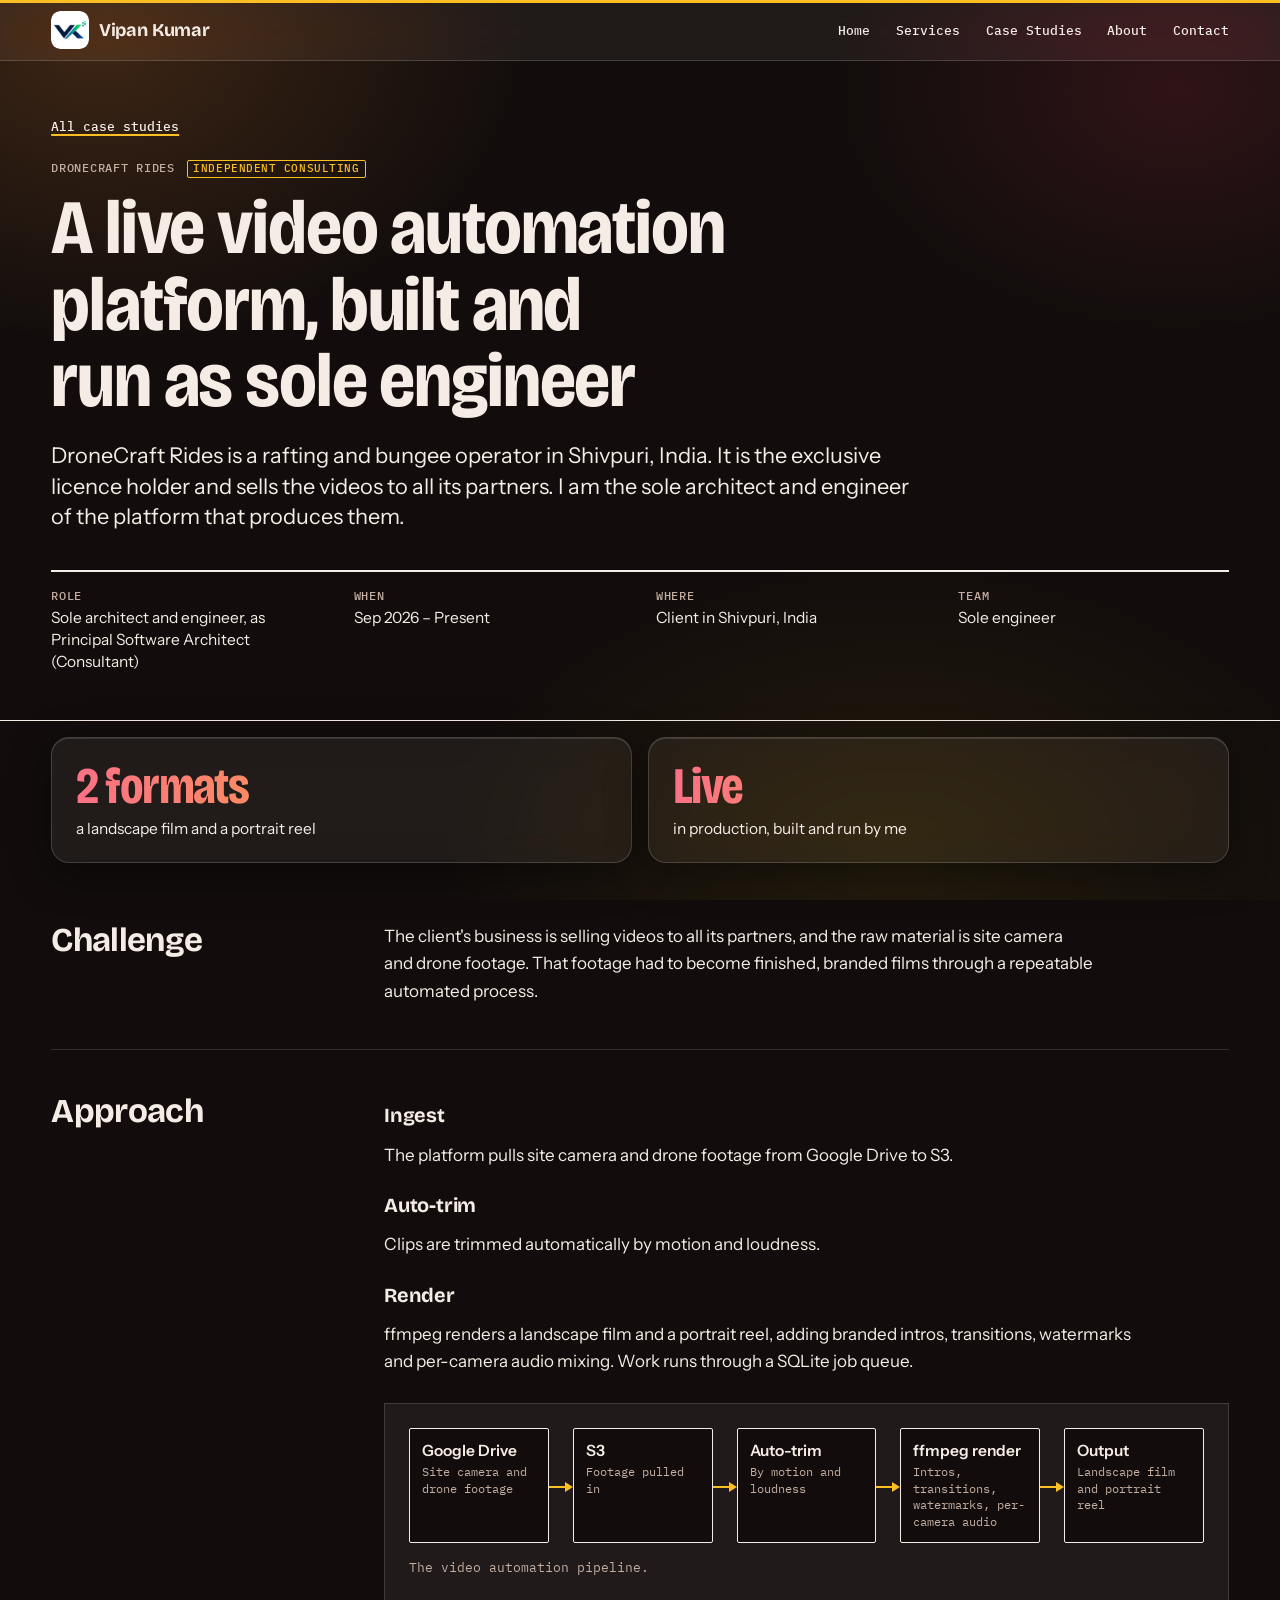
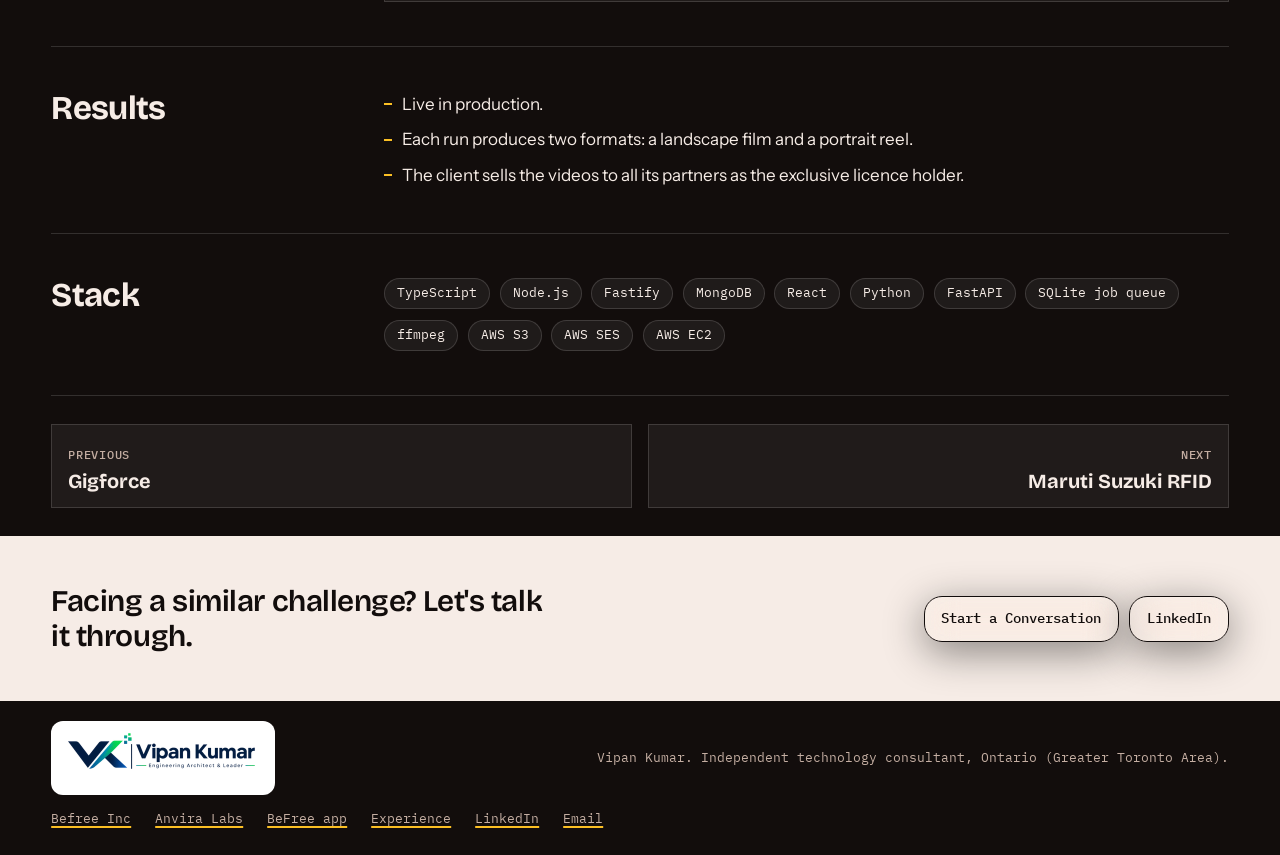
<file: work/dronecraft.html>
<!doctype html>
<html lang="en-CA">
<head>
<meta charset="utf-8">
<meta name="viewport" content="width=device-width, initial-scale=1">
<title>DroneCraft Video Automation Platform Case Study | Vipan Kumar</title>
<meta name="description" content="Case study: DroneCraft Rides, a live video automation platform built by Vipan Kumar as sole architect and engineer with TypeScript, Node.js, Python, FastAPI, MongoDB, ffmpeg and AWS.">
<meta name="author" content="Vipan Kumar">
<link rel="canonical" href="https://vipan.me/work/dronecraft.html">
<meta property="og:type" content="article">
<meta property="og:site_name" content="Vipan Kumar">
<meta property="og:title" content="DroneCraft Video Automation Platform Case Study | Vipan Kumar">
<meta property="og:description" content="Case study: DroneCraft Rides, a live video automation platform built by Vipan Kumar as sole architect and engineer with TypeScript, Node.js, Python, FastAPI, MongoDB, ffmpeg and AWS.">
<meta property="og:url" content="https://vipan.me/work/dronecraft.html">
<meta property="og:image" content="https://vipan.me/assets/vipan-kumar-portfolio-logo-assets/social/og-vipan-kumar.jpg">
<meta property="og:image:width" content="1200">
<meta property="og:image:height" content="630">
<meta property="og:image:alt" content="Vipan Kumar, independent technology consultant, fractional CTO and software architect">
<meta name="twitter:card" content="summary_large_image">
<meta name="theme-color" media="(prefers-color-scheme: light)" content="#120d0c">
<meta name="theme-color" media="(prefers-color-scheme: dark)" content="#120d0c">
<link rel="icon" href="../favicon.ico" sizes="any">
<link rel="icon" type="image/png" sizes="32x32" href="../assets/img/brand/favicon-32.png">
<link rel="icon" type="image/png" sizes="192x192" href="../assets/img/brand/favicon-192.png">
<link rel="apple-touch-icon" sizes="180x180" href="../assets/img/brand/favicon-180.png">
<link rel="preload" href="../assets/fonts/BricolageGrotesque-var-latin.woff2" as="font" type="font/woff2" crossorigin>
<link rel="stylesheet" href="../assets/css/site.css?v=202611252200">
<script>document.documentElement.classList.add('js')</script>
<script type="application/ld+json">{"@context": "https://schema.org", "@type": "Article", "headline": "A live video automation platform, built and run as sole engineer", "description": "Case study: DroneCraft Rides, a live video automation platform built by Vipan Kumar as sole architect and engineer with TypeScript, Node.js, Python, FastAPI, MongoDB, ffmpeg and AWS.", "url": "https://vipan.me/work/dronecraft.html", "author": {"@type": "Person", "name": "Vipan Kumar", "url": "https://vipan.me/", "sameAs": ["https://www.linkedin.com/in/vipankverma/"]}}</script>
<script type="text/javascript">
    (function(c,l,a,r,i,t,y){
        c[a]=c[a]||function(){(c[a].q=c[a].q||[]).push(arguments)};
        t=l.createElement(r);t.async=1;t.src="https://www.clarity.ms/tag/"+i;
        y=l.getElementsByTagName(r)[0];y.parentNode.insertBefore(t,y);
    })(window, document, "clarity", "script", "z8hk6c4tax");
</script>
<meta name="robots" content="index, follow, max-image-preview:large">
<meta name="twitter:title" content="DroneCraft Video Automation Platform Case Study | Vipan Kumar">
<meta name="twitter:description" content="Case study: DroneCraft Rides, a live video automation platform built by Vipan Kumar as sole architect and engineer with TypeScript, Node.js, Python, FastAPI, MongoDB, ffmpeg and AWS.">
<meta name="twitter:image" content="https://vipan.me/assets/vipan-kumar-portfolio-logo-assets/social/og-vipan-kumar.jpg">
<meta name="twitter:image:alt" content="Vipan Kumar, independent technology consultant, fractional CTO and software architect">
</head>
<body>
<a class="skip" href="#main">Skip to content</a>
<div class="progress" aria-hidden="true"></div>
<header class="site-head"><div class="wrap">
<a class="brand" href="../index.html"><img class="brand-mark" src="../assets/img/brand/mark-96.png" alt="Vipan Kumar VK logo" width="38" height="38"><span>Vipan Kumar</span></a>
<button class="nav-toggle" type="button" aria-expanded="false" aria-controls="site-nav">Menu</button>
<nav class="site-nav" id="site-nav" aria-label="Main">
<a href="../index.html">Home</a>
<a href="../index.html#services">Services</a>
<a href="../index.html#work">Case Studies</a>
<a href="../index.html#about">About</a>
<a href="../index.html#contact">Contact</a>
</nav>
</div></header>
<main id="main">
<div class="case-head"><div class="wrap">
<a class="crumb" href="../index.html#work">All case studies</a>
<p class="label case-kind">DroneCraft Rides <span class="flag">Independent consulting</span></p>
<h1>A live video automation platform, built and run as sole engineer</h1>
<p class="dek">DroneCraft Rides is a rafting and bungee operator in Shivpuri, India. It is the exclusive licence holder and sells the videos to all its partners. I am the sole architect and engineer of the platform that produces them.</p>
<dl class="case-meta">
<div><dt class="label">Role</dt><dd>Sole architect and engineer, as Principal Software Architect (Consultant)</dd></div>
<div><dt class="label">When</dt><dd>Sep 2026 – Present</dd></div>
<div><dt class="label">Where</dt><dd>Client in Shivpuri, India</dd></div>
<div><dt class="label">Team</dt><dd>Sole engineer</dd></div>
</dl>
</div></div>
<div class="wrap">
<ul class="metrics" aria-label="Key numbers">
<li><strong>2 formats</strong><span>a landscape film and a portrait reel</span></li>
<li><strong>Live</strong><span>in production, built and run by me</span></li>
</ul>
<section class="case-sec reveal"><h2>Challenge</h2><div class="prose"><p>The client's business is selling videos to all its partners, and the raw material is site camera and drone footage. That footage had to become finished, branded films through a repeatable automated process.</p></div></section>
<section class="case-sec"><h2>Approach</h2><div class="figs"><div class="prose"><h3>Ingest</h3><p>The platform pulls site camera and drone footage from Google Drive to S3.</p>
<h3>Auto-trim</h3><p>Clips are trimmed automatically by motion and loudness.</p>
<h3>Render</h3><p>ffmpeg renders a landscape film and a portrait reel, adding branded intros, transitions, watermarks and per-camera audio mixing. Work runs through a SQLite job queue.</p></div><figure class="fig"><ol class="flow"><li><b>Google Drive</b><span>Site camera and drone footage</span></li><li><b>S3</b><span>Footage pulled in</span></li><li><b>Auto-trim</b><span>By motion and loudness</span></li><li><b>ffmpeg render</b><span>Intros, transitions, watermarks, per-camera audio</span></li><li><b>Output</b><span>Landscape film and portrait reel</span></li></ol><figcaption>The video automation pipeline.</figcaption></figure></div></section>
<section class="case-sec reveal"><h2>Results</h2><div class="prose"><ul><li>Live in production.</li><li>Each run produces two formats: a landscape film and a portrait reel.</li><li>The client sells the videos to all its partners as the exclusive licence holder.</li></ul></div></section>
<section class="case-sec reveal"><h2>Stack</h2><div><ul class="tags"><li>TypeScript</li><li>Node.js</li><li>Fastify</li><li>MongoDB</li><li>React</li><li>Python</li><li>FastAPI</li><li>SQLite job queue</li><li>ffmpeg</li><li>AWS S3</li><li>AWS SES</li><li>AWS EC2</li></ul></div></section>
<nav class="case-nav" aria-label="More case studies">
<a href="gigforce.html"><span class="label">Previous</span><b>Gigforce</b></a>
<a class="next" href="maruti-suzuki-rfid.html"><span class="label">Next</span><b>Maruti Suzuki RFID</b></a>
</nav>
</div>
</main>
<aside class="case-cta" aria-label="Contact"><div class="wrap">
<p>Facing a similar challenge? Let's talk it through.</p>
<div class="actions"><a class="btn" href="../index.html#contact">Start a Conversation</a><a class="btn" href="https://www.linkedin.com/in/vipankverma/" rel="me">LinkedIn</a></div>
</div></aside>
<footer class="site-foot"><div class="wrap">
<a class="foot-logo" href="../index.html"><img src="../assets/vipan-kumar-portfolio-logo-assets/logo/vipan-kumar-logo-400.webp" alt="Vipan Kumar, Engineering Architect and Leader" width="200" height="58" loading="lazy"></a>
<span>Vipan Kumar. Independent technology consultant, Ontario (Greater Toronto Area).</span>
<nav class="foot-nav" aria-label="Secondary"><a href="https://befreefit.ca/">Befree Inc</a><a href="https://www.anviralabs.com/">Anvira Labs</a><a href="https://www.befree.fit/">BeFree app</a><a href="../experience.html">Experience</a><a href="https://www.linkedin.com/in/vipankverma/" rel="me">LinkedIn</a><a href="mailto:vipankverma03@gmail.com">Email</a></nav>
</div></footer>
<script src="../assets/js/site.js?v=202611042500"></script>
</body>
</html>
</file>
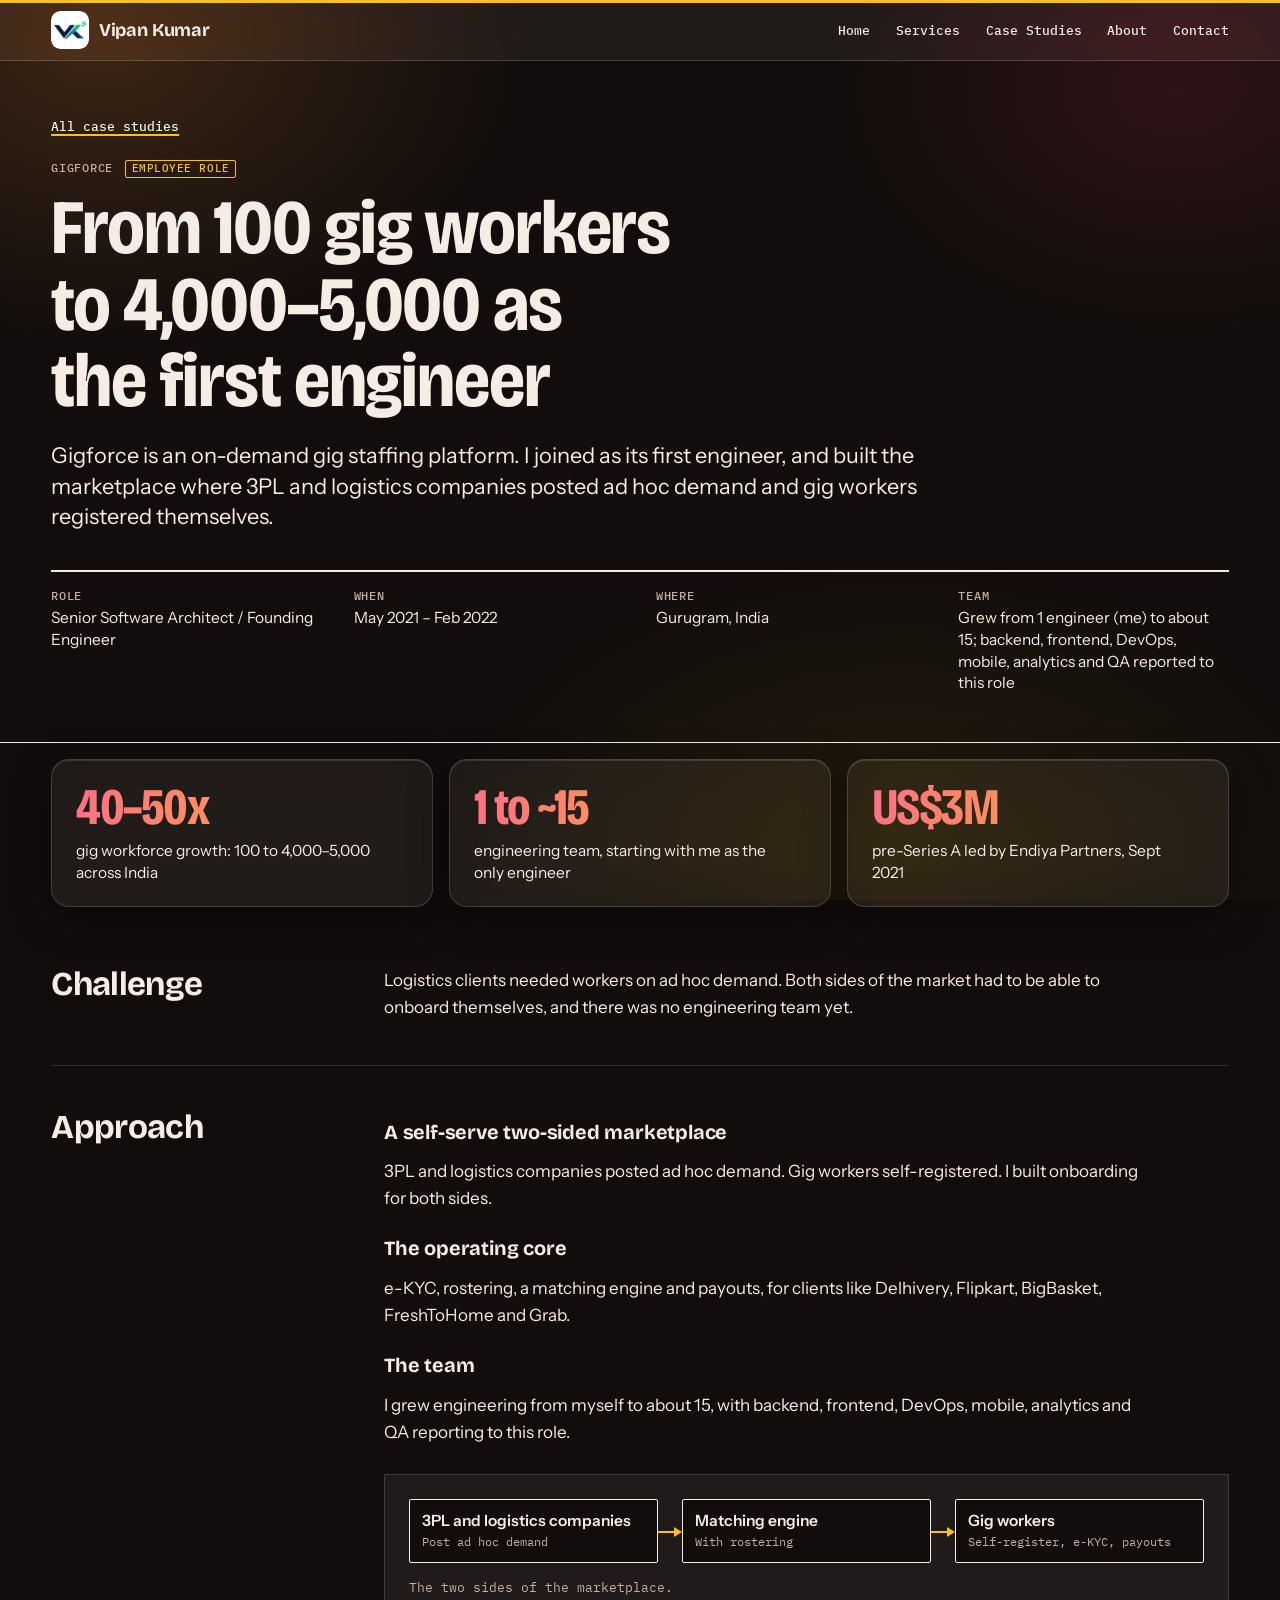
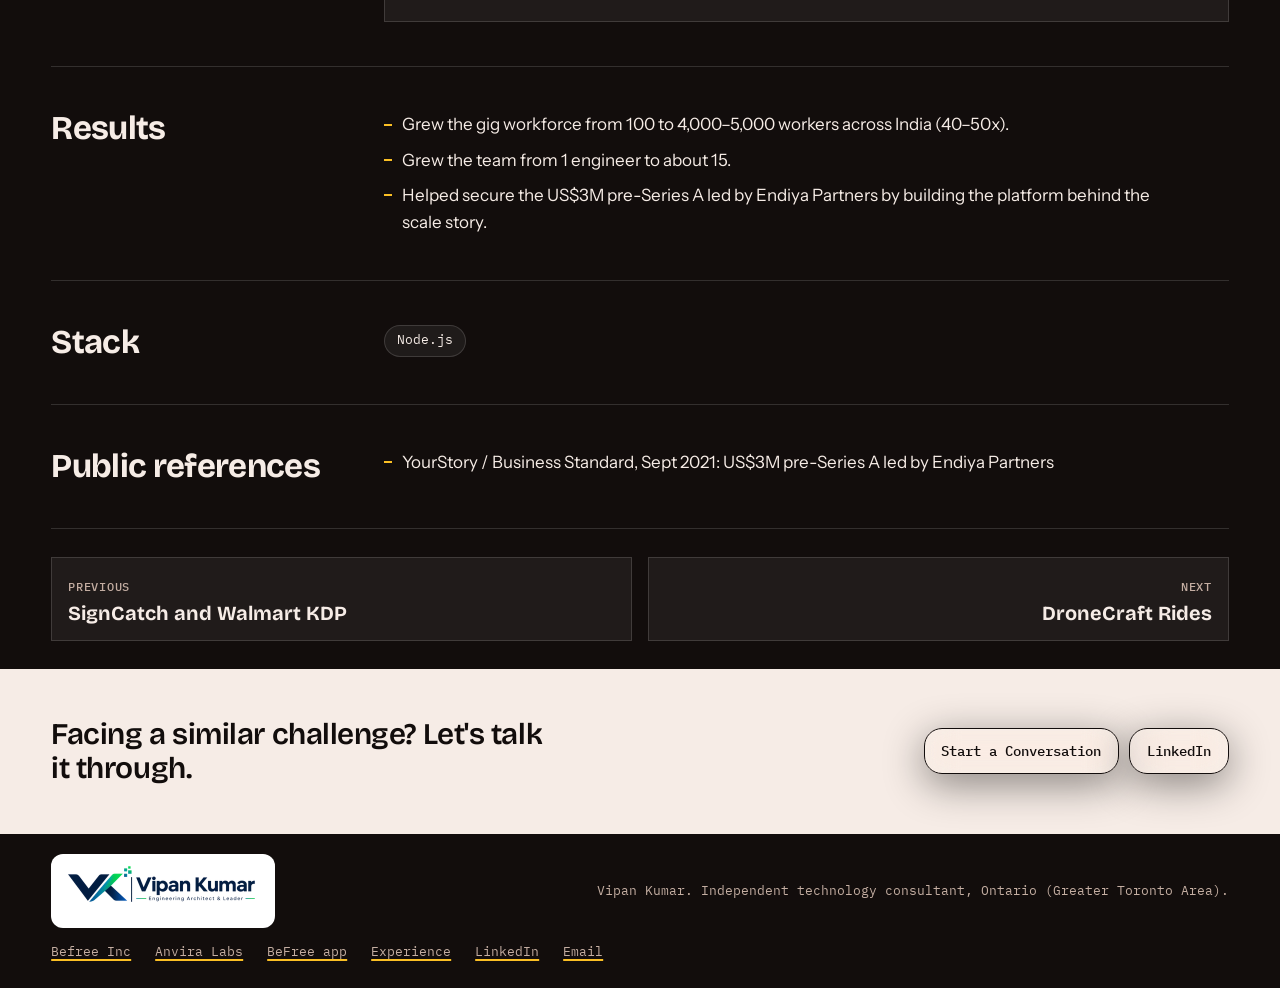
<file: work/gigforce.html>
<!doctype html>
<html lang="en-CA">
<head>
<meta charset="utf-8">
<meta name="viewport" content="width=device-width, initial-scale=1">
<title>Gigforce Founding Engineer | Vipan Kumar</title>
<meta name="description" content="Case study: Vipan Kumar as Senior Software Architect / Founding Engineer at Gigforce, building a two-sided gig marketplace from 100 to 4,000-5,000 workers and growing the team from 1 to about 15.">
<meta name="author" content="Vipan Kumar">
<link rel="canonical" href="https://vipan.me/work/gigforce.html">
<meta property="og:type" content="article">
<meta property="og:site_name" content="Vipan Kumar">
<meta property="og:title" content="Gigforce Founding Engineer | Vipan Kumar">
<meta property="og:description" content="Case study: Vipan Kumar as Senior Software Architect / Founding Engineer at Gigforce, building a two-sided gig marketplace from 100 to 4,000-5,000 workers and growing the team from 1 to about 15.">
<meta property="og:url" content="https://vipan.me/work/gigforce.html">
<meta property="og:image" content="https://vipan.me/assets/vipan-kumar-portfolio-logo-assets/social/og-vipan-kumar.jpg">
<meta property="og:image:width" content="1200">
<meta property="og:image:height" content="630">
<meta property="og:image:alt" content="Vipan Kumar, independent technology consultant, fractional CTO and software architect">
<meta name="twitter:card" content="summary_large_image">
<meta name="theme-color" media="(prefers-color-scheme: light)" content="#120d0c">
<meta name="theme-color" media="(prefers-color-scheme: dark)" content="#120d0c">
<link rel="icon" href="../favicon.ico" sizes="any">
<link rel="icon" type="image/png" sizes="32x32" href="../assets/img/brand/favicon-32.png">
<link rel="icon" type="image/png" sizes="192x192" href="../assets/img/brand/favicon-192.png">
<link rel="apple-touch-icon" sizes="180x180" href="../assets/img/brand/favicon-180.png">
<link rel="preload" href="../assets/fonts/BricolageGrotesque-var-latin.woff2" as="font" type="font/woff2" crossorigin>
<link rel="stylesheet" href="../assets/css/site.css?v=202611252200">
<script>document.documentElement.classList.add('js')</script>
<script type="application/ld+json">{"@context": "https://schema.org", "@type": "Article", "headline": "From 100 gig workers to 4,000–5,000 as the first engineer", "description": "Case study: Vipan Kumar as Senior Software Architect / Founding Engineer at Gigforce, building a two-sided gig marketplace from 100 to 4,000-5,000 workers and growing the team from 1 to about 15.", "url": "https://vipan.me/work/gigforce.html", "author": {"@type": "Person", "name": "Vipan Kumar", "url": "https://vipan.me/", "sameAs": ["https://www.linkedin.com/in/vipankverma/"]}}</script>
<script type="text/javascript">
    (function(c,l,a,r,i,t,y){
        c[a]=c[a]||function(){(c[a].q=c[a].q||[]).push(arguments)};
        t=l.createElement(r);t.async=1;t.src="https://www.clarity.ms/tag/"+i;
        y=l.getElementsByTagName(r)[0];y.parentNode.insertBefore(t,y);
    })(window, document, "clarity", "script", "z8hk6c4tax");
</script>
<meta name="robots" content="index, follow, max-image-preview:large">
<meta name="twitter:title" content="Gigforce Founding Engineer | Vipan Kumar">
<meta name="twitter:description" content="Case study: Vipan Kumar as Senior Software Architect / Founding Engineer at Gigforce, building a two-sided gig marketplace from 100 to 4,000-5,000 workers and growing the team from 1 to about 15.">
<meta name="twitter:image" content="https://vipan.me/assets/vipan-kumar-portfolio-logo-assets/social/og-vipan-kumar.jpg">
<meta name="twitter:image:alt" content="Vipan Kumar, independent technology consultant, fractional CTO and software architect">
</head>
<body>
<a class="skip" href="#main">Skip to content</a>
<div class="progress" aria-hidden="true"></div>
<header class="site-head"><div class="wrap">
<a class="brand" href="../index.html"><img class="brand-mark" src="../assets/img/brand/mark-96.png" alt="Vipan Kumar VK logo" width="38" height="38"><span>Vipan Kumar</span></a>
<button class="nav-toggle" type="button" aria-expanded="false" aria-controls="site-nav">Menu</button>
<nav class="site-nav" id="site-nav" aria-label="Main">
<a href="../index.html">Home</a>
<a href="../index.html#services">Services</a>
<a href="../index.html#work">Case Studies</a>
<a href="../index.html#about">About</a>
<a href="../index.html#contact">Contact</a>
</nav>
</div></header>
<main id="main">
<div class="case-head"><div class="wrap">
<a class="crumb" href="../index.html#work">All case studies</a>
<p class="label case-kind">Gigforce <span class="flag">Employee role</span></p>
<h1>From 100 gig workers to 4,000–5,000 as the first engineer</h1>
<p class="dek">Gigforce is an on-demand gig staffing platform. I joined as its first engineer, and built the marketplace where 3PL and logistics companies posted ad hoc demand and gig workers registered themselves.</p>
<dl class="case-meta">
<div><dt class="label">Role</dt><dd>Senior Software Architect / Founding Engineer</dd></div>
<div><dt class="label">When</dt><dd>May 2021 – Feb 2022</dd></div>
<div><dt class="label">Where</dt><dd>Gurugram, India</dd></div>
<div><dt class="label">Team</dt><dd>Grew from 1 engineer (me) to about 15; backend, frontend, DevOps, mobile, analytics and QA reported to this role</dd></div>
</dl>
</div></div>
<div class="wrap">
<ul class="metrics" aria-label="Key numbers">
<li><strong>40–50x</strong><span>gig workforce growth: 100 to 4,000–5,000 across India</span></li>
<li><strong>1 to ~15</strong><span>engineering team, starting with me as the only engineer</span></li>
<li><strong>US$3M</strong><span>pre-Series A led by Endiya Partners, Sept 2021</span></li>
</ul>
<section class="case-sec reveal"><h2>Challenge</h2><div class="prose"><p>Logistics clients needed workers on ad hoc demand. Both sides of the market had to be able to onboard themselves, and there was no engineering team yet.</p></div></section>
<section class="case-sec"><h2>Approach</h2><div class="figs"><div class="prose"><h3>A self-serve two-sided marketplace</h3><p>3PL and logistics companies posted ad hoc demand. Gig workers self-registered. I built onboarding for both sides.</p>
<h3>The operating core</h3><p>e-KYC, rostering, a matching engine and payouts, for clients like Delhivery, Flipkart, BigBasket, FreshToHome and Grab.</p>
<h3>The team</h3><p>I grew engineering from myself to about 15, with backend, frontend, DevOps, mobile, analytics and QA reporting to this role.</p></div><figure class="fig"><ol class="flow"><li><b>3PL and logistics companies</b><span>Post ad hoc demand</span></li><li><b>Matching engine</b><span>With rostering</span></li><li><b>Gig workers</b><span>Self-register, e-KYC, payouts</span></li></ol><figcaption>The two sides of the marketplace.</figcaption></figure></div></section>
<section class="case-sec reveal"><h2>Results</h2><div class="prose"><ul><li>Grew the gig workforce from 100 to 4,000–5,000 workers across India (40–50x).</li><li>Grew the team from 1 engineer to about 15.</li><li>Helped secure the US$3M pre-Series A led by Endiya Partners by building the platform behind the scale story.</li></ul></div></section>
<section class="case-sec reveal"><h2>Stack</h2><div><ul class="tags"><li>Node.js</li></ul></div></section>
<section class="case-sec reveal"><h2>Public references</h2><div class="prose"><ul><li>YourStory / Business Standard, Sept 2021: US$3M pre-Series A led by Endiya Partners</li></ul></div></section>
<nav class="case-nav" aria-label="More case studies">
<a href="signcatch-walmart-kdp.html"><span class="label">Previous</span><b>SignCatch and Walmart KDP</b></a>
<a class="next" href="dronecraft.html"><span class="label">Next</span><b>DroneCraft Rides</b></a>
</nav>
</div>
</main>
<aside class="case-cta" aria-label="Contact"><div class="wrap">
<p>Facing a similar challenge? Let's talk it through.</p>
<div class="actions"><a class="btn" href="../index.html#contact">Start a Conversation</a><a class="btn" href="https://www.linkedin.com/in/vipankverma/" rel="me">LinkedIn</a></div>
</div></aside>
<footer class="site-foot"><div class="wrap">
<a class="foot-logo" href="../index.html"><img src="../assets/vipan-kumar-portfolio-logo-assets/logo/vipan-kumar-logo-400.webp" alt="Vipan Kumar, Engineering Architect and Leader" width="200" height="58" loading="lazy"></a>
<span>Vipan Kumar. Independent technology consultant, Ontario (Greater Toronto Area).</span>
<nav class="foot-nav" aria-label="Secondary"><a href="https://befreefit.ca/">Befree Inc</a><a href="https://www.anviralabs.com/">Anvira Labs</a><a href="https://www.befree.fit/">BeFree app</a><a href="../experience.html">Experience</a><a href="https://www.linkedin.com/in/vipankverma/" rel="me">LinkedIn</a><a href="mailto:vipankverma03@gmail.com">Email</a></nav>
</div></footer>
<script src="../assets/js/site.js?v=202611042500"></script>
</body>
</html>
</file>
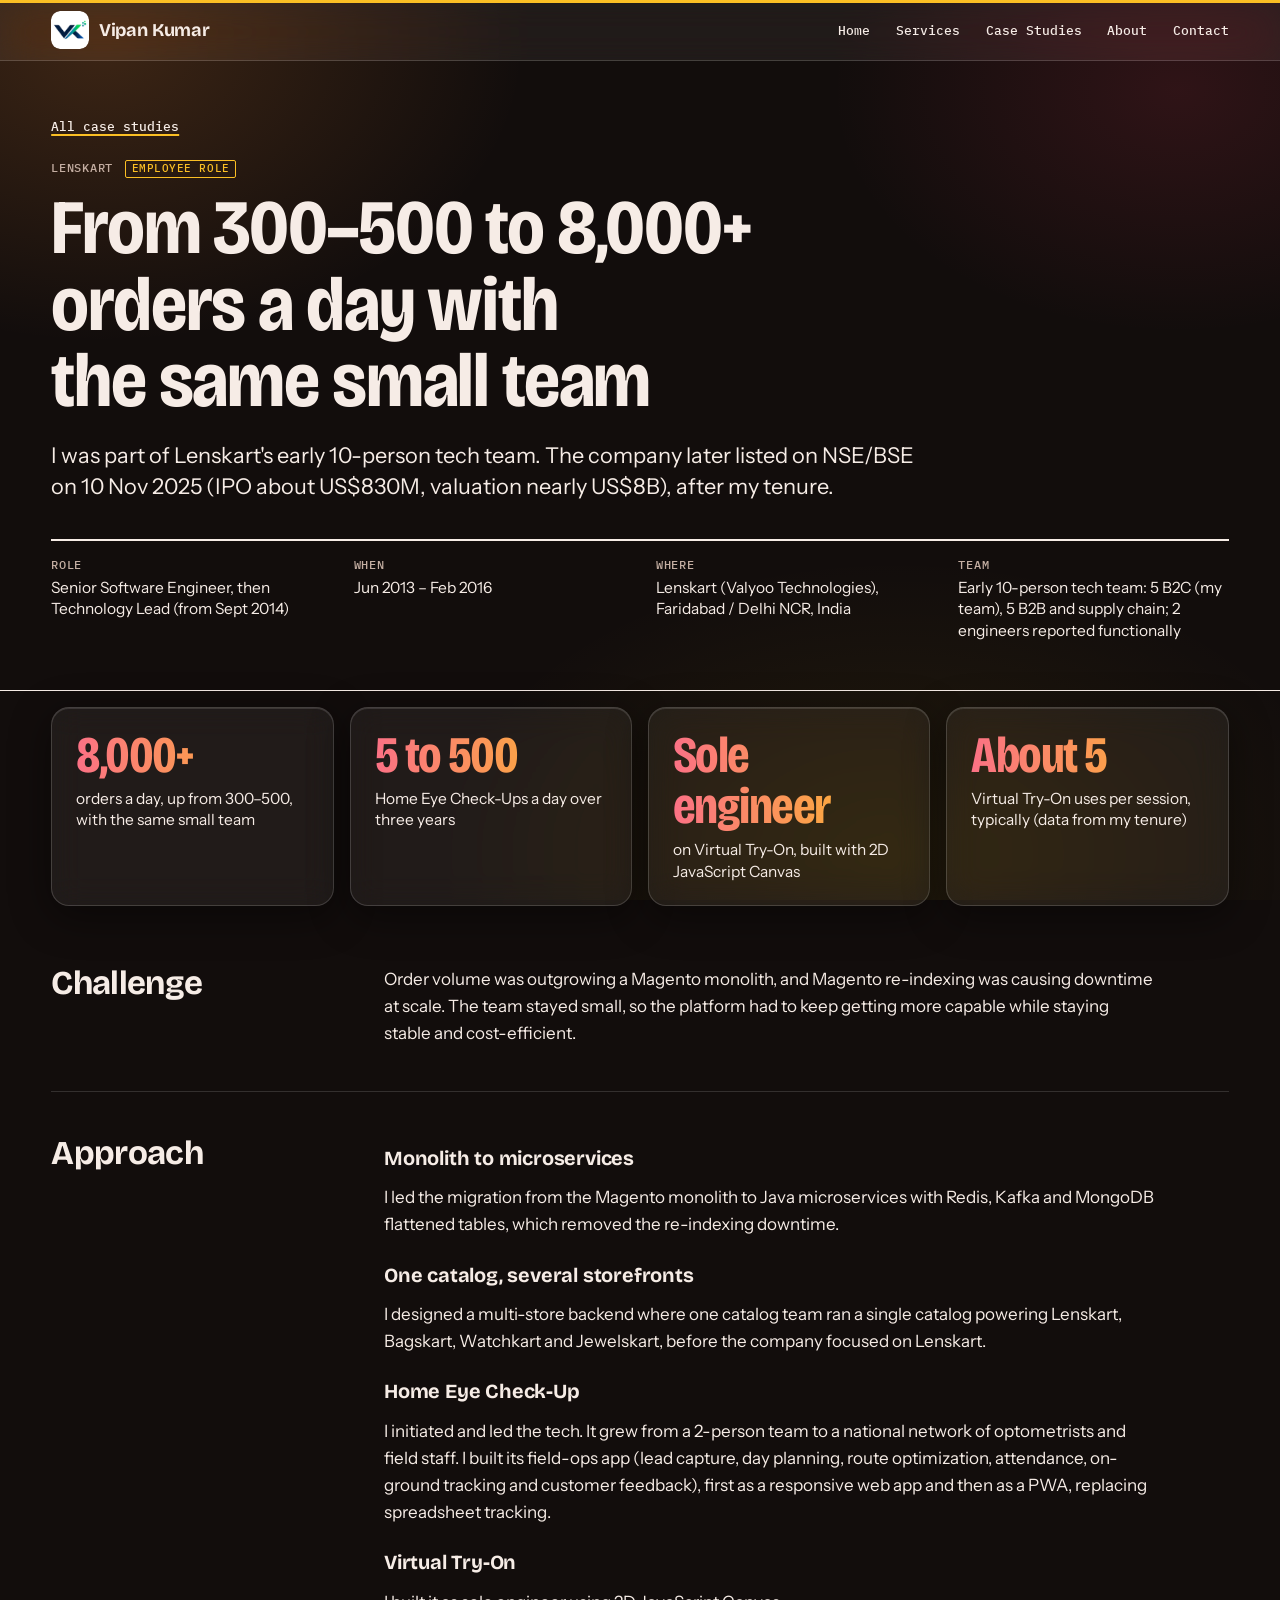
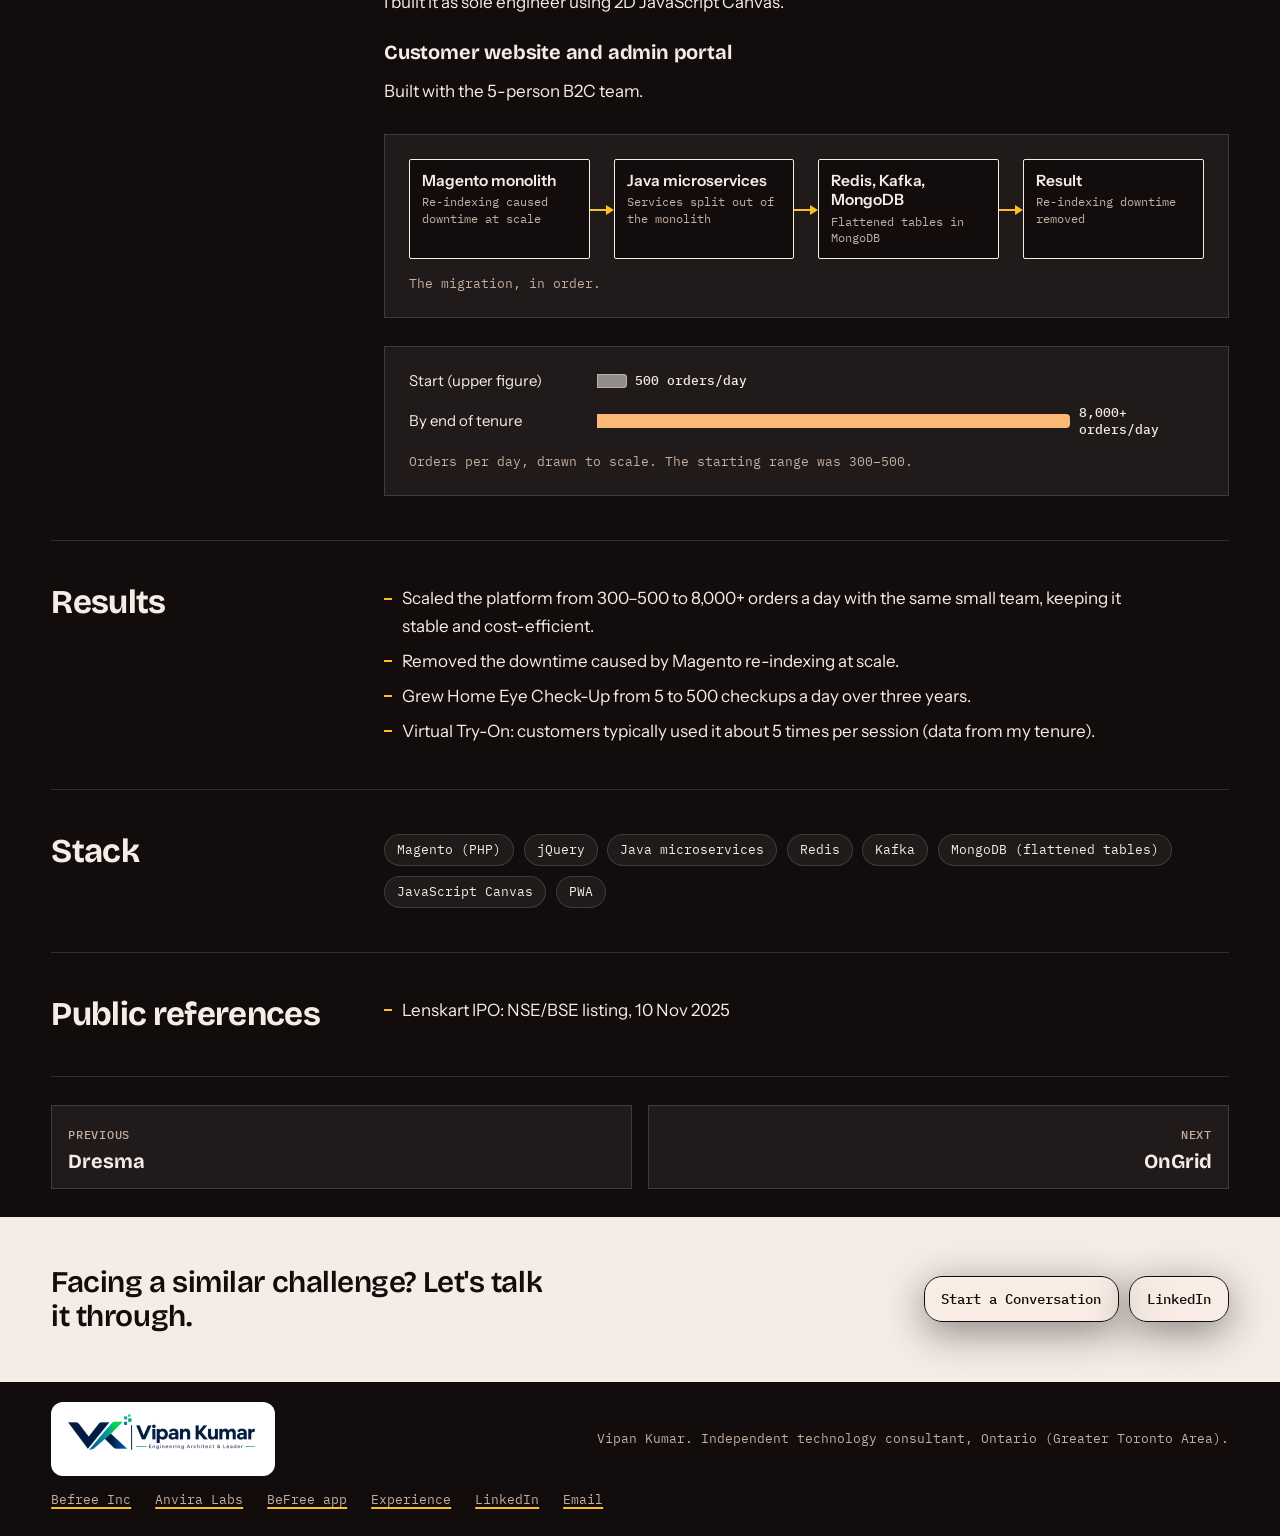
<file: work/lenskart.html>
<!doctype html>
<html lang="en-CA">
<head>
<meta charset="utf-8">
<meta name="viewport" content="width=device-width, initial-scale=1">
<title>Scaling Lenskart Engineering | Vipan Kumar</title>
<meta name="description" content="Case study: how Vipan Kumar helped scale Lenskart from 300-500 to 8,000+ orders a day, migrating from a Magento monolith to Java microservices and building Home Eye Check-Up and Virtual Try-On.">
<meta name="author" content="Vipan Kumar">
<link rel="canonical" href="https://vipan.me/work/lenskart.html">
<meta property="og:type" content="article">
<meta property="og:site_name" content="Vipan Kumar">
<meta property="og:title" content="Scaling Lenskart Engineering | Vipan Kumar">
<meta property="og:description" content="Case study: how Vipan Kumar helped scale Lenskart from 300-500 to 8,000+ orders a day, migrating from a Magento monolith to Java microservices and building Home Eye Check-Up and Virtual Try-On.">
<meta property="og:url" content="https://vipan.me/work/lenskart.html">
<meta property="og:image" content="https://vipan.me/assets/vipan-kumar-portfolio-logo-assets/social/og-vipan-kumar.jpg">
<meta property="og:image:width" content="1200">
<meta property="og:image:height" content="630">
<meta property="og:image:alt" content="Vipan Kumar, independent technology consultant, fractional CTO and software architect">
<meta name="twitter:card" content="summary_large_image">
<meta name="theme-color" media="(prefers-color-scheme: light)" content="#120d0c">
<meta name="theme-color" media="(prefers-color-scheme: dark)" content="#120d0c">
<link rel="icon" href="../favicon.ico" sizes="any">
<link rel="icon" type="image/png" sizes="32x32" href="../assets/img/brand/favicon-32.png">
<link rel="icon" type="image/png" sizes="192x192" href="../assets/img/brand/favicon-192.png">
<link rel="apple-touch-icon" sizes="180x180" href="../assets/img/brand/favicon-180.png">
<link rel="preload" href="../assets/fonts/BricolageGrotesque-var-latin.woff2" as="font" type="font/woff2" crossorigin>
<link rel="stylesheet" href="../assets/css/site.css?v=202611252200">
<script>document.documentElement.classList.add('js')</script>
<script type="application/ld+json">{"@context": "https://schema.org", "@type": "Article", "headline": "From 300–500 to 8,000+ orders a day with the same small team", "description": "Case study: how Vipan Kumar helped scale Lenskart from 300-500 to 8,000+ orders a day, migrating from a Magento monolith to Java microservices and building Home Eye Check-Up and Virtual Try-On.", "url": "https://vipan.me/work/lenskart.html", "author": {"@type": "Person", "name": "Vipan Kumar", "url": "https://vipan.me/", "sameAs": ["https://www.linkedin.com/in/vipankverma/"]}}</script>
<script type="text/javascript">
    (function(c,l,a,r,i,t,y){
        c[a]=c[a]||function(){(c[a].q=c[a].q||[]).push(arguments)};
        t=l.createElement(r);t.async=1;t.src="https://www.clarity.ms/tag/"+i;
        y=l.getElementsByTagName(r)[0];y.parentNode.insertBefore(t,y);
    })(window, document, "clarity", "script", "z8hk6c4tax");
</script>
<meta name="robots" content="index, follow, max-image-preview:large">
<meta name="twitter:title" content="Scaling Lenskart Engineering | Vipan Kumar">
<meta name="twitter:description" content="Case study: how Vipan Kumar helped scale Lenskart from 300-500 to 8,000+ orders a day, migrating from a Magento monolith to Java microservices and building Home Eye Check-Up and Virtual Try-On.">
<meta name="twitter:image" content="https://vipan.me/assets/vipan-kumar-portfolio-logo-assets/social/og-vipan-kumar.jpg">
<meta name="twitter:image:alt" content="Vipan Kumar, independent technology consultant, fractional CTO and software architect">
</head>
<body>
<a class="skip" href="#main">Skip to content</a>
<div class="progress" aria-hidden="true"></div>
<header class="site-head"><div class="wrap">
<a class="brand" href="../index.html"><img class="brand-mark" src="../assets/img/brand/mark-96.png" alt="Vipan Kumar VK logo" width="38" height="38"><span>Vipan Kumar</span></a>
<button class="nav-toggle" type="button" aria-expanded="false" aria-controls="site-nav">Menu</button>
<nav class="site-nav" id="site-nav" aria-label="Main">
<a href="../index.html">Home</a>
<a href="../index.html#services">Services</a>
<a href="../index.html#work">Case Studies</a>
<a href="../index.html#about">About</a>
<a href="../index.html#contact">Contact</a>
</nav>
</div></header>
<main id="main">
<div class="case-head"><div class="wrap">
<a class="crumb" href="../index.html#work">All case studies</a>
<p class="label case-kind">Lenskart <span class="flag">Employee role</span></p>
<h1>From 300–500 to 8,000+ orders a day with the same small team</h1>
<p class="dek">I was part of Lenskart's early 10-person tech team. The company later listed on NSE/BSE on 10 Nov 2025 (IPO about US$830M, valuation nearly US$8B), after my tenure.</p>
<dl class="case-meta">
<div><dt class="label">Role</dt><dd>Senior Software Engineer, then Technology Lead (from Sept 2014)</dd></div>
<div><dt class="label">When</dt><dd>Jun 2013 – Feb 2016</dd></div>
<div><dt class="label">Where</dt><dd>Lenskart (Valyoo Technologies), Faridabad / Delhi NCR, India</dd></div>
<div><dt class="label">Team</dt><dd>Early 10-person tech team: 5 B2C (my team), 5 B2B and supply chain; 2 engineers reported functionally</dd></div>
</dl>
</div></div>
<div class="wrap">
<ul class="metrics" aria-label="Key numbers">
<li><strong>8,000+</strong><span>orders a day, up from 300–500, with the same small team</span></li>
<li><strong>5 to 500</strong><span>Home Eye Check-Ups a day over three years</span></li>
<li><strong>Sole engineer</strong><span>on Virtual Try-On, built with 2D JavaScript Canvas</span></li>
<li><strong>About 5</strong><span>Virtual Try-On uses per session, typically (data from my tenure)</span></li>
</ul>
<section class="case-sec reveal"><h2>Challenge</h2><div class="prose"><p>Order volume was outgrowing a Magento monolith, and Magento re-indexing was causing downtime at scale. The team stayed small, so the platform had to keep getting more capable while staying stable and cost-efficient.</p></div></section>
<section class="case-sec"><h2>Approach</h2><div class="figs"><div class="prose"><h3>Monolith to microservices</h3><p>I led the migration from the Magento monolith to Java microservices with Redis, Kafka and MongoDB flattened tables, which removed the re-indexing downtime.</p>
<h3>One catalog, several storefronts</h3><p>I designed a multi-store backend where one catalog team ran a single catalog powering Lenskart, Bagskart, Watchkart and Jewelskart, before the company focused on Lenskart.</p>
<h3>Home Eye Check-Up</h3><p>I initiated and led the tech. It grew from a 2-person team to a national network of optometrists and field staff. I built its field-ops app (lead capture, day planning, route optimization, attendance, on-ground tracking and customer feedback), first as a responsive web app and then as a PWA, replacing spreadsheet tracking.</p>
<h3>Virtual Try-On</h3><p>I built it as sole engineer using 2D JavaScript Canvas.</p>
<h3>Customer website and admin portal</h3><p>Built with the 5-person B2C team.</p></div><figure class="fig"><ol class="flow"><li><b>Magento monolith</b><span>Re-indexing caused downtime at scale</span></li><li><b>Java microservices</b><span>Services split out of the monolith</span></li><li><b>Redis, Kafka, MongoDB</b><span>Flattened tables in MongoDB</span></li><li><b>Result</b><span>Re-indexing downtime removed</span></li></ol><figcaption>The migration, in order.</figcaption></figure><figure class="fig"><dl class="scale"><div><dt>Start (upper figure)</dt><dd><span class="b ref" style="--v:6.25%"></span>500 orders/day</dd></div><div><dt>By end of tenure</dt><dd><span class="b" style="--v:100%"></span>8,000+ orders/day</dd></div></dl><figcaption>Orders per day, drawn to scale. The starting range was 300–500.</figcaption></figure></div></section>
<section class="case-sec reveal"><h2>Results</h2><div class="prose"><ul><li>Scaled the platform from 300–500 to 8,000+ orders a day with the same small team, keeping it stable and cost-efficient.</li><li>Removed the downtime caused by Magento re-indexing at scale.</li><li>Grew Home Eye Check-Up from 5 to 500 checkups a day over three years.</li><li>Virtual Try-On: customers typically used it about 5 times per session (data from my tenure).</li></ul></div></section>
<section class="case-sec reveal"><h2>Stack</h2><div><ul class="tags"><li>Magento (PHP)</li><li>jQuery</li><li>Java microservices</li><li>Redis</li><li>Kafka</li><li>MongoDB (flattened tables)</li><li>JavaScript Canvas</li><li>PWA</li></ul></div></section>
<section class="case-sec reveal"><h2>Public references</h2><div class="prose"><ul><li>Lenskart IPO: NSE/BSE listing, 10 Nov 2025</li></ul></div></section>
<nav class="case-nav" aria-label="More case studies">
<a href="dresma.html"><span class="label">Previous</span><b>Dresma</b></a>
<a class="next" href="ongrid.html"><span class="label">Next</span><b>OnGrid</b></a>
</nav>
</div>
</main>
<aside class="case-cta" aria-label="Contact"><div class="wrap">
<p>Facing a similar challenge? Let's talk it through.</p>
<div class="actions"><a class="btn" href="../index.html#contact">Start a Conversation</a><a class="btn" href="https://www.linkedin.com/in/vipankverma/" rel="me">LinkedIn</a></div>
</div></aside>
<footer class="site-foot"><div class="wrap">
<a class="foot-logo" href="../index.html"><img src="../assets/vipan-kumar-portfolio-logo-assets/logo/vipan-kumar-logo-400.webp" alt="Vipan Kumar, Engineering Architect and Leader" width="200" height="58" loading="lazy"></a>
<span>Vipan Kumar. Independent technology consultant, Ontario (Greater Toronto Area).</span>
<nav class="foot-nav" aria-label="Secondary"><a href="https://befreefit.ca/">Befree Inc</a><a href="https://www.anviralabs.com/">Anvira Labs</a><a href="https://www.befree.fit/">BeFree app</a><a href="../experience.html">Experience</a><a href="https://www.linkedin.com/in/vipankverma/" rel="me">LinkedIn</a><a href="mailto:vipankverma03@gmail.com">Email</a></nav>
</div></footer>
<script src="../assets/js/site.js?v=202611042500"></script>
</body>
</html>
</file>
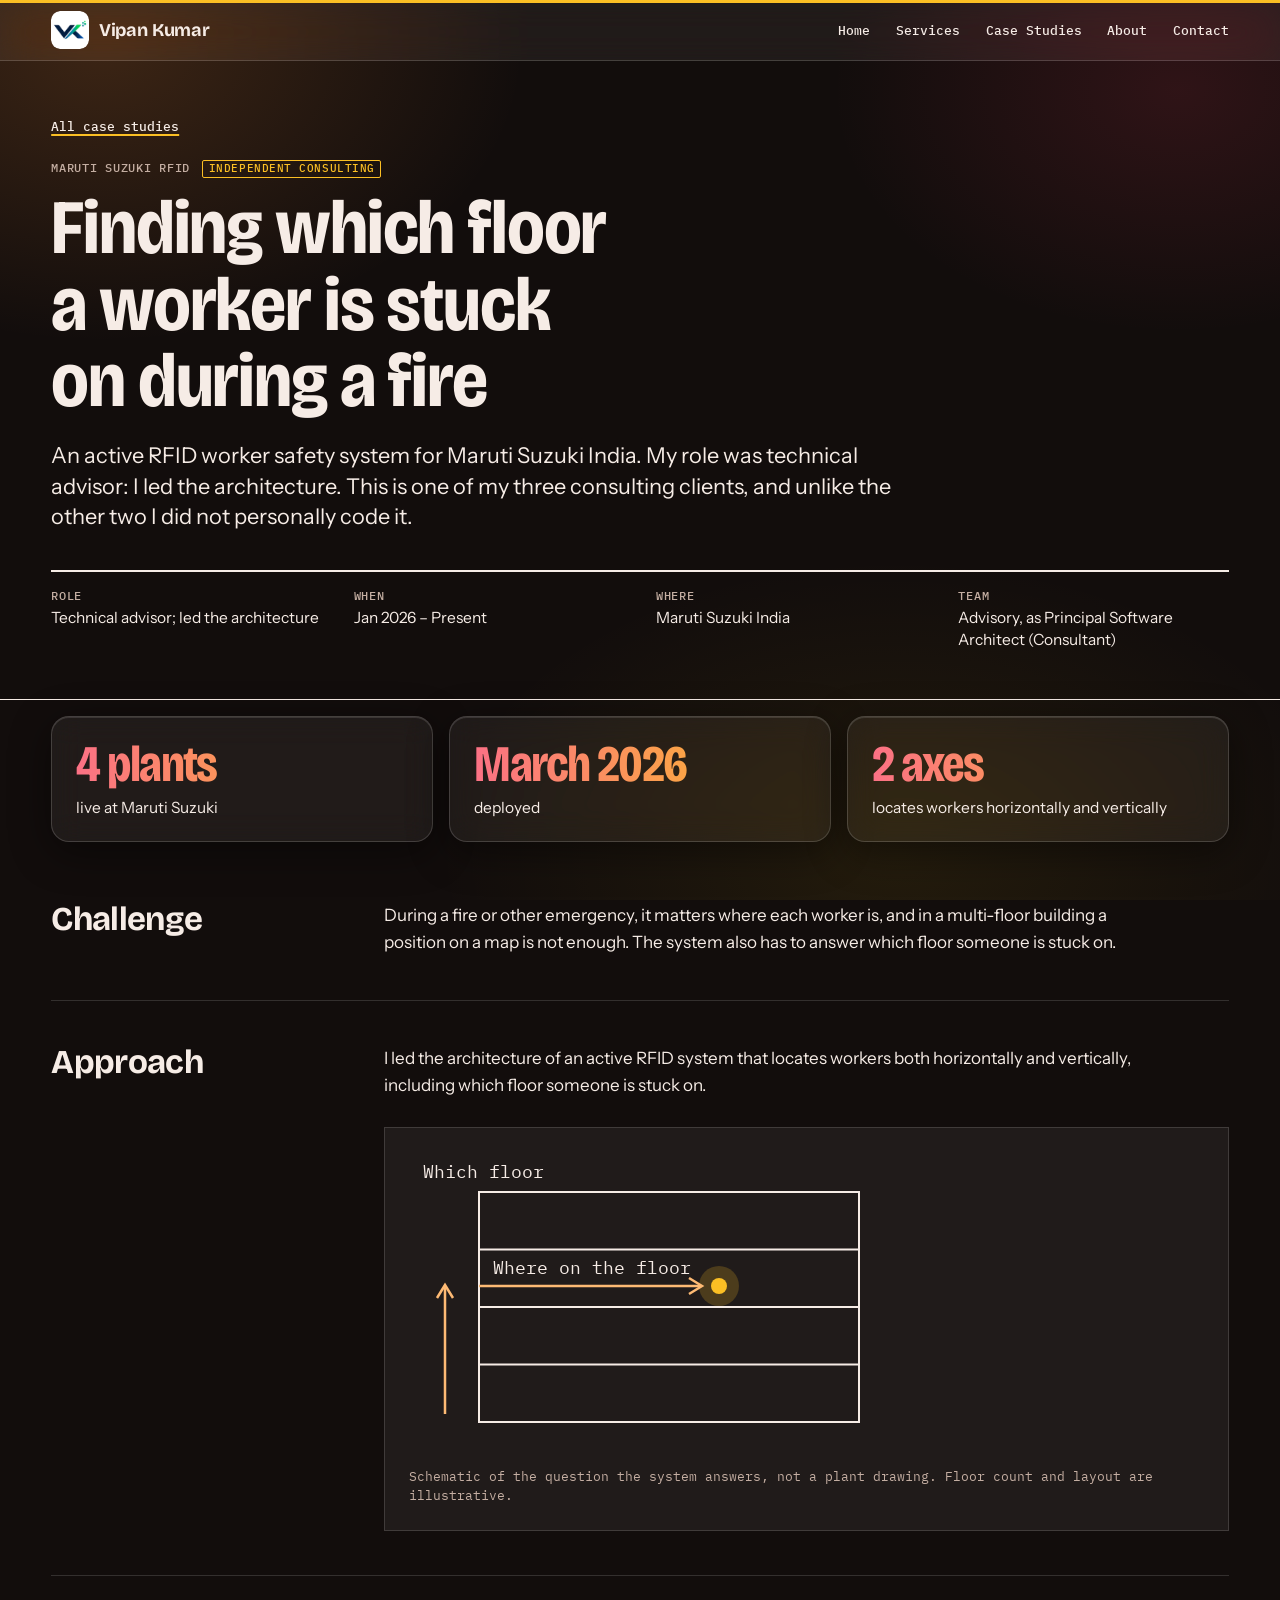
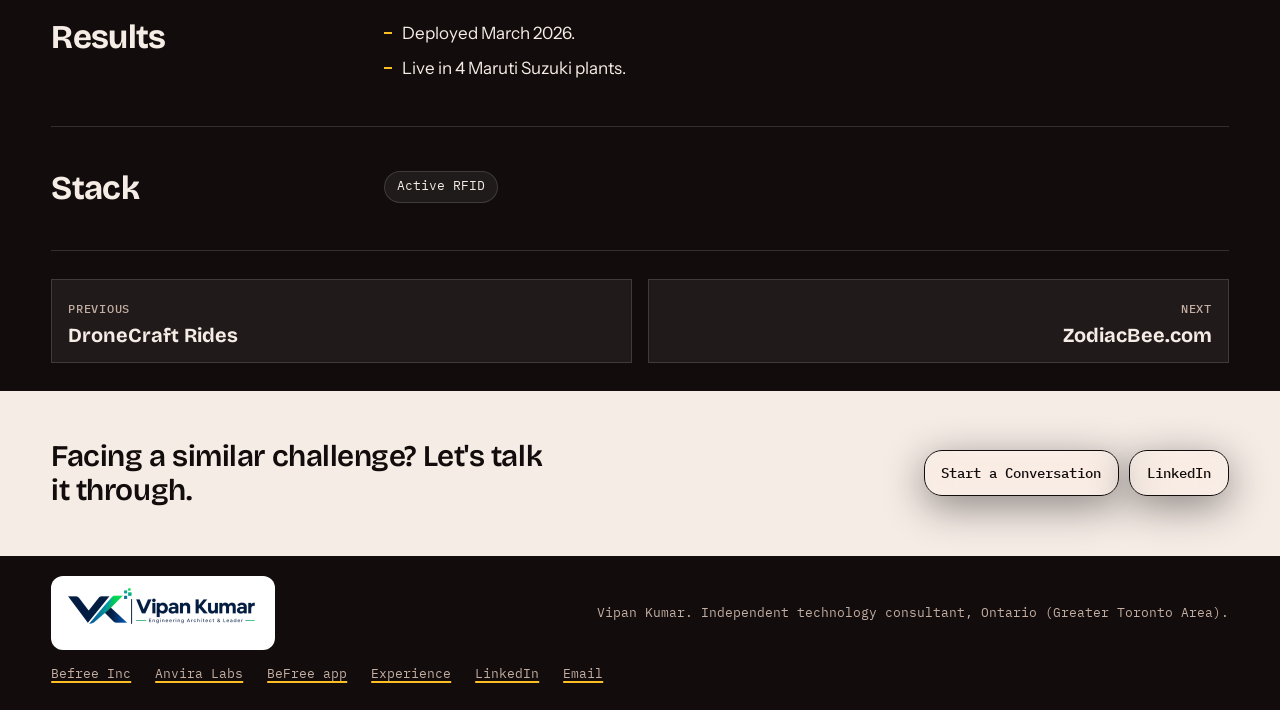
<file: work/maruti-suzuki-rfid.html>
<!doctype html>
<html lang="en-CA">
<head>
<meta charset="utf-8">
<meta name="viewport" content="width=device-width, initial-scale=1">
<title>Maruti Suzuki Active RFID Worker Safety Case Study | Vipan Kumar</title>
<meta name="description" content="Case study: Vipan Kumar as technical advisor leading the architecture of an active RFID worker safety system for Maruti Suzuki India, deployed March 2026 and live in 4 plants.">
<meta name="author" content="Vipan Kumar">
<link rel="canonical" href="https://vipan.me/work/maruti-suzuki-rfid.html">
<meta property="og:type" content="article">
<meta property="og:site_name" content="Vipan Kumar">
<meta property="og:title" content="Maruti Suzuki Active RFID Worker Safety Case Study | Vipan Kumar">
<meta property="og:description" content="Case study: Vipan Kumar as technical advisor leading the architecture of an active RFID worker safety system for Maruti Suzuki India, deployed March 2026 and live in 4 plants.">
<meta property="og:url" content="https://vipan.me/work/maruti-suzuki-rfid.html">
<meta property="og:image" content="https://vipan.me/assets/vipan-kumar-portfolio-logo-assets/social/og-vipan-kumar.jpg">
<meta property="og:image:width" content="1200">
<meta property="og:image:height" content="630">
<meta property="og:image:alt" content="Vipan Kumar, independent technology consultant, fractional CTO and software architect">
<meta name="twitter:card" content="summary_large_image">
<meta name="theme-color" media="(prefers-color-scheme: light)" content="#120d0c">
<meta name="theme-color" media="(prefers-color-scheme: dark)" content="#120d0c">
<link rel="icon" href="../favicon.ico" sizes="any">
<link rel="icon" type="image/png" sizes="32x32" href="../assets/img/brand/favicon-32.png">
<link rel="icon" type="image/png" sizes="192x192" href="../assets/img/brand/favicon-192.png">
<link rel="apple-touch-icon" sizes="180x180" href="../assets/img/brand/favicon-180.png">
<link rel="preload" href="../assets/fonts/BricolageGrotesque-var-latin.woff2" as="font" type="font/woff2" crossorigin>
<link rel="stylesheet" href="../assets/css/site.css?v=202611252200">
<script>document.documentElement.classList.add('js')</script>
<script type="application/ld+json">{"@context": "https://schema.org", "@type": "Article", "headline": "Finding which floor a worker is stuck on during a fire", "description": "Case study: Vipan Kumar as technical advisor leading the architecture of an active RFID worker safety system for Maruti Suzuki India, deployed March 2026 and live in 4 plants.", "url": "https://vipan.me/work/maruti-suzuki-rfid.html", "author": {"@type": "Person", "name": "Vipan Kumar", "url": "https://vipan.me/", "sameAs": ["https://www.linkedin.com/in/vipankverma/"]}}</script>
<script type="text/javascript">
    (function(c,l,a,r,i,t,y){
        c[a]=c[a]||function(){(c[a].q=c[a].q||[]).push(arguments)};
        t=l.createElement(r);t.async=1;t.src="https://www.clarity.ms/tag/"+i;
        y=l.getElementsByTagName(r)[0];y.parentNode.insertBefore(t,y);
    })(window, document, "clarity", "script", "z8hk6c4tax");
</script>
<meta name="robots" content="index, follow, max-image-preview:large">
<meta name="twitter:title" content="Maruti Suzuki Active RFID Worker Safety Case Study | Vipan Kumar">
<meta name="twitter:description" content="Case study: Vipan Kumar as technical advisor leading the architecture of an active RFID worker safety system for Maruti Suzuki India, deployed March 2026 and live in 4 plants.">
<meta name="twitter:image" content="https://vipan.me/assets/vipan-kumar-portfolio-logo-assets/social/og-vipan-kumar.jpg">
<meta name="twitter:image:alt" content="Vipan Kumar, independent technology consultant, fractional CTO and software architect">
</head>
<body>
<a class="skip" href="#main">Skip to content</a>
<div class="progress" aria-hidden="true"></div>
<header class="site-head"><div class="wrap">
<a class="brand" href="../index.html"><img class="brand-mark" src="../assets/img/brand/mark-96.png" alt="Vipan Kumar VK logo" width="38" height="38"><span>Vipan Kumar</span></a>
<button class="nav-toggle" type="button" aria-expanded="false" aria-controls="site-nav">Menu</button>
<nav class="site-nav" id="site-nav" aria-label="Main">
<a href="../index.html">Home</a>
<a href="../index.html#services">Services</a>
<a href="../index.html#work">Case Studies</a>
<a href="../index.html#about">About</a>
<a href="../index.html#contact">Contact</a>
</nav>
</div></header>
<main id="main">
<div class="case-head"><div class="wrap">
<a class="crumb" href="../index.html#work">All case studies</a>
<p class="label case-kind">Maruti Suzuki RFID <span class="flag">Independent consulting</span></p>
<h1>Finding which floor a worker is stuck on during a fire</h1>
<p class="dek">An active RFID worker safety system for Maruti Suzuki India. My role was technical advisor: I led the architecture. This is one of my three consulting clients, and unlike the other two I did not personally code it.</p>
<dl class="case-meta">
<div><dt class="label">Role</dt><dd>Technical advisor; led the architecture</dd></div>
<div><dt class="label">When</dt><dd>Jan 2026 – Present</dd></div>
<div><dt class="label">Where</dt><dd>Maruti Suzuki India</dd></div>
<div><dt class="label">Team</dt><dd>Advisory, as Principal Software Architect (Consultant)</dd></div>
</dl>
</div></div>
<div class="wrap">
<ul class="metrics" aria-label="Key numbers">
<li><strong>4 plants</strong><span>live at Maruti Suzuki</span></li>
<li><strong>March 2026</strong><span>deployed</span></li>
<li><strong>2 axes</strong><span>locates workers horizontally and vertically</span></li>
</ul>
<section class="case-sec reveal"><h2>Challenge</h2><div class="prose"><p>During a fire or other emergency, it matters where each worker is, and in a multi-floor building a position on a map is not enough. The system also has to answer which floor someone is stuck on.</p></div></section>
<section class="case-sec"><h2>Approach</h2><div class="figs"><div class="prose"><p>I led the architecture of an active RFID system that locates workers both horizontally and vertically, including which floor someone is stuck on.</p></div><figure class="fig"><svg class="schem" viewBox="0 0 520 300" role="img" aria-labelledby="st sd" fill="none">
<title id="st">Schematic of locating a worker by floor and horizontal position</title>
<desc id="sd">A building section with stacked floors. A marker shows one worker on one floor. A vertical arrow shows which floor; a horizontal arrow shows where on that floor.</desc>
<g stroke="var(--ink)" stroke-width="2"><path d="M70 40H450V270H70Z"/><path d="M70 97.5H450M70 155H450M70 212.5H450"/></g>
<circle cx="310" cy="134" r="20" fill="var(--accent)" opacity=".2"/><circle cx="310" cy="134" r="8" fill="var(--accent)"/>
<g stroke="var(--data)" stroke-width="2.5"><path d="M36 262V134"/><path d="M28 146l8-13 8 13"/><path d="M70 134H292"/><path d="M280 126l13 8-13 8"/></g>
<g font-family="var(--mono)" font-size="18" fill="var(--ink)"><text x="84" y="122">Where on the floor</text><text x="14" y="26">Which floor</text></g>
</svg><figcaption>Schematic of the question the system answers, not a plant drawing. Floor count and layout are illustrative.</figcaption></figure></div></section>
<section class="case-sec reveal"><h2>Results</h2><div class="prose"><ul><li>Deployed March 2026.</li><li>Live in 4 Maruti Suzuki plants.</li></ul></div></section>
<section class="case-sec reveal"><h2>Stack</h2><div><ul class="tags"><li>Active RFID</li></ul></div></section>
<nav class="case-nav" aria-label="More case studies">
<a href="dronecraft.html"><span class="label">Previous</span><b>DroneCraft Rides</b></a>
<a class="next" href="zodiacbee.html"><span class="label">Next</span><b>ZodiacBee.com</b></a>
</nav>
</div>
</main>
<aside class="case-cta" aria-label="Contact"><div class="wrap">
<p>Facing a similar challenge? Let's talk it through.</p>
<div class="actions"><a class="btn" href="../index.html#contact">Start a Conversation</a><a class="btn" href="https://www.linkedin.com/in/vipankverma/" rel="me">LinkedIn</a></div>
</div></aside>
<footer class="site-foot"><div class="wrap">
<a class="foot-logo" href="../index.html"><img src="../assets/vipan-kumar-portfolio-logo-assets/logo/vipan-kumar-logo-400.webp" alt="Vipan Kumar, Engineering Architect and Leader" width="200" height="58" loading="lazy"></a>
<span>Vipan Kumar. Independent technology consultant, Ontario (Greater Toronto Area).</span>
<nav class="foot-nav" aria-label="Secondary"><a href="https://befreefit.ca/">Befree Inc</a><a href="https://www.anviralabs.com/">Anvira Labs</a><a href="https://www.befree.fit/">BeFree app</a><a href="../experience.html">Experience</a><a href="https://www.linkedin.com/in/vipankverma/" rel="me">LinkedIn</a><a href="mailto:vipankverma03@gmail.com">Email</a></nav>
</div></footer>
<script src="../assets/js/site.js?v=202611042500"></script>
</body>
</html>
</file>
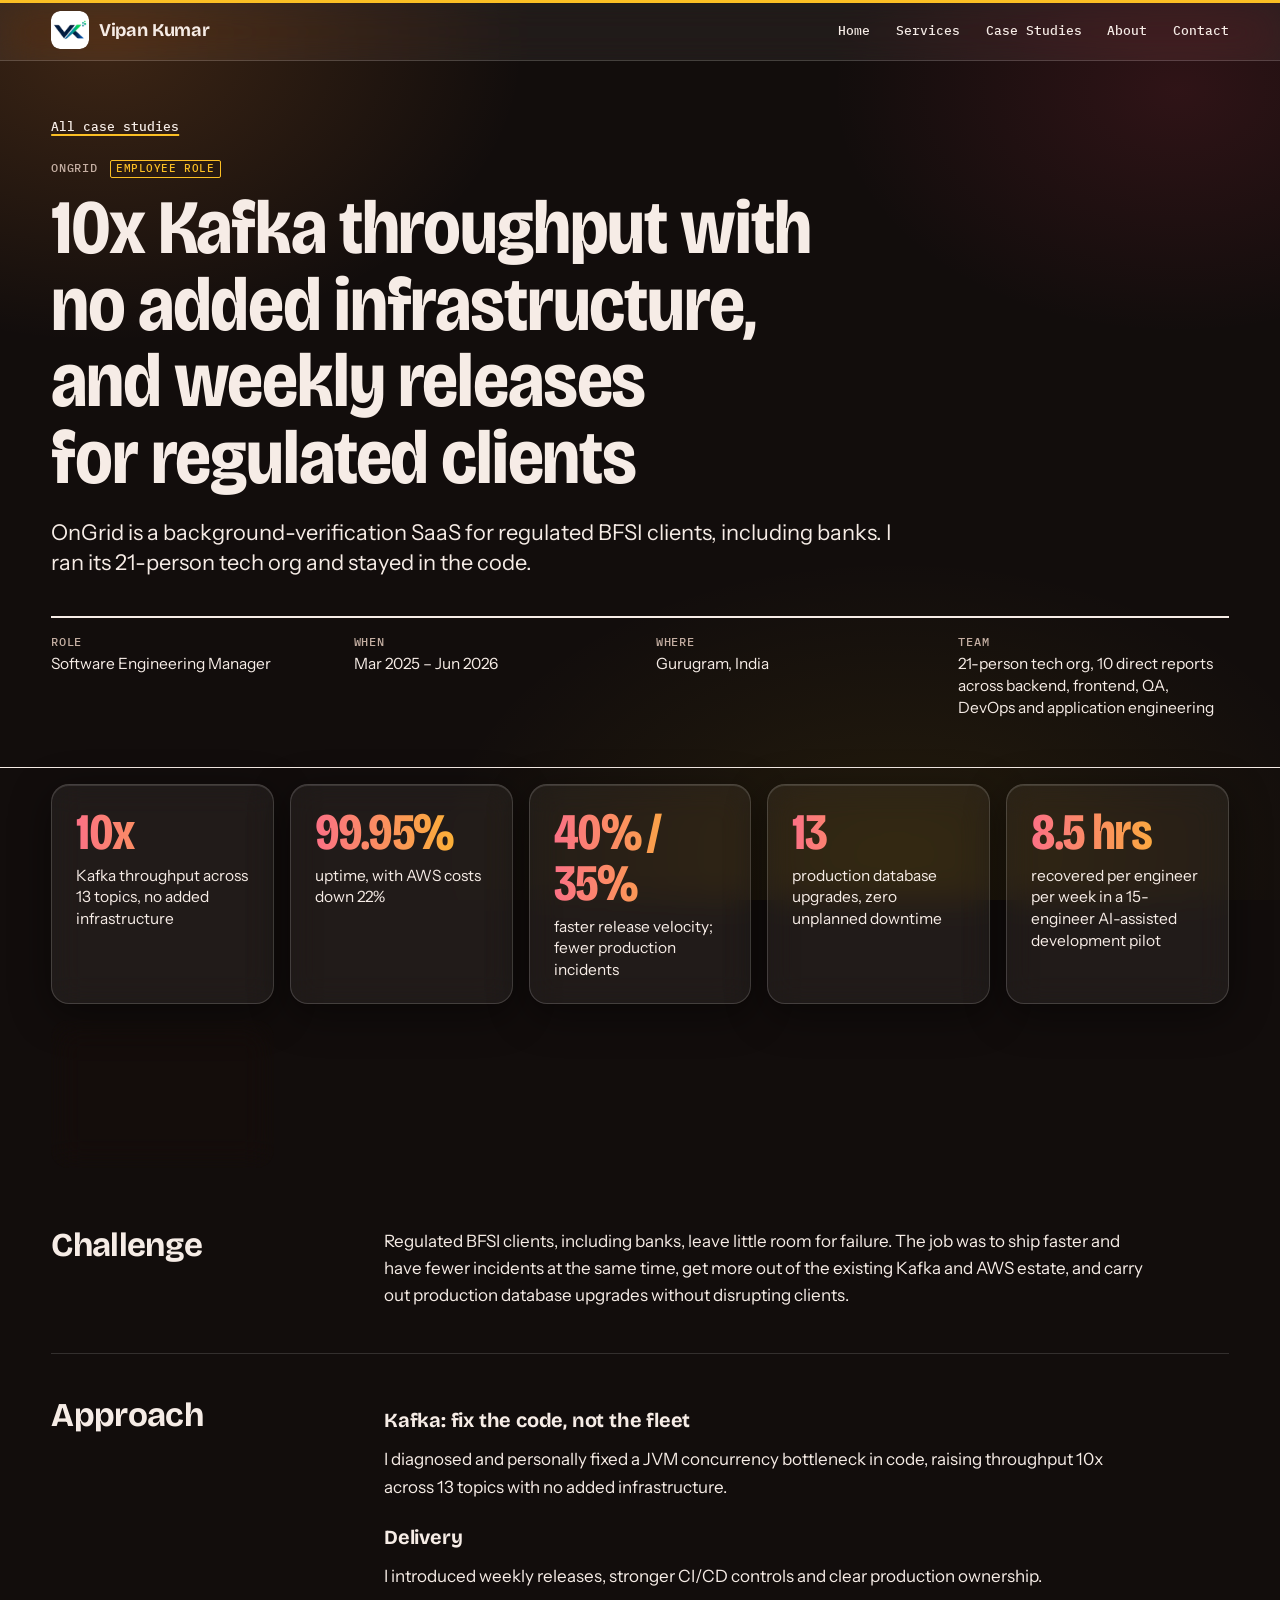
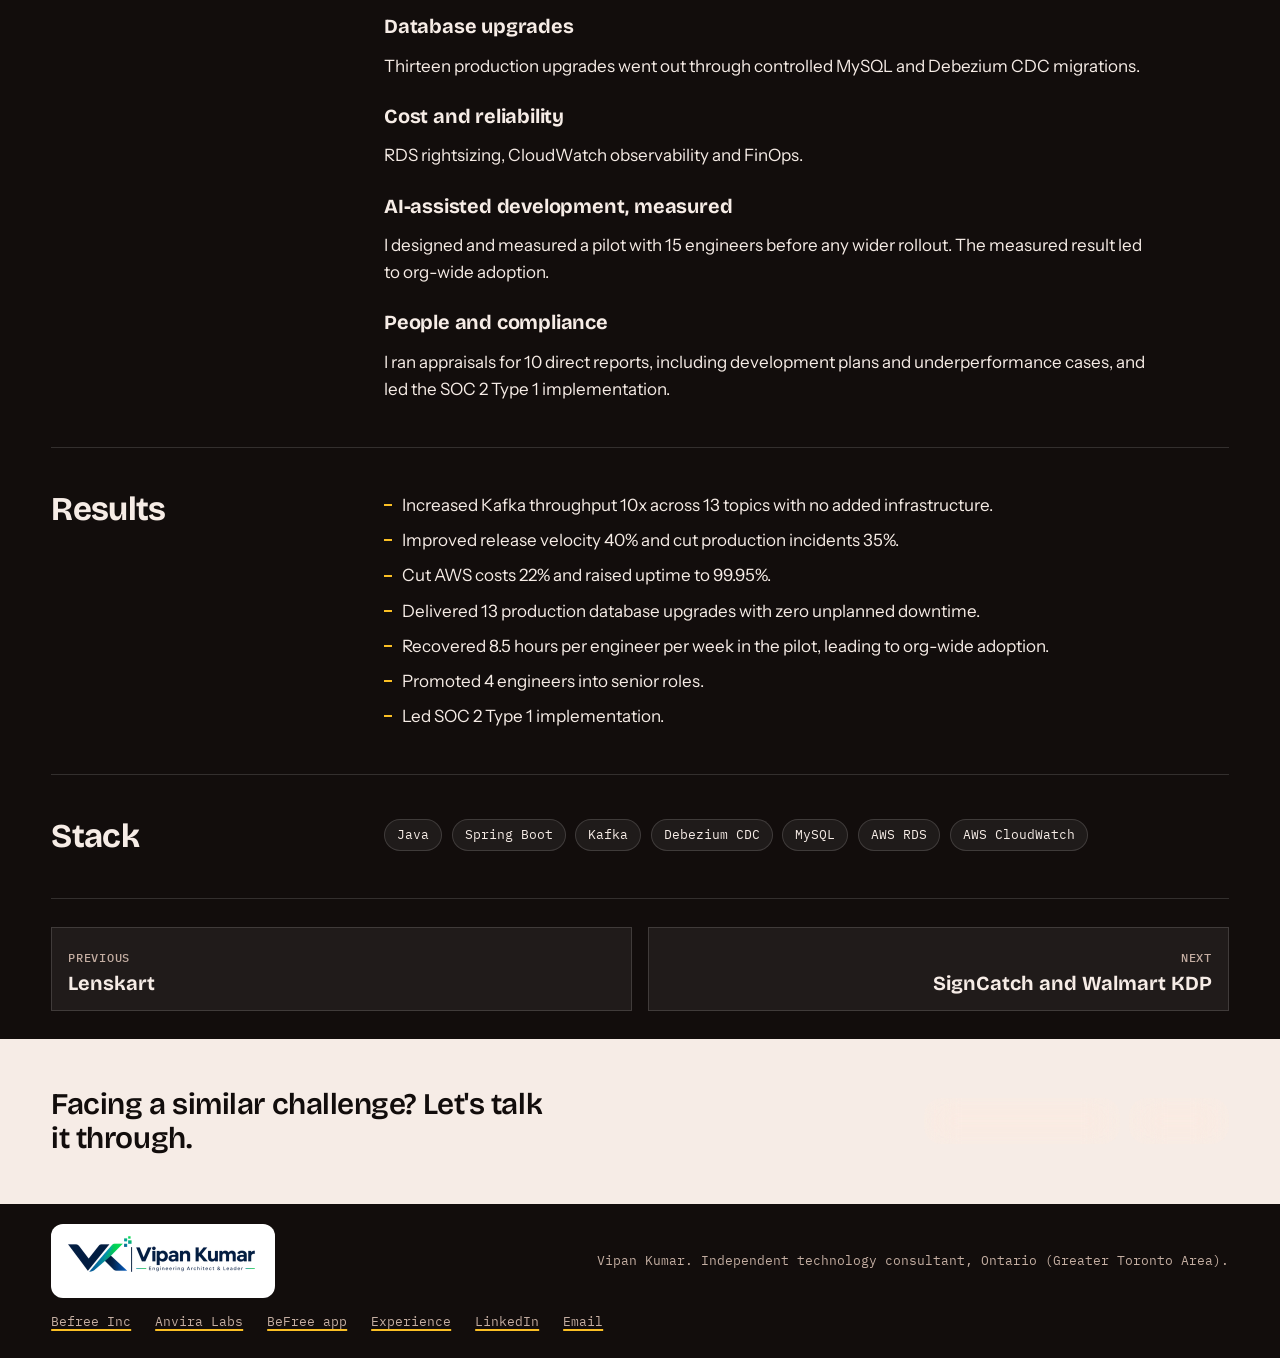
<file: work/ongrid.html>
<!doctype html>
<html lang="en-CA">
<head>
<meta charset="utf-8">
<meta name="viewport" content="width=device-width, initial-scale=1">
<title>OnGrid Engineering Leadership | Vipan Kumar</title>
<meta name="description" content="Case study: how Vipan Kumar raised Kafka throughput 10x at OnGrid by fixing a JVM concurrency bottleneck, reached 99.95% uptime, cut AWS costs 22% and led SOC 2 Type 1 for regulated clients.">
<meta name="author" content="Vipan Kumar">
<link rel="canonical" href="https://vipan.me/work/ongrid.html">
<meta property="og:type" content="article">
<meta property="og:site_name" content="Vipan Kumar">
<meta property="og:title" content="OnGrid Engineering Leadership | Vipan Kumar">
<meta property="og:description" content="Case study: how Vipan Kumar raised Kafka throughput 10x at OnGrid by fixing a JVM concurrency bottleneck, reached 99.95% uptime, cut AWS costs 22% and led SOC 2 Type 1 for regulated clients.">
<meta property="og:url" content="https://vipan.me/work/ongrid.html">
<meta property="og:image" content="https://vipan.me/assets/vipan-kumar-portfolio-logo-assets/social/og-vipan-kumar.jpg">
<meta property="og:image:width" content="1200">
<meta property="og:image:height" content="630">
<meta property="og:image:alt" content="Vipan Kumar, independent technology consultant, fractional CTO and software architect">
<meta name="twitter:card" content="summary_large_image">
<meta name="theme-color" media="(prefers-color-scheme: light)" content="#120d0c">
<meta name="theme-color" media="(prefers-color-scheme: dark)" content="#120d0c">
<link rel="icon" href="../favicon.ico" sizes="any">
<link rel="icon" type="image/png" sizes="32x32" href="../assets/img/brand/favicon-32.png">
<link rel="icon" type="image/png" sizes="192x192" href="../assets/img/brand/favicon-192.png">
<link rel="apple-touch-icon" sizes="180x180" href="../assets/img/brand/favicon-180.png">
<link rel="preload" href="../assets/fonts/BricolageGrotesque-var-latin.woff2" as="font" type="font/woff2" crossorigin>
<link rel="stylesheet" href="../assets/css/site.css?v=202611252200">
<script>document.documentElement.classList.add('js')</script>
<script type="application/ld+json">{"@context": "https://schema.org", "@type": "Article", "headline": "10x Kafka throughput with no added infrastructure, and weekly releases for regulated clients", "description": "Case study: how Vipan Kumar raised Kafka throughput 10x at OnGrid by fixing a JVM concurrency bottleneck, reached 99.95% uptime, cut AWS costs 22% and led SOC 2 Type 1 for regulated clients.", "url": "https://vipan.me/work/ongrid.html", "author": {"@type": "Person", "name": "Vipan Kumar", "url": "https://vipan.me/", "sameAs": ["https://www.linkedin.com/in/vipankverma/"]}}</script>
<script type="text/javascript">
    (function(c,l,a,r,i,t,y){
        c[a]=c[a]||function(){(c[a].q=c[a].q||[]).push(arguments)};
        t=l.createElement(r);t.async=1;t.src="https://www.clarity.ms/tag/"+i;
        y=l.getElementsByTagName(r)[0];y.parentNode.insertBefore(t,y);
    })(window, document, "clarity", "script", "z8hk6c4tax");
</script>
<meta name="robots" content="index, follow, max-image-preview:large">
<meta name="twitter:title" content="OnGrid Engineering Leadership | Vipan Kumar">
<meta name="twitter:description" content="Case study: how Vipan Kumar raised Kafka throughput 10x at OnGrid by fixing a JVM concurrency bottleneck, reached 99.95% uptime, cut AWS costs 22% and led SOC 2 Type 1 for regulated clients.">
<meta name="twitter:image" content="https://vipan.me/assets/vipan-kumar-portfolio-logo-assets/social/og-vipan-kumar.jpg">
<meta name="twitter:image:alt" content="Vipan Kumar, independent technology consultant, fractional CTO and software architect">
</head>
<body>
<a class="skip" href="#main">Skip to content</a>
<div class="progress" aria-hidden="true"></div>
<header class="site-head"><div class="wrap">
<a class="brand" href="../index.html"><img class="brand-mark" src="../assets/img/brand/mark-96.png" alt="Vipan Kumar VK logo" width="38" height="38"><span>Vipan Kumar</span></a>
<button class="nav-toggle" type="button" aria-expanded="false" aria-controls="site-nav">Menu</button>
<nav class="site-nav" id="site-nav" aria-label="Main">
<a href="../index.html">Home</a>
<a href="../index.html#services">Services</a>
<a href="../index.html#work">Case Studies</a>
<a href="../index.html#about">About</a>
<a href="../index.html#contact">Contact</a>
</nav>
</div></header>
<main id="main">
<div class="case-head"><div class="wrap">
<a class="crumb" href="../index.html#work">All case studies</a>
<p class="label case-kind">OnGrid <span class="flag">Employee role</span></p>
<h1>10x Kafka throughput with no added infrastructure, and weekly releases for regulated clients</h1>
<p class="dek">OnGrid is a background-verification SaaS for regulated BFSI clients, including banks. I ran its 21-person tech org and stayed in the code.</p>
<dl class="case-meta">
<div><dt class="label">Role</dt><dd>Software Engineering Manager</dd></div>
<div><dt class="label">When</dt><dd>Mar 2025 – Jun 2026</dd></div>
<div><dt class="label">Where</dt><dd>Gurugram, India</dd></div>
<div><dt class="label">Team</dt><dd>21-person tech org, 10 direct reports across backend, frontend, QA, DevOps and application engineering</dd></div>
</dl>
</div></div>
<div class="wrap">
<ul class="metrics" aria-label="Key numbers">
<li><strong>10x</strong><span>Kafka throughput across 13 topics, no added infrastructure</span></li>
<li><strong>99.95%</strong><span>uptime, with AWS costs down 22%</span></li>
<li><strong>40% / 35%</strong><span>faster release velocity; fewer production incidents</span></li>
<li><strong>13</strong><span>production database upgrades, zero unplanned downtime</span></li>
<li><strong>8.5 hrs</strong><span>recovered per engineer per week in a 15-engineer AI-assisted development pilot</span></li>
<li><strong>4</strong><span>engineers promoted into senior roles</span></li>
</ul>
<section class="case-sec reveal"><h2>Challenge</h2><div class="prose"><p>Regulated BFSI clients, including banks, leave little room for failure. The job was to ship faster and have fewer incidents at the same time, get more out of the existing Kafka and AWS estate, and carry out production database upgrades without disrupting clients.</p></div></section>
<section class="case-sec"><h2>Approach</h2><div class="figs"><div class="prose"><h3>Kafka: fix the code, not the fleet</h3><p>I diagnosed and personally fixed a JVM concurrency bottleneck in code, raising throughput 10x across 13 topics with no added infrastructure.</p>
<h3>Delivery</h3><p>I introduced weekly releases, stronger CI/CD controls and clear production ownership.</p>
<h3>Database upgrades</h3><p>Thirteen production upgrades went out through controlled MySQL and Debezium CDC migrations.</p>
<h3>Cost and reliability</h3><p>RDS rightsizing, CloudWatch observability and FinOps.</p>
<h3>AI-assisted development, measured</h3><p>I designed and measured a pilot with 15 engineers before any wider rollout. The measured result led to org-wide adoption.</p>
<h3>People and compliance</h3><p>I ran appraisals for 10 direct reports, including development plans and underperformance cases, and led the SOC 2 Type 1 implementation.</p></div></div></section>
<section class="case-sec reveal"><h2>Results</h2><div class="prose"><ul><li>Increased Kafka throughput 10x across 13 topics with no added infrastructure.</li><li>Improved release velocity 40% and cut production incidents 35%.</li><li>Cut AWS costs 22% and raised uptime to 99.95%.</li><li>Delivered 13 production database upgrades with zero unplanned downtime.</li><li>Recovered 8.5 hours per engineer per week in the pilot, leading to org-wide adoption.</li><li>Promoted 4 engineers into senior roles.</li><li>Led SOC 2 Type 1 implementation.</li></ul></div></section>
<section class="case-sec reveal"><h2>Stack</h2><div><ul class="tags"><li>Java</li><li>Spring Boot</li><li>Kafka</li><li>Debezium CDC</li><li>MySQL</li><li>AWS RDS</li><li>AWS CloudWatch</li></ul></div></section>
<nav class="case-nav" aria-label="More case studies">
<a href="lenskart.html"><span class="label">Previous</span><b>Lenskart</b></a>
<a class="next" href="signcatch-walmart-kdp.html"><span class="label">Next</span><b>SignCatch and Walmart KDP</b></a>
</nav>
</div>
</main>
<aside class="case-cta" aria-label="Contact"><div class="wrap">
<p>Facing a similar challenge? Let's talk it through.</p>
<div class="actions"><a class="btn" href="../index.html#contact">Start a Conversation</a><a class="btn" href="https://www.linkedin.com/in/vipankverma/" rel="me">LinkedIn</a></div>
</div></aside>
<footer class="site-foot"><div class="wrap">
<a class="foot-logo" href="../index.html"><img src="../assets/vipan-kumar-portfolio-logo-assets/logo/vipan-kumar-logo-400.webp" alt="Vipan Kumar, Engineering Architect and Leader" width="200" height="58" loading="lazy"></a>
<span>Vipan Kumar. Independent technology consultant, Ontario (Greater Toronto Area).</span>
<nav class="foot-nav" aria-label="Secondary"><a href="https://befreefit.ca/">Befree Inc</a><a href="https://www.anviralabs.com/">Anvira Labs</a><a href="https://www.befree.fit/">BeFree app</a><a href="../experience.html">Experience</a><a href="https://www.linkedin.com/in/vipankverma/" rel="me">LinkedIn</a><a href="mailto:vipankverma03@gmail.com">Email</a></nav>
</div></footer>
<script src="../assets/js/site.js?v=202611042500"></script>
</body>
</html>
</file>
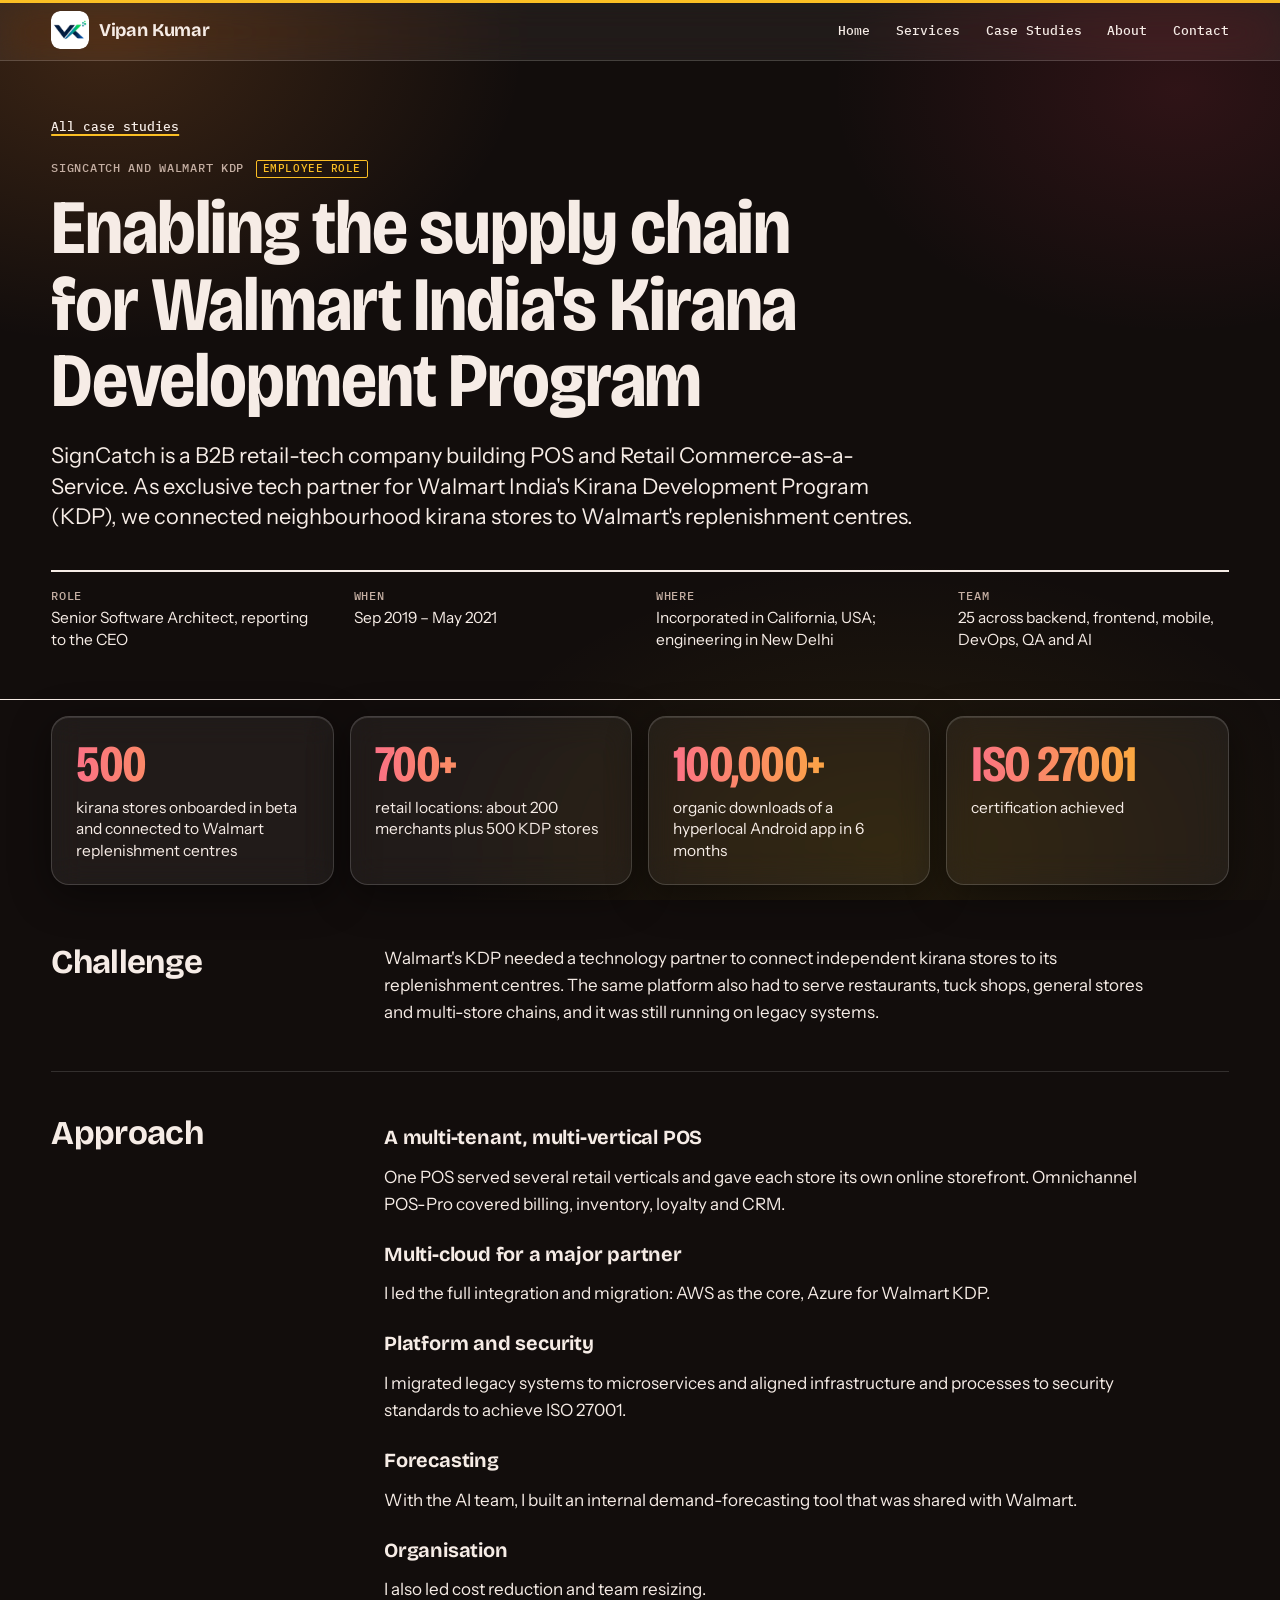
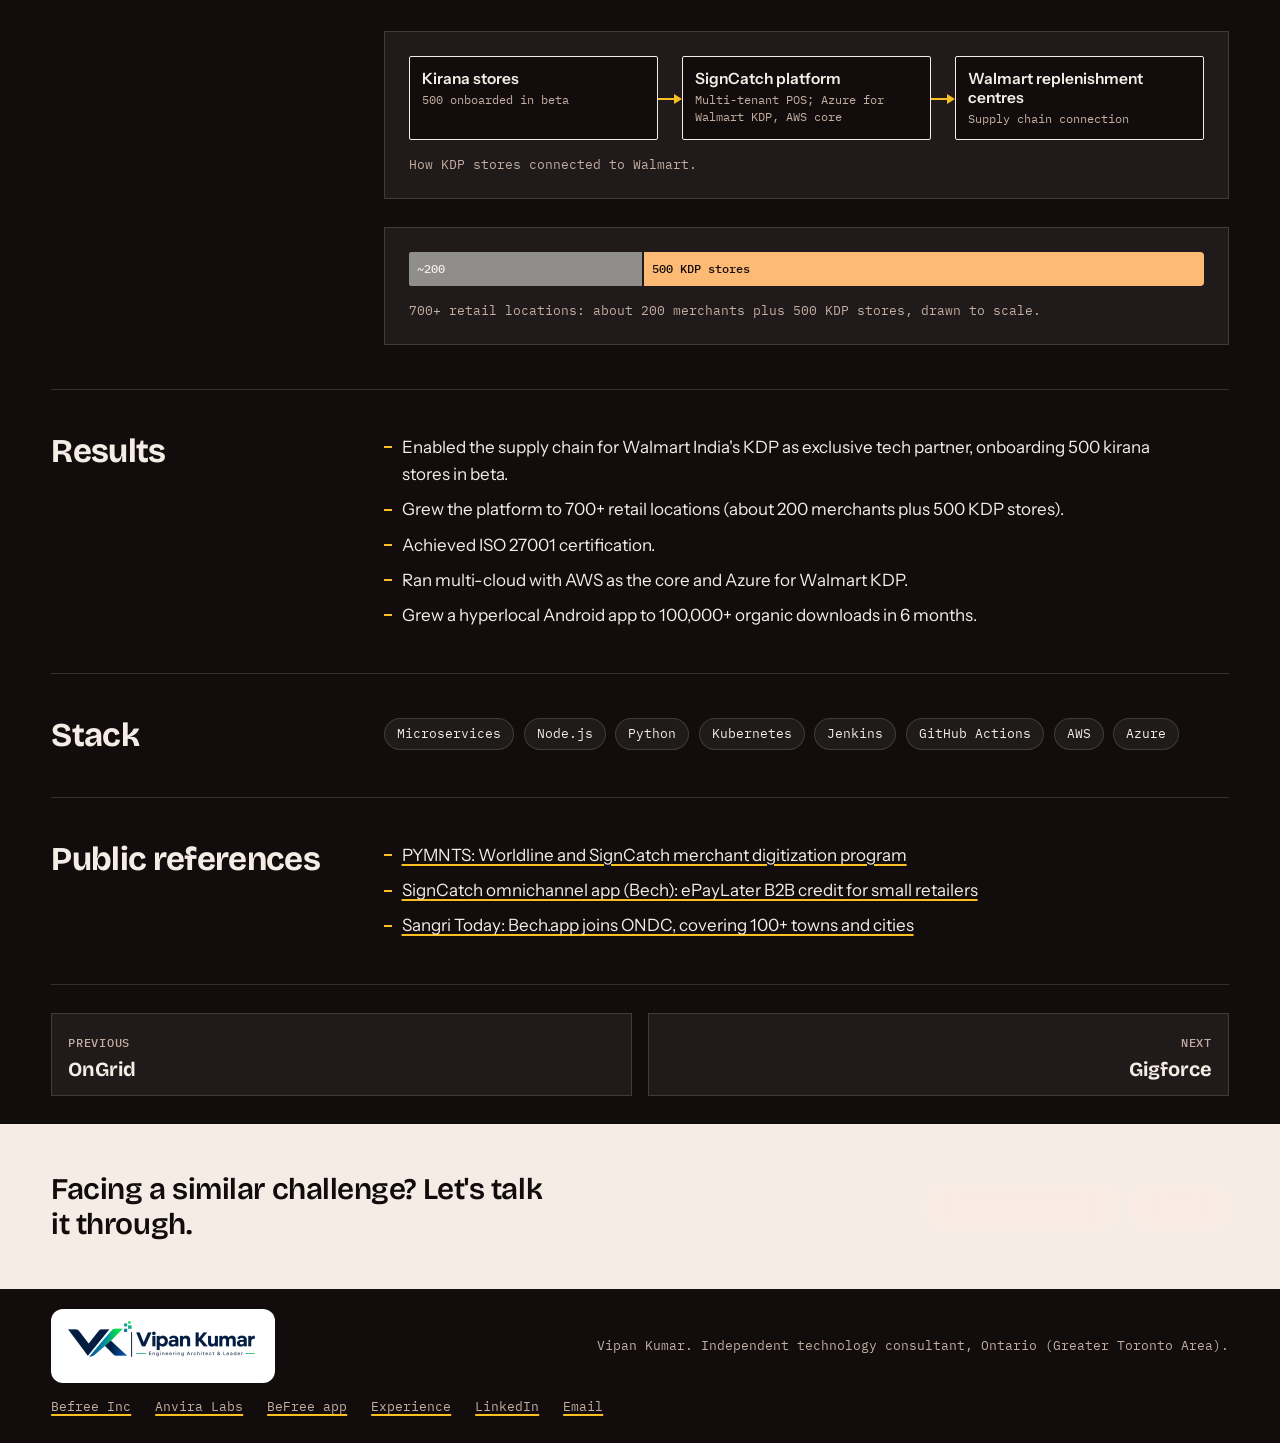
<file: work/signcatch-walmart-kdp.html>
<!doctype html>
<html lang="en-CA">
<head>
<meta charset="utf-8">
<meta name="viewport" content="width=device-width, initial-scale=1">
<title>SignCatch and Walmart India KDP | Vipan Kumar</title>
<meta name="description" content="Case study: how Vipan Kumar led SignCatch as exclusive tech partner for Walmart India's Kirana Development Program, onboarding 500 stores and growing a multi-tenant POS platform to 700+ retail locations.">
<meta name="author" content="Vipan Kumar">
<link rel="canonical" href="https://vipan.me/work/signcatch-walmart-kdp.html">
<meta property="og:type" content="article">
<meta property="og:site_name" content="Vipan Kumar">
<meta property="og:title" content="SignCatch and Walmart India KDP | Vipan Kumar">
<meta property="og:description" content="Case study: how Vipan Kumar led SignCatch as exclusive tech partner for Walmart India's Kirana Development Program, onboarding 500 stores and growing a multi-tenant POS platform to 700+ retail locations.">
<meta property="og:url" content="https://vipan.me/work/signcatch-walmart-kdp.html">
<meta property="og:image" content="https://vipan.me/assets/vipan-kumar-portfolio-logo-assets/social/og-vipan-kumar.jpg">
<meta property="og:image:width" content="1200">
<meta property="og:image:height" content="630">
<meta property="og:image:alt" content="Vipan Kumar, independent technology consultant, fractional CTO and software architect">
<meta name="twitter:card" content="summary_large_image">
<meta name="theme-color" media="(prefers-color-scheme: light)" content="#120d0c">
<meta name="theme-color" media="(prefers-color-scheme: dark)" content="#120d0c">
<link rel="icon" href="../favicon.ico" sizes="any">
<link rel="icon" type="image/png" sizes="32x32" href="../assets/img/brand/favicon-32.png">
<link rel="icon" type="image/png" sizes="192x192" href="../assets/img/brand/favicon-192.png">
<link rel="apple-touch-icon" sizes="180x180" href="../assets/img/brand/favicon-180.png">
<link rel="preload" href="../assets/fonts/BricolageGrotesque-var-latin.woff2" as="font" type="font/woff2" crossorigin>
<link rel="stylesheet" href="../assets/css/site.css?v=202611252200">
<script>document.documentElement.classList.add('js')</script>
<script type="application/ld+json">{"@context": "https://schema.org", "@type": "Article", "headline": "Enabling the supply chain for Walmart India's Kirana Development Program", "description": "Case study: how Vipan Kumar led SignCatch as exclusive tech partner for Walmart India's Kirana Development Program, onboarding 500 stores and growing a multi-tenant POS platform to 700+ retail locations.", "url": "https://vipan.me/work/signcatch-walmart-kdp.html", "author": {"@type": "Person", "name": "Vipan Kumar", "url": "https://vipan.me/", "sameAs": ["https://www.linkedin.com/in/vipankverma/"]}}</script>
<script type="text/javascript">
    (function(c,l,a,r,i,t,y){
        c[a]=c[a]||function(){(c[a].q=c[a].q||[]).push(arguments)};
        t=l.createElement(r);t.async=1;t.src="https://www.clarity.ms/tag/"+i;
        y=l.getElementsByTagName(r)[0];y.parentNode.insertBefore(t,y);
    })(window, document, "clarity", "script", "z8hk6c4tax");
</script>
<meta name="robots" content="index, follow, max-image-preview:large">
<meta name="twitter:title" content="SignCatch and Walmart India KDP | Vipan Kumar">
<meta name="twitter:description" content="Case study: how Vipan Kumar led SignCatch as exclusive tech partner for Walmart India's Kirana Development Program, onboarding 500 stores and growing a multi-tenant POS platform to 700+ retail locations.">
<meta name="twitter:image" content="https://vipan.me/assets/vipan-kumar-portfolio-logo-assets/social/og-vipan-kumar.jpg">
<meta name="twitter:image:alt" content="Vipan Kumar, independent technology consultant, fractional CTO and software architect">
</head>
<body>
<a class="skip" href="#main">Skip to content</a>
<div class="progress" aria-hidden="true"></div>
<header class="site-head"><div class="wrap">
<a class="brand" href="../index.html"><img class="brand-mark" src="../assets/img/brand/mark-96.png" alt="Vipan Kumar VK logo" width="38" height="38"><span>Vipan Kumar</span></a>
<button class="nav-toggle" type="button" aria-expanded="false" aria-controls="site-nav">Menu</button>
<nav class="site-nav" id="site-nav" aria-label="Main">
<a href="../index.html">Home</a>
<a href="../index.html#services">Services</a>
<a href="../index.html#work">Case Studies</a>
<a href="../index.html#about">About</a>
<a href="../index.html#contact">Contact</a>
</nav>
</div></header>
<main id="main">
<div class="case-head"><div class="wrap">
<a class="crumb" href="../index.html#work">All case studies</a>
<p class="label case-kind">SignCatch and Walmart KDP <span class="flag">Employee role</span></p>
<h1>Enabling the supply chain for Walmart India's Kirana Development Program</h1>
<p class="dek">SignCatch is a B2B retail-tech company building POS and Retail Commerce-as-a-Service. As exclusive tech partner for Walmart India's Kirana Development Program (KDP), we connected neighbourhood kirana stores to Walmart's replenishment centres.</p>
<dl class="case-meta">
<div><dt class="label">Role</dt><dd>Senior Software Architect, reporting to the CEO</dd></div>
<div><dt class="label">When</dt><dd>Sep 2019 – May 2021</dd></div>
<div><dt class="label">Where</dt><dd>Incorporated in California, USA; engineering in New Delhi</dd></div>
<div><dt class="label">Team</dt><dd>25 across backend, frontend, mobile, DevOps, QA and AI</dd></div>
</dl>
</div></div>
<div class="wrap">
<ul class="metrics" aria-label="Key numbers">
<li><strong>500</strong><span>kirana stores onboarded in beta and connected to Walmart replenishment centres</span></li>
<li><strong>700+</strong><span>retail locations: about 200 merchants plus 500 KDP stores</span></li>
<li><strong>100,000+</strong><span>organic downloads of a hyperlocal Android app in 6 months</span></li>
<li><strong>ISO 27001</strong><span>certification achieved</span></li>
</ul>
<section class="case-sec reveal"><h2>Challenge</h2><div class="prose"><p>Walmart's KDP needed a technology partner to connect independent kirana stores to its replenishment centres. The same platform also had to serve restaurants, tuck shops, general stores and multi-store chains, and it was still running on legacy systems.</p></div></section>
<section class="case-sec"><h2>Approach</h2><div class="figs"><div class="prose"><h3>A multi-tenant, multi-vertical POS</h3><p>One POS served several retail verticals and gave each store its own online storefront. Omnichannel POS-Pro covered billing, inventory, loyalty and CRM.</p>
<h3>Multi-cloud for a major partner</h3><p>I led the full integration and migration: AWS as the core, Azure for Walmart KDP.</p>
<h3>Platform and security</h3><p>I migrated legacy systems to microservices and aligned infrastructure and processes to security standards to achieve ISO 27001.</p>
<h3>Forecasting</h3><p>With the AI team, I built an internal demand-forecasting tool that was shared with Walmart.</p>
<h3>Organisation</h3><p>I also led cost reduction and team resizing.</p></div><figure class="fig"><ol class="flow"><li><b>Kirana stores</b><span>500 onboarded in beta</span></li><li><b>SignCatch platform</b><span>Multi-tenant POS; Azure for Walmart KDP, AWS core</span></li><li><b>Walmart replenishment centres</b><span>Supply chain connection</span></li></ol><figcaption>How KDP stores connected to Walmart.</figcaption></figure><figure class="fig"><div class="split" role="img" aria-label="About 200 merchants plus 500 KDP stores, drawn to scale"><i class="a">~200</i><i class="c">500 KDP stores</i></div><figcaption>700+ retail locations: about 200 merchants plus 500 KDP stores, drawn to scale.</figcaption></figure></div></section>
<section class="case-sec reveal"><h2>Results</h2><div class="prose"><ul><li>Enabled the supply chain for Walmart India's KDP as exclusive tech partner, onboarding 500 kirana stores in beta.</li><li>Grew the platform to 700+ retail locations (about 200 merchants plus 500 KDP stores).</li><li>Achieved ISO 27001 certification.</li><li>Ran multi-cloud with AWS as the core and Azure for Walmart KDP.</li><li>Grew a hyperlocal Android app to 100,000+ organic downloads in 6 months.</li></ul></div></section>
<section class="case-sec reveal"><h2>Stack</h2><div><ul class="tags"><li>Microservices</li><li>Node.js</li><li>Python</li><li>Kubernetes</li><li>Jenkins</li><li>GitHub Actions</li><li>AWS</li><li>Azure</li></ul></div></section>
<section class="case-sec reveal"><h2>Public references</h2><div class="prose"><ul><li><a href="https://www.pymnts.com/partnerships/2023/worldline-and-signcatch-launch-merchant-digitization-program-in-india/" target="_blank" rel="noopener noreferrer">PYMNTS: Worldline and SignCatch merchant digitization program</a></li><li><a href="https://theprint.in/ani-press-releases/signcatch-partners-epaylater-to-enable-b2b-credit-for-small-retailers-on-bech-app/679714/" target="_blank" rel="noopener noreferrer">SignCatch omnichannel app (Bech): ePayLater B2B credit for small retailers</a></li><li><a href="https://www.sangritoday.com/spotlight/signcatchs-decentralized-seller-platform-bechapp-joins-ondc-covering-100-towns-and-cities-across-india" target="_blank" rel="noopener noreferrer">Sangri Today: Bech.app joins ONDC, covering 100+ towns and cities</a></li></ul></div></section>
<nav class="case-nav" aria-label="More case studies">
<a href="ongrid.html"><span class="label">Previous</span><b>OnGrid</b></a>
<a class="next" href="gigforce.html"><span class="label">Next</span><b>Gigforce</b></a>
</nav>
</div>
</main>
<aside class="case-cta" aria-label="Contact"><div class="wrap">
<p>Facing a similar challenge? Let's talk it through.</p>
<div class="actions"><a class="btn" href="../index.html#contact">Start a Conversation</a><a class="btn" href="https://www.linkedin.com/in/vipankverma/" rel="me">LinkedIn</a></div>
</div></aside>
<footer class="site-foot"><div class="wrap">
<a class="foot-logo" href="../index.html"><img src="../assets/vipan-kumar-portfolio-logo-assets/logo/vipan-kumar-logo-400.webp" alt="Vipan Kumar, Engineering Architect and Leader" width="200" height="58" loading="lazy"></a>
<span>Vipan Kumar. Independent technology consultant, Ontario (Greater Toronto Area).</span>
<nav class="foot-nav" aria-label="Secondary"><a href="https://befreefit.ca/">Befree Inc</a><a href="https://www.anviralabs.com/">Anvira Labs</a><a href="https://www.befree.fit/">BeFree app</a><a href="../experience.html">Experience</a><a href="https://www.linkedin.com/in/vipankverma/" rel="me">LinkedIn</a><a href="mailto:vipankverma03@gmail.com">Email</a></nav>
</div></footer>
<script src="../assets/js/site.js?v=202611042500"></script>
</body>
</html>
</file>
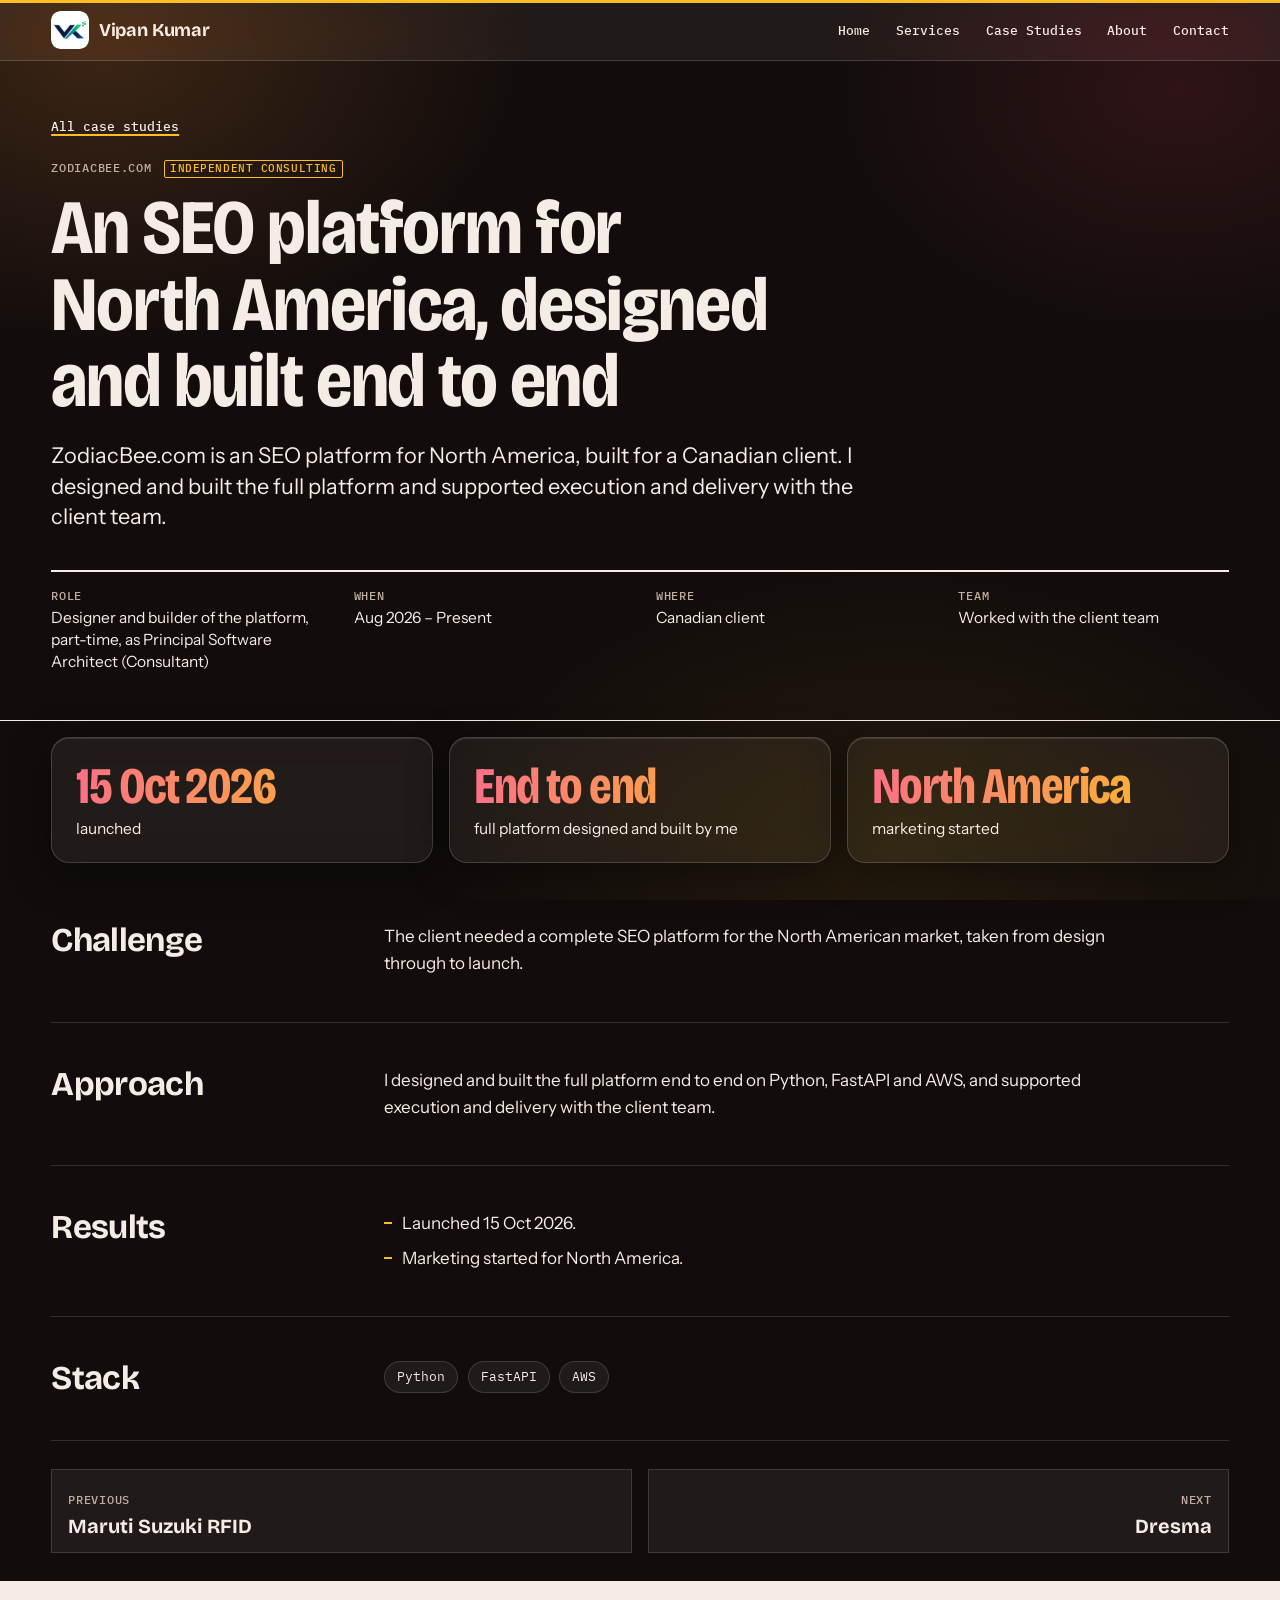
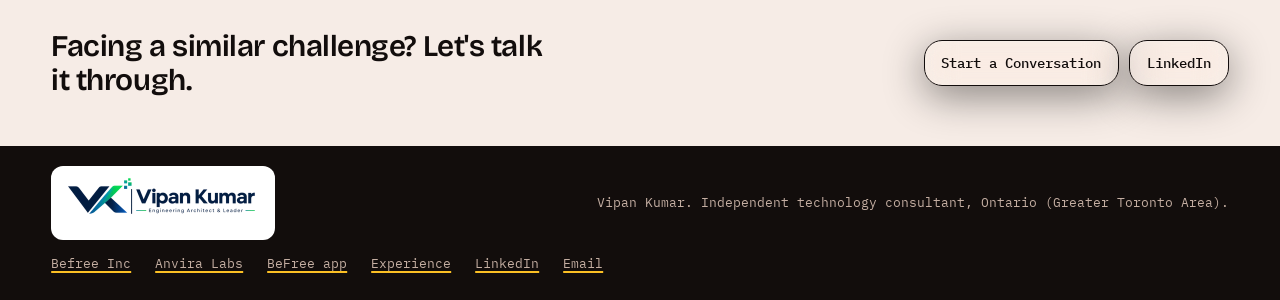
<file: work/zodiacbee.html>
<!doctype html>
<html lang="en-CA">
<head>
<meta charset="utf-8">
<meta name="viewport" content="width=device-width, initial-scale=1">
<title>ZodiacBee SEO Platform Case Study | Vipan Kumar</title>
<meta name="description" content="Case study: ZodiacBee.com, an SEO platform for North America designed and built end to end by Vipan Kumar on Python, FastAPI and AWS. Launched 15 October 2026.">
<meta name="author" content="Vipan Kumar">
<link rel="canonical" href="https://vipan.me/work/zodiacbee.html">
<meta property="og:type" content="article">
<meta property="og:site_name" content="Vipan Kumar">
<meta property="og:title" content="ZodiacBee SEO Platform Case Study | Vipan Kumar">
<meta property="og:description" content="Case study: ZodiacBee.com, an SEO platform for North America designed and built end to end by Vipan Kumar on Python, FastAPI and AWS. Launched 15 October 2026.">
<meta property="og:url" content="https://vipan.me/work/zodiacbee.html">
<meta property="og:image" content="https://vipan.me/assets/vipan-kumar-portfolio-logo-assets/social/og-vipan-kumar.jpg">
<meta property="og:image:width" content="1200">
<meta property="og:image:height" content="630">
<meta property="og:image:alt" content="Vipan Kumar, independent technology consultant, fractional CTO and software architect">
<meta name="twitter:card" content="summary_large_image">
<meta name="theme-color" media="(prefers-color-scheme: light)" content="#120d0c">
<meta name="theme-color" media="(prefers-color-scheme: dark)" content="#120d0c">
<link rel="icon" href="../favicon.ico" sizes="any">
<link rel="icon" type="image/png" sizes="32x32" href="../assets/img/brand/favicon-32.png">
<link rel="icon" type="image/png" sizes="192x192" href="../assets/img/brand/favicon-192.png">
<link rel="apple-touch-icon" sizes="180x180" href="../assets/img/brand/favicon-180.png">
<link rel="preload" href="../assets/fonts/BricolageGrotesque-var-latin.woff2" as="font" type="font/woff2" crossorigin>
<link rel="stylesheet" href="../assets/css/site.css?v=202611252200">
<script>document.documentElement.classList.add('js')</script>
<script type="application/ld+json">{"@context": "https://schema.org", "@type": "Article", "headline": "An SEO platform for North America, designed and built end to end", "description": "Case study: ZodiacBee.com, an SEO platform for North America designed and built end to end by Vipan Kumar on Python, FastAPI and AWS. Launched 15 October 2026.", "url": "https://vipan.me/work/zodiacbee.html", "author": {"@type": "Person", "name": "Vipan Kumar", "url": "https://vipan.me/", "sameAs": ["https://www.linkedin.com/in/vipankverma/"]}}</script>
<script type="text/javascript">
    (function(c,l,a,r,i,t,y){
        c[a]=c[a]||function(){(c[a].q=c[a].q||[]).push(arguments)};
        t=l.createElement(r);t.async=1;t.src="https://www.clarity.ms/tag/"+i;
        y=l.getElementsByTagName(r)[0];y.parentNode.insertBefore(t,y);
    })(window, document, "clarity", "script", "z8hk6c4tax");
</script>
<meta name="robots" content="index, follow, max-image-preview:large">
<meta name="twitter:title" content="ZodiacBee SEO Platform Case Study | Vipan Kumar">
<meta name="twitter:description" content="Case study: ZodiacBee.com, an SEO platform for North America designed and built end to end by Vipan Kumar on Python, FastAPI and AWS. Launched 15 October 2026.">
<meta name="twitter:image" content="https://vipan.me/assets/vipan-kumar-portfolio-logo-assets/social/og-vipan-kumar.jpg">
<meta name="twitter:image:alt" content="Vipan Kumar, independent technology consultant, fractional CTO and software architect">
</head>
<body>
<a class="skip" href="#main">Skip to content</a>
<div class="progress" aria-hidden="true"></div>
<header class="site-head"><div class="wrap">
<a class="brand" href="../index.html"><img class="brand-mark" src="../assets/img/brand/mark-96.png" alt="Vipan Kumar VK logo" width="38" height="38"><span>Vipan Kumar</span></a>
<button class="nav-toggle" type="button" aria-expanded="false" aria-controls="site-nav">Menu</button>
<nav class="site-nav" id="site-nav" aria-label="Main">
<a href="../index.html">Home</a>
<a href="../index.html#services">Services</a>
<a href="../index.html#work">Case Studies</a>
<a href="../index.html#about">About</a>
<a href="../index.html#contact">Contact</a>
</nav>
</div></header>
<main id="main">
<div class="case-head"><div class="wrap">
<a class="crumb" href="../index.html#work">All case studies</a>
<p class="label case-kind">ZodiacBee.com <span class="flag">Independent consulting</span></p>
<h1>An SEO platform for North America, designed and built end to end</h1>
<p class="dek">ZodiacBee.com is an SEO platform for North America, built for a Canadian client. I designed and built the full platform and supported execution and delivery with the client team.</p>
<dl class="case-meta">
<div><dt class="label">Role</dt><dd>Designer and builder of the platform, part-time, as Principal Software Architect (Consultant)</dd></div>
<div><dt class="label">When</dt><dd>Aug 2026 – Present</dd></div>
<div><dt class="label">Where</dt><dd>Canadian client</dd></div>
<div><dt class="label">Team</dt><dd>Worked with the client team</dd></div>
</dl>
</div></div>
<div class="wrap">
<ul class="metrics" aria-label="Key numbers">
<li><strong>15 Oct 2026</strong><span>launched</span></li>
<li><strong>End to end</strong><span>full platform designed and built by me</span></li>
<li><strong>North America</strong><span>marketing started</span></li>
</ul>
<section class="case-sec reveal"><h2>Challenge</h2><div class="prose"><p>The client needed a complete SEO platform for the North American market, taken from design through to launch.</p></div></section>
<section class="case-sec"><h2>Approach</h2><div class="figs"><div class="prose"><p>I designed and built the full platform end to end on Python, FastAPI and AWS, and supported execution and delivery with the client team.</p></div></div></section>
<section class="case-sec reveal"><h2>Results</h2><div class="prose"><ul><li>Launched 15 Oct 2026.</li><li>Marketing started for North America.</li></ul></div></section>
<section class="case-sec reveal"><h2>Stack</h2><div><ul class="tags"><li>Python</li><li>FastAPI</li><li>AWS</li></ul></div></section>
<nav class="case-nav" aria-label="More case studies">
<a href="maruti-suzuki-rfid.html"><span class="label">Previous</span><b>Maruti Suzuki RFID</b></a>
<a class="next" href="dresma.html"><span class="label">Next</span><b>Dresma</b></a>
</nav>
</div>
</main>
<aside class="case-cta" aria-label="Contact"><div class="wrap">
<p>Facing a similar challenge? Let's talk it through.</p>
<div class="actions"><a class="btn" href="../index.html#contact">Start a Conversation</a><a class="btn" href="https://www.linkedin.com/in/vipankverma/" rel="me">LinkedIn</a></div>
</div></aside>
<footer class="site-foot"><div class="wrap">
<a class="foot-logo" href="../index.html"><img src="../assets/vipan-kumar-portfolio-logo-assets/logo/vipan-kumar-logo-400.webp" alt="Vipan Kumar, Engineering Architect and Leader" width="200" height="58" loading="lazy"></a>
<span>Vipan Kumar. Independent technology consultant, Ontario (Greater Toronto Area).</span>
<nav class="foot-nav" aria-label="Secondary"><a href="https://befreefit.ca/">Befree Inc</a><a href="https://www.anviralabs.com/">Anvira Labs</a><a href="https://www.befree.fit/">BeFree app</a><a href="../experience.html">Experience</a><a href="https://www.linkedin.com/in/vipankverma/" rel="me">LinkedIn</a><a href="mailto:vipankverma03@gmail.com">Email</a></nav>
</div></footer>
<script src="../assets/js/site.js?v=202611042500"></script>
</body>
</html>
</file>
<file: assets/css/site.css>
/* Vipan Kumar portfolio. Plain CSS, no build step. */

@font-face { font-family: "Bricolage Grotesque"; src: url("../fonts/BricolageGrotesque-var-latin.woff2") format("woff2"); font-weight: 200 800; font-stretch: 75% 100%; font-display: swap; }
@font-face { font-family: "Instrument Sans"; src: url("../fonts/InstrumentSans-var-latin.woff2") format("woff2"); font-weight: 400 700; font-stretch: 75% 100%; font-display: swap; }
@font-face { font-family: "IBM Plex Mono"; src: url("../fonts/IBMPlexMono-400-latin.woff2") format("woff2"); font-weight: 400; font-display: swap; }
@font-face { font-family: "IBM Plex Mono"; src: url("../fonts/IBMPlexMono-500-latin.woff2") format("woff2"); font-weight: 500; font-display: swap; }

:root {
  color-scheme: light;
  --bg: #f2f4f0;
  --surface: #fafbf8;
  --ink: #111a17;
  --muted: #47544e;
  --rule: #c6cec8;
  --rule-strong: #111a17;
  --accent: #b5390a;
  --accent-ink: #fff8f3;
  --data: #0f5f50;
  --data-soft: #cfdcd5;
  --grid: rgba(17, 26, 23, .055);

  --display: "Bricolage Grotesque", ui-sans-serif, system-ui, -apple-system, "Segoe UI", sans-serif;
  --sans: "Instrument Sans", ui-sans-serif, system-ui, -apple-system, "Segoe UI", sans-serif;
  --mono: "IBM Plex Mono", ui-monospace, "SF Mono", Menlo, Consolas, monospace;

  --gutter: clamp(16px, 4vw, 56px);
  --page: 1320px;
  --ease: cubic-bezier(.2, .7, .2, 1);
}
@media (prefers-color-scheme: dark) {
  :root:not([data-theme="light"]) {
    color-scheme: dark;
    --bg: #0e1312;
    --surface: #151c1a;
    --ink: #e9ede8;
    --muted: #a5b1aa;
    --rule: #2d3734;
    --rule-strong: #e9ede8;
    --accent: #ff9460;
    --accent-ink: #1a0d06;
    --data: #65cfb5;
    --data-soft: #27332f;
    --grid: rgba(233, 237, 232, .05);
  }
}
:root[data-theme="dark"] {
  color-scheme: dark;
  --bg: #0e1312;
  --surface: #151c1a;
  --ink: #e9ede8;
  --muted: #a5b1aa;
  --rule: #2d3734;
  --rule-strong: #e9ede8;
  --accent: #ff9460;
  --accent-ink: #1a0d06;
  --data: #65cfb5;
  --data-soft: #27332f;
  --grid: rgba(233, 237, 232, .05);
}

*, *::before, *::after { box-sizing: border-box; }
html { -webkit-text-size-adjust: 100%; scroll-behavior: smooth; scroll-padding-top: 84px; }
body { margin: 0; background: var(--bg); color: var(--ink); font: 400 1.0625rem/1.6 var(--sans); overflow-wrap: break-word; }
h1, h2, h3, p, ul, ol, dl, dd, figure { margin: 0; }
ul, ol { padding: 0; list-style: none; }
img, svg { display: block; max-width: 100%; }
a { color: inherit; text-decoration-color: var(--accent); text-decoration-thickness: 1.5px; text-underline-offset: .2em; }
a:hover { color: var(--accent); }
:focus-visible { outline: 3px solid var(--accent); outline-offset: 3px; border-radius: 2px; }
h1, h2, h3 { font-family: var(--display); font-weight: 700; line-height: 1.05; letter-spacing: -.02em; text-wrap: balance; }
p { text-wrap: pretty; }

.wrap { max-width: var(--page); margin-inline: auto; padding-inline: var(--gutter); }
.skip { position: absolute; left: var(--gutter); top: -60px; z-index: 30; background: var(--accent); color: var(--accent-ink); padding: .5rem .9rem; font: 500 .875rem var(--mono); }
.skip:focus { top: 8px; color: var(--accent-ink); }
.label { font: 500 .75rem/1.4 var(--mono); letter-spacing: .06em; text-transform: uppercase; color: var(--muted); }

/* Header */
.site-head { position: sticky; top: 0; z-index: 20; background: color-mix(in srgb, var(--bg) 90%, transparent); backdrop-filter: blur(10px); border-bottom: 1px solid var(--rule); }
.site-head .wrap { display: flex; align-items: center; justify-content: space-between; gap: 1rem; min-height: 60px; }
.brand { font: 700 1.125rem/1 var(--display); letter-spacing: -.01em; text-decoration: none; white-space: nowrap; }
.site-nav { display: flex; align-items: center; gap: clamp(.65rem, 2vw, 1.75rem); font: 500 .8125rem var(--mono); }
.site-nav a { text-decoration: none; padding: .5rem 0; }
.site-nav a:hover { text-decoration: underline; }
.theme-btn { display: none; font: 500 .8125rem var(--mono); color: inherit; background: none; border: 1px solid var(--rule); border-radius: 2px; padding: .4rem .6rem; cursor: pointer; min-height: 34px; white-space: nowrap; }
.theme-btn:hover { border-color: var(--accent); color: var(--accent); }
.js .theme-btn { display: inline-block; }
.progress { display: none; }

/* Buttons */
.actions { display: flex; flex-wrap: wrap; gap: .625rem; }
.btn { display: inline-flex; align-items: center; min-height: 46px; padding: .625rem 1.05rem; font: 500 .875rem/1.3 var(--mono); text-decoration: none; border: 1px solid var(--rule-strong); border-radius: 2px; transition: background .18s, color .18s, border-color .18s; }
.btn:hover { background: var(--ink); color: var(--bg); }
.btn.primary { background: var(--accent); border-color: var(--accent); color: var(--accent-ink); }
.btn.primary:hover { background: var(--ink); border-color: var(--ink); color: var(--bg); }

/* Hero */
.hero { position: relative; padding-block: 1rem clamp(2.5rem, 6vw, 5rem); background-image: linear-gradient(var(--grid) 1px, transparent 1px), linear-gradient(90deg, var(--grid) 1px, transparent 1px); background-size: 56px 56px; border-bottom: 1px solid var(--rule-strong); }
.hero-top { display: grid; grid-template-columns: minmax(0, 7fr) minmax(0, 5fr); gap: clamp(1.5rem, 4vw, 3.5rem); align-items: start; }
.hero h1 { font-size: clamp(5rem, 18.5vw, 14rem); line-height: .86; letter-spacing: -.012em; font-weight: 800; font-stretch: 86%; }
.hero h1 span { display: block; }
.hero h1 span + span { color: var(--accent); }
.spec { border-top: 2px solid var(--rule-strong); background: var(--surface); }
.spec > div { padding: .7rem .85rem; border-bottom: 1px solid var(--rule); border-inline: 1px solid var(--rule); }
.spec dt { margin-bottom: .1rem; }
.spec dd { font-size: .96875rem; line-height: 1.4; font-weight: 500; }
.hero-bottom { display: grid; grid-template-columns: minmax(0, 1fr); gap: clamp(1.5rem, 4vw, 3.5rem); margin-top: clamp(1.75rem, 3.5vw, 3rem); align-items: start; }
.statement { font: 600 clamp(1.625rem, 3.2vw, 2.75rem)/1.1 var(--display); letter-spacing: -.02em; text-wrap: balance; }
.hero-sub { color: var(--muted); max-width: 62ch; }
.hero-side .actions { margin-top: 1.25rem; }

/* Sections */
.section { padding-block: clamp(3rem, 7vw, 6rem); border-bottom: 1px solid var(--rule); }
.section-head { display: grid; grid-template-columns: minmax(0, 4fr) minmax(0, 8fr); gap: 1rem clamp(1.5rem, 4vw, 3.5rem); margin-bottom: clamp(1.75rem, 4vw, 3.25rem); align-items: end; }
.section-head h2 { font-size: clamp(2.25rem, 5vw, 4.25rem); }
.section-head p { color: var(--muted); max-width: 62ch; }
.section-head:not(:has(p)) { grid-template-columns: minmax(0, 1fr); }

/* Impact ledger */
.ledger { display: grid; grid-template-columns: repeat(2, minmax(0, 1fr)); column-gap: clamp(1.5rem, 4vw, 3.5rem); border-top: 2px solid var(--rule-strong); }
.ledger li { display: grid; grid-template-columns: minmax(0, 9.5rem) minmax(0, 1fr); gap: .25rem 1.25rem; padding-block: 1.1rem; border-bottom: 1px solid var(--rule); align-items: baseline; }
.ledger strong { font: 700 clamp(1.75rem, 3vw, 2.5rem)/1 var(--display); font-stretch: 80%; letter-spacing: -.025em; white-space: nowrap; }
.ledger p { font-size: 1rem; line-height: 1.45; }
.ledger .src { display: block; margin-top: .25rem; font: 500 .75rem var(--mono); color: var(--muted); }

/* Two readings */
.paths { display: grid; grid-template-columns: repeat(2, minmax(0, 1fr)); gap: clamp(1.5rem, 4vw, 3.5rem); }
.path { border-top: 2px solid var(--rule-strong); padding-top: 1rem; display: flex; flex-direction: column; gap: 1rem; }
.path h3 { font-size: clamp(1.5rem, 2.6vw, 2.125rem); }
.path .targets { font: 400 .8125rem/1.5 var(--mono); color: var(--muted); }
.path ul { display: grid; gap: .55rem; flex: 1; }
.path li { padding-left: 1.1rem; position: relative; }
.path li::before { content: ""; position: absolute; left: 0; top: .68em; width: .5rem; height: 2px; background: var(--accent); }

/* Work list */
.work-group { margin-bottom: 2.75rem; }
.work-group:last-child { margin-bottom: 0; }
.work-group > .label { display: block; padding-bottom: .55rem; border-bottom: 2px solid var(--rule-strong); }
.work-row { position: relative; display: grid; grid-template-columns: minmax(0, 13rem) minmax(0, 1fr) minmax(0, 15rem); gap: .5rem clamp(1rem, 3vw, 2.5rem); padding-block: 1.5rem; border-bottom: 1px solid var(--rule); transition: background .18s; }
.work-row:hover { background: var(--surface); }
.work-metric { font: 700 clamp(1.875rem, 3.4vw, 3rem)/1 var(--display); font-stretch: 80%; letter-spacing: -.03em; color: var(--data); }
.work-metric small { display: block; margin-top: .4rem; font: 500 .75rem/1.4 var(--mono); letter-spacing: 0; color: var(--muted); }
.work-row h3 { font-size: clamp(1.375rem, 2.3vw, 1.875rem); line-height: 1.12; margin-bottom: .45rem; }
.work-row h3 a { text-decoration: none; }
.work-row h3 a::after { content: ""; position: absolute; inset: 0; }
.work-row:hover h3 a { color: var(--accent); }
.work-row p { color: var(--muted); max-width: 60ch; }
.work-meta { font: 400 .8125rem/1.5 var(--mono); color: var(--muted); }
.work-meta b { display: block; font-weight: 500; color: var(--ink); }

/* Career timeline, drawn to scale */
.axis, .role { display: grid; grid-template-columns: minmax(0, 11rem) minmax(0, 1fr); gap: 0 clamp(1rem, 3vw, 2.5rem); }
.axis { padding-bottom: .4rem; border-bottom: 2px solid var(--rule-strong); }
.axis-track { position: relative; height: 1.25rem; font: 500 .75rem var(--mono); color: var(--muted); }
.axis-track span { position: absolute; top: 0; }
.axis-track span:not(:first-child) { transform: translateX(-50%); }
.role { padding-block: 1.25rem; border-bottom: 1px solid var(--rule); }
.role-when { font: 500 .8125rem/1.5 var(--mono); color: var(--muted); }
.track { position: relative; height: 8px; margin: .4rem 0 .95rem; background: repeating-linear-gradient(90deg, var(--rule) 0 1px, transparent 1px calc(100% / 16)); border-bottom: 1px solid var(--rule); }
.track i { position: absolute; top: 0; bottom: 0; left: var(--s); width: max(var(--w), 3px); background: var(--data); border-radius: 0 4px 4px 0; transform-origin: left; }
.role h3 { font-size: clamp(1.25rem, 2.1vw, 1.625rem); line-height: 1.15; }
.role .org { font-weight: 600; margin-top: .2rem; }
.role .ctx { color: var(--muted); font-size: .96875rem; margin-top: .15rem; max-width: 74ch; }
.role ul { margin-top: .6rem; display: grid; gap: .35rem; max-width: 80ch; }
.role li { padding-left: 1.1rem; position: relative; font-size: 1rem; line-height: 1.5; }
.role li::before { content: ""; position: absolute; left: 0; top: .68em; width: .5rem; height: 2px; background: var(--rule-strong); }
.role .more { display: inline-block; margin-top: .6rem; font: 500 .8125rem var(--mono); padding-block: .3rem; }

/* Skills */
.skills { display: grid; grid-template-columns: repeat(3, minmax(0, 1fr)); gap: 2rem clamp(1.5rem, 3vw, 2.75rem); }
.skills h3 { font: 500 .75rem/1.4 var(--mono); letter-spacing: .06em; text-transform: uppercase; padding-bottom: .5rem; margin-bottom: .75rem; border-bottom: 2px solid var(--rule-strong); }
.tags { display: flex; flex-wrap: wrap; gap: .65rem .6rem; }
.tags li { font: 400 .8125rem/1.3 var(--mono); padding: .4rem .75rem; border: 1px solid var(--rule); background: var(--surface); border-radius: 999px; }

/* Education and references */
.two { display: grid; grid-template-columns: repeat(2, minmax(0, 1fr)); gap: 2.5rem clamp(1.5rem, 4vw, 3.5rem); }
.entry { padding-block: .95rem; border-bottom: 1px solid var(--rule); }
.entry:first-of-type { border-top: 2px solid var(--rule-strong); }
.entry h3 { font-size: 1.25rem; line-height: 1.2; }
.entry p { color: var(--muted); font-size: 1rem; margin-top: .2rem; }
.sub-h { font-size: clamp(1.5rem, 2.6vw, 2.125rem); margin-bottom: 1rem; }
.refs { border-top: 2px solid var(--rule-strong); }
.refs li { display: grid; grid-template-columns: minmax(0, 11rem) minmax(0, 1fr); gap: .15rem 1.25rem; padding-block: .75rem; border-bottom: 1px solid var(--rule); font-size: 1rem; line-height: 1.5; }
.refs b { font-weight: 600; }
blockquote.rec { margin: 0; padding-left: 1.1rem; border-left: 3px solid var(--accent); font: 500 clamp(1.25rem, 2.2vw, 1.75rem)/1.25 var(--display); letter-spacing: -.01em; }
.rec-src { margin-top: .6rem; }

/* Contact */
.contact { background: var(--ink); color: var(--bg); padding-block: clamp(3rem, 7vw, 6rem); }
.contact a:hover { color: inherit; }
.contact h2 { font-size: clamp(2.5rem, 7vw, 6rem); line-height: .98; letter-spacing: -.015em; max-width: 14ch; }
.contact-grid { display: grid; grid-template-columns: minmax(0, 7fr) minmax(0, 5fr); gap: 2rem clamp(1.5rem, 4vw, 3.5rem); align-items: end; }
.contact .label { color: inherit; opacity: .78; }
.contact dd { font-size: 1.0625rem; font-weight: 500; }
.contact dl > div { padding-block: .7rem; border-bottom: 1px solid color-mix(in srgb, var(--bg) 28%, transparent); }
.contact .actions { margin-top: 1.25rem; }
.contact .btn { border-color: var(--bg); }
.contact .btn:hover { background: var(--bg); color: var(--ink); }
.site-foot { padding-block: 1.25rem; font: 400 .8125rem/1.5 var(--mono); color: var(--muted); }
.site-foot .wrap { display: flex; flex-wrap: wrap; justify-content: space-between; gap: .5rem 2rem; }

/* Case studies */
.crumb { display: inline-block; margin-bottom: 1.25rem; font: 500 .8125rem var(--mono); padding-block: .3rem; }
.case-head { padding-block: clamp(1.75rem, 4vw, 3.25rem) clamp(2rem, 4vw, 3rem); border-bottom: 1px solid var(--rule-strong); background-image: linear-gradient(var(--grid) 1px, transparent 1px), linear-gradient(90deg, var(--grid) 1px, transparent 1px); background-size: 56px 56px; }
.case-head h1 { font-size: clamp(2.375rem, 6vw, 5.25rem); line-height: 1; letter-spacing: -.015em; max-width: 20ch; font-stretch: 88%; }
.dek { margin-top: 1.25rem; font-size: clamp(1.125rem, 1.7vw, 1.375rem); line-height: 1.4; max-width: 62ch; }
.case-meta { display: grid; grid-template-columns: repeat(4, minmax(0, 1fr)); gap: 1rem clamp(1rem, 2.5vw, 2rem); margin-top: clamp(1.5rem, 3vw, 2.5rem); padding-top: 1rem; border-top: 2px solid var(--rule-strong); }
.case-meta dd { font-size: .96875rem; line-height: 1.4; margin-top: .15rem; }
.metrics { display: grid; grid-template-columns: repeat(auto-fit, minmax(min(100%, 13.5rem), 1fr)); border-bottom: 1px solid var(--rule); }
.metrics li { padding: 1.25rem 1rem 1.25rem 0; border-top: 1px solid var(--rule); }
.metrics strong { display: block; font: 700 clamp(2rem, 4vw, 3.25rem)/1 var(--display); font-stretch: 80%; letter-spacing: -.03em; color: var(--data); margin-bottom: .4rem; }
.metrics span { display: block; font-size: .96875rem; line-height: 1.4; max-width: 32ch; }
.case-sec { display: grid; grid-template-columns: minmax(0, 3fr) minmax(0, 9fr); gap: .75rem clamp(1.5rem, 4vw, 3.5rem); padding-block: clamp(1.75rem, 3.5vw, 2.75rem); border-bottom: 1px solid var(--rule); }
.case-sec > h2 { font-size: clamp(1.5rem, 2.6vw, 2.125rem); position: sticky; top: 80px; align-self: start; }
.prose { max-width: 70ch; display: grid; gap: .9rem; }
.prose h3 { font-size: 1.25rem; line-height: 1.2; margin-top: .6rem; letter-spacing: -.01em; }
.prose ul { display: grid; gap: .5rem; }
.prose li { padding-left: 1.1rem; position: relative; }
.prose li::before { content: ""; position: absolute; left: 0; top: .72em; width: .5rem; height: 2px; background: var(--accent); }
.flag { font: 500 .6875rem/1 var(--mono); letter-spacing: .05em; text-transform: uppercase; border: 1px solid var(--rule-strong); padding: .15rem .35rem; border-radius: 2px; white-space: nowrap; }
.model-table { display: grid; gap: 0; border-top: 1px solid var(--rule); }
.model-table div { display: grid; grid-template-columns: minmax(0, 10rem) minmax(0, 1fr); gap: 0 1rem; padding-block: .4rem; border-bottom: 1px solid var(--rule); font-size: .96875rem; }
.model-table dt { font: 500 .8125rem/1.6 var(--mono); color: var(--muted); }

/* Figures: drawn from source facts, no decoration */
.figs { display: grid; gap: 1.75rem; }
.fig { background: var(--surface); border: 1px solid var(--rule); padding: clamp(1rem, 2vw, 1.5rem); max-width: 860px; }
.fig figcaption { font: 400 .8125rem/1.5 var(--mono); color: var(--muted); margin-top: .9rem; }
.flow { display: grid; grid-auto-flow: column; grid-auto-columns: minmax(0, 1fr); gap: 1.5rem; counter-reset: s; }
.flow li { position: relative; padding: .7rem .75rem; border: 1px solid var(--rule-strong); border-radius: 2px; background: var(--bg); }
.flow li b { display: block; font: 600 .96875rem/1.25 var(--sans); }
.flow li span { display: block; margin-top: .25rem; font: 400 .75rem/1.4 var(--mono); color: var(--muted); }
.flow li:not(:last-child)::after { content: ""; position: absolute; top: 50%; right: calc(-1.5rem - 1px); width: 1.5rem; height: 2px; background: linear-gradient(90deg, var(--accent), var(--accent)) left center / calc(100% - 7px) 2px no-repeat; }
.flow li:not(:last-child)::before { content: ""; position: absolute; top: calc(50% - 4px); right: calc(-1.5rem - 1px); border-left: 8px solid var(--accent); border-block: 5px solid transparent; }
.scale { display: grid; gap: .8rem; }
.scale > div { display: grid; grid-template-columns: minmax(0, 11rem) minmax(0, 1fr); gap: .75rem; align-items: center; }
.scale dt { font-size: .9375rem; line-height: 1.3; }
.scale dd { display: flex; align-items: center; gap: .55rem; font: 500 .8125rem var(--mono); min-width: 0; }
.scale .b { display: block; flex: none; width: calc(var(--v) * .78); min-width: 4px; height: 14px; background: var(--data); border-radius: 0 4px 4px 0; }
.scale .b.ref { background: var(--data-soft); box-shadow: inset 0 0 0 1px var(--muted); }
.units { display: grid; grid-template-columns: repeat(12, minmax(0, 1fr)); gap: 4px; max-width: 460px; }
.units i { aspect-ratio: 1; border-radius: 2px; border: 1px solid var(--muted); }
.units i.on { background: var(--data); border-color: var(--data); }
.unit-row { display: grid; gap: .35rem; }
.unit-row + .unit-row { margin-top: .9rem; }
.unit-row b { font: 500 .8125rem var(--mono); }
.split { display: flex; gap: 2px; height: 34px; }
.split i { display: flex; align-items: center; padding-inline: .5rem; font: 500 .75rem/1 var(--mono); font-style: normal; white-space: nowrap; overflow: hidden; }
.split .a { flex: 200; background: var(--data-soft); color: var(--ink); border-radius: 2px 0 0 2px; }
.split .c { flex: 500; background: var(--data); color: var(--bg); border-radius: 0 4px 4px 0; }
.schem { width: 100%; max-width: 520px; height: auto; color: var(--ink); }

.case-nav { display: grid; grid-template-columns: repeat(2, minmax(0, 1fr)); gap: 1rem; padding-block: 1.75rem; }
.case-nav a { display: block; padding: .9rem 1rem; border: 1px solid var(--rule); text-decoration: none; background: var(--surface); }
.case-nav a:hover { border-color: var(--accent); }
.case-nav a b { display: block; font: 700 1.25rem/1.2 var(--display); margin-top: .1rem; }
.case-nav a.next { text-align: right; }
.case-cta { background: var(--ink); color: var(--bg); padding-block: clamp(2rem, 4vw, 3rem); }
.case-cta .wrap { display: flex; flex-wrap: wrap; align-items: center; justify-content: space-between; gap: 1.25rem; }
.case-cta p { font: 600 clamp(1.375rem, 2.4vw, 1.875rem)/1.15 var(--display); max-width: 26ch; letter-spacing: -.015em; }
.case-cta a:hover { color: inherit; }
.case-cta .btn { border-color: var(--bg); }
.case-cta .btn:hover { background: var(--bg); color: var(--ink); }

/* Audience modes. Without JS these panels simply stack and the tabs are jump links. */
.modes { padding-block-end: clamp(2.5rem, 5vw, 4.5rem); }
.mode-tabs ul { display: grid; grid-template-columns: repeat(3, minmax(0, 1fr)); gap: 2px; border-bottom: 2px solid var(--rule-strong); }
.mode-tabs a { display: flex; align-items: center; height: 100%; min-height: 56px; padding: .75rem 1rem; font: 600 clamp(1rem, 1.5vw, 1.1875rem)/1.2 var(--display); text-decoration: none; background: var(--surface); border: 1px solid var(--rule); border-bottom: 0; transition: background .18s, color .18s; }
.mode-tabs a:hover { color: var(--accent); }
.mode-tabs a[aria-selected="true"], .mode-tabs a[aria-selected="true"]:hover { background: var(--ink); border-color: var(--ink); color: var(--bg); }
.mode-tabs a:focus-visible { outline-offset: -5px; outline-color: var(--accent); }
.mode-panel { display: grid; grid-template-columns: minmax(0, 7fr) minmax(0, 5fr); gap: 2rem clamp(1.5rem, 4vw, 3.5rem); padding-block: clamp(1.5rem, 3vw, 2.5rem); border-bottom: 1px solid var(--rule); scroll-margin-top: 84px; }
.mode-panel[hidden] { display: none; }
.mode-panel:last-of-type { border-bottom: 0; padding-bottom: 0; }
.mode-main h3 { font-size: clamp(1.75rem, 3.4vw, 3rem); margin-top: .35rem; }
.mode-proofs { display: grid; gap: .7rem; margin-block: 1.25rem 1.5rem; }
.mode-proofs li { padding-left: 1.1rem; position: relative; max-width: 66ch; }
.mode-proofs li::before { content: ""; position: absolute; left: 0; top: .72em; width: .5rem; height: 2px; background: var(--accent); }
.mode-main .actions { align-items: center; }
.cv-alt { font: 500 .8125rem var(--mono); padding: .75rem .35rem; }
.mode-cases ol { margin-top: .5rem; border-top: 2px solid var(--rule-strong); }
.mode-cases li { padding-block: .6rem; border-bottom: 1px solid var(--rule); }
.mode-cases a { display: inline-block; font: 600 1.0625rem/1.25 var(--display); padding-block: .1rem; }
.mode-cases span { display: block; font-size: .9375rem; line-height: 1.4; color: var(--muted); }
@media (max-width: 1000px) {
  .mode-panel { grid-template-columns: minmax(0, 1fr); }
}
@media (max-width: 720px) {
  .mode-tabs ul { grid-template-columns: minmax(0, 1fr); border-bottom: 0; }
  .mode-tabs a { min-height: 50px; border-bottom: 1px solid var(--rule); }
  .js .mode-panel { scroll-margin-top: 170px; }
  .cv-alt { flex: 1 1 100%; text-align: center; }
}
@media (prefers-reduced-motion: no-preference) {
  .js .mode-panel { animation: mode-in .35s var(--ease); }
  @keyframes mode-in { from { opacity: 0; transform: translateY(8px); } to { opacity: 1; transform: none; } }
}

/* Motion: only when the visitor allows it, and only once JS has confirmed it can reveal */
@media (prefers-reduced-motion: no-preference) {
  @view-transition { navigation: auto; }
  .js .reveal { opacity: 0; transform: translateY(14px); transition: opacity .6s var(--ease), transform .6s var(--ease); }
  .js .reveal.in { opacity: 1; transform: none; }
  .js .track i { transform: scaleX(0); transition: transform .9s var(--ease); }
  .js .in .track i, .js .track.in i { transform: none; }
  .btn:hover { transform: translateY(-1px); }
  .work-row h3 a { transition: color .18s; }
  @supports (animation-timeline: scroll()) {
    .progress { display: block; position: fixed; inset: 0 0 auto; height: 3px; z-index: 25; background: var(--accent); transform-origin: left; animation: grow linear both; animation-timeline: scroll(root); }
    @keyframes grow { from { transform: scaleX(0); } to { transform: scaleX(1); } }
  }
}
@media (prefers-reduced-motion: reduce) {
  html { scroll-behavior: auto; }
  * { transition: none !important; animation: none !important; }
}

/* Responsive */
@media (max-width: 1000px) {
  .hero-top, .hero-bottom, .contact-grid { grid-template-columns: minmax(0, 1fr); }
  .section-head { grid-template-columns: minmax(0, 1fr); }
  .work-row { grid-template-columns: minmax(0, 10rem) minmax(0, 1fr); }
  .work-meta { grid-column: 2; }
  .skills { grid-template-columns: repeat(2, minmax(0, 1fr)); }
  .case-meta { grid-template-columns: repeat(2, minmax(0, 1fr)); }
  .ledger { grid-template-columns: minmax(0, 1fr); }
  .ledger li:first-child { border-top: 0; }
}
@media (max-width: 720px) {
  body { font-size: 1rem; }
  .paths, .two, .skills { grid-template-columns: minmax(0, 1fr); }
  .work-row { grid-template-columns: minmax(0, 1fr); }
  .work-meta { grid-column: auto; }
  .axis, .role { grid-template-columns: minmax(0, 1fr); }
  .axis > .label { display: none; }
  .ledger li { grid-template-columns: minmax(0, 1fr); }
  .refs li { grid-template-columns: minmax(0, 1fr); }
  .case-sec { grid-template-columns: minmax(0, 1fr); }
  .case-sec > h2 { position: static; }
  .flow { grid-auto-flow: row; gap: 1.25rem; }
  .flow li:not(:last-child)::after { top: auto; bottom: calc(-1.25rem - 1px); right: auto; left: 1.25rem; width: 2px; height: 1.25rem; background: linear-gradient(var(--accent), var(--accent)) center top / 2px calc(100% - 7px) no-repeat; }
  .flow li:not(:last-child)::before { top: auto; bottom: calc(-1.25rem - 1px); right: auto; left: calc(1.25rem - 4px); border-top: 8px solid var(--accent); border-left: 5px solid transparent; border-right: 5px solid transparent; border-bottom: 0; }
  .scale > div { grid-template-columns: minmax(0, 1fr); gap: .25rem; }
  .model-table div { grid-template-columns: minmax(0, 1fr); }
  .case-nav a b { font-size: 1.0625rem; }
  .site-nav .opt { display: none; }
  .btn { flex: 1 1 100%; justify-content: center; }
}

/* Print: a recruiter may print this. Everything visible, no chrome. */
@media print {
  .site-head, .theme-btn, .progress, .skip, .case-nav { display: none !important; }
  .reveal, .track i { opacity: 1 !important; transform: none !important; }
  .mode-tabs { display: none; }
  .mode-panel[hidden] { display: grid !important; }
  .contact, .case-cta { background: none; color: #000; }
  .hero, .case-head { background-image: none; }
}

/* Industries */
.industries { list-style: none; margin: 0; padding: 0; display: grid; grid-template-columns: repeat(3, minmax(0, 1fr)); border-top: 1px solid var(--rule); border-left: 1px solid var(--rule); }
.industries li { border-right: 1px solid var(--rule); border-bottom: 1px solid var(--rule); }
.industries a { display: block; height: 100%; padding: 1.25rem 1.25rem 1.5rem; color: inherit; text-decoration: none; transition: background-color .2s var(--ease); }
.industries a:hover { background: var(--surface); }
.industries a:hover h3 { color: var(--accent); }
.industries h3 { font-size: 1.15rem; line-height: 1.25; margin: 0 0 .35rem; }
.industries .ind-co { font: 500 .75rem/1.4 var(--mono); letter-spacing: .04em; text-transform: uppercase; color: var(--data); margin: 0 0 .6rem; }
.industries p { color: var(--muted); font-size: .95rem; margin: 0; }
@media (max-width: 900px) { .industries { grid-template-columns: repeat(2, minmax(0, 1fr)); } }
@media (max-width: 560px) { .industries { grid-template-columns: repeat(2, minmax(0, 1fr)); } }

.logo-tile { display: block; margin-bottom: .6rem; }
.logo-tile img { display: block; height: 44px; width: auto; max-width: 100%; }
/* Logos are transparent PNGs with dark artwork; render them white on dark themes. */
@media (prefers-color-scheme: dark) {
  :root:not([data-theme="light"]) .logo-tile img { filter: brightness(0) invert(1); }
}
:root[data-theme="dark"] .logo-tile img { filter: brightness(0) invert(1); }

/* ===== Glass (base) ===== */
/* Preview: Glassmorphism */
:root{--bg:#e8edfb;--surface:rgba(255,255,255,.5);--ink:#0f1a2b;--muted:#43506a;--rule:rgba(15,26,43,.14);--rule-strong:#0f1a2b;--accent:#3b54e0;--accent-ink:#fff;--data:#0b6b8a;--data-soft:rgba(255,255,255,.5);--grid:transparent;
 --glass:rgba(255,255,255,.45);--glass-b:rgba(255,255,255,.7);--glass-sh:0 8px 32px rgba(40,60,140,.14)}
@media (prefers-color-scheme: dark){:root:not([data-theme="light"]){--bg:#0a0d1a;--surface:rgba(255,255,255,.06);--ink:#eef1fb;--muted:#a9b3d0;--rule:rgba(255,255,255,.14);--rule-strong:#eef1fb;--accent:#8aa2ff;--accent-ink:#0a0d1a;--data:#6fd6f0;--data-soft:rgba(255,255,255,.06);--glass:rgba(255,255,255,.07);--glass-b:rgba(255,255,255,.16);--glass-sh:0 8px 32px rgba(0,0,0,.4)}}
:root[data-theme="dark"]{--bg:#0a0d1a;--surface:rgba(255,255,255,.06);--ink:#eef1fb;--muted:#a9b3d0;--rule:rgba(255,255,255,.14);--rule-strong:#eef1fb;--accent:#8aa2ff;--accent-ink:#0a0d1a;--data:#6fd6f0;--data-soft:rgba(255,255,255,.06);--glass:rgba(255,255,255,.07);--glass-b:rgba(255,255,255,.16);--glass-sh:0 8px 32px rgba(0,0,0,.4)}
body{background:radial-gradient(60vw 50vh at 10% 0%,rgba(110,130,255,.45),transparent 60%),radial-gradient(50vw 50vh at 95% 15%,rgba(255,140,200,.35),transparent 60%),radial-gradient(60vw 60vh at 50% 100%,rgba(80,220,230,.3),transparent 60%),var(--bg);background-attachment:fixed}
.hero{background-image:none;border-bottom:0}
.site-head{background:var(--glass);backdrop-filter:blur(18px) saturate(160%);-webkit-backdrop-filter:blur(18px) saturate(160%);border-bottom:1px solid var(--glass-b)}
.spec,.work-row,.industries li,.entry,.path,.mode-panel,.metrics li,.skills>div,.rec,.btn{background:var(--glass);backdrop-filter:blur(16px) saturate(150%);-webkit-backdrop-filter:blur(16px) saturate(150%);border:1px solid var(--glass-b);box-shadow:var(--glass-sh);border-radius:18px}
.spec{border-top:1px solid var(--glass-b);overflow:hidden;padding:.4rem}
.spec>div{border:0;border-bottom:1px solid var(--rule)}
.spec>div:last-child{border-bottom:0}
.work-group>.label{border-bottom:0}
.work-group{display:grid;gap:1rem}
.work-row{padding:1.5rem;transition:transform .25s var(--ease),box-shadow .25s}
.work-row:hover{background:var(--glass);transform:translateY(-3px)}
.industries{border:0;gap:1rem}
.industries li{border:1px solid var(--glass-b);overflow:hidden}
.entry,.entry:first-of-type{padding:1.25rem;border:1px solid var(--glass-b);border-top:1px solid var(--glass-b);margin-bottom:1rem}
.path{padding:1.5rem;border-top:1px solid var(--glass-b)}
.btn:hover{background:var(--glass-b);color:var(--ink)}
.btn.primary{background:var(--accent);border-color:transparent;color:var(--accent-ink)}
.btn.primary:hover{background:var(--accent);filter:brightness(1.1);color:var(--accent-ink)}
.logo-tile img{border-radius:6px}

/* ===== Glass: Aurora (always dark) ===== */
/* Glass variant A: Aurora (always dark, vivid gradient) */
:root,:root[data-theme="light"],:root[data-theme="dark"]{color-scheme:dark;--bg:#070a16;--surface:rgba(255,255,255,.06);--ink:#f0f3ff;--muted:#aab4d6;--rule:rgba(255,255,255,.14);--rule-strong:#f0f3ff;--accent:#9db0ff;--accent-ink:#070a16;--data:#7ae3f5;--glass:rgba(255,255,255,.06);--glass-b:rgba(255,255,255,.16);--glass-sh:0 10px 40px rgba(0,0,0,.45),inset 0 1px 0 rgba(255,255,255,.12)}
body{background:radial-gradient(55vw 55vh at 8% 5%,var(--g1,rgba(99,102,241,.55)),transparent 60%),radial-gradient(45vw 45vh at 92% 10%,var(--g2,rgba(236,72,153,.4)),transparent 60%),radial-gradient(60vw 55vh at 70% 95%,var(--g3,rgba(20,184,166,.4)),transparent 60%),var(--bg);background-attachment:fixed}
.hero h1 span+span{background:linear-gradient(90deg,var(--t1,#9db0ff),var(--t2,#f0abfc),var(--t3,#7ae3f5));-webkit-background-clip:text;background-clip:text;color:transparent}
.work-metric,.metrics strong{background:linear-gradient(90deg,var(--t3,#7ae3f5),var(--t1,#9db0ff));-webkit-background-clip:text;background-clip:text;color:transparent}
.theme-btn{display:none}
.logo-tile img{filter:brightness(0) invert(1)!important}

/* Brand logo */
.brand { display: inline-flex; align-items: center; gap: .6rem; }
.brand-mark { display: block; width: 34px; height: 34px; border-radius: 10px; box-shadow: 0 0 18px rgba(157,176,255,.35); }

/* Metric tiles: padding and spacing inside and between the glass cards */
.metrics { gap: 1rem; border-bottom: 0; padding-block: 1rem; }
.metrics li { padding: 1.4rem 1.5rem; }
.hero-cta { margin-top: .5rem; margin-bottom: 1.75rem; }
.hero-right .hero-sub { margin-bottom: 1rem; }
.modes .section-head { grid-template-columns: minmax(0, 1fr); gap: .75rem; }
.modes .section-head p { max-width: none; }
/* Hero restructure */
.hero-grid { display: grid; grid-template-columns: minmax(0, 7fr) minmax(0, 4fr); gap: clamp(1.5rem, 4vw, 3.5rem); align-items: start; }
.hero-main { display: flex; flex-direction: column; gap: 1.25rem; min-width: 0; }
.hero .hero-main h1 { font-size: clamp(2.375rem, 4.6vw, 4.25rem); line-height: 1.06; letter-spacing: -.012em; font-weight: 700; font-stretch: 100%; }
.hero .hero-main h1 span { display: block; }
.hero-main .statement { font-size: clamp(1.375rem, 2.4vw, 2rem); line-height: 1.25; max-width: 34ch; }
.hero-main .hero-sub { font-size: 1.0625rem; line-height: 1.6; max-width: 58ch; }
.hero-main .hero-cta { margin: .25rem 0 0; }
.hero-grid > .spec { margin-top: .5rem; }
@media (max-width: 1000px) {
  .hero-grid { grid-template-columns: minmax(0, 1fr); }
  .hero-grid > .spec { margin-top: 0; }
}
@media (max-width: 480px) {
  .hero-main .hero-cta .btn { width: 100%; text-align: center; }
}
.hero-aside { margin-top: .5rem; min-width: 0; }
.hero-aside .spec { margin: 0; }
.hero-aside .hero-cta { margin: 1.25rem 0 0; }
@media (max-width: 1000px) { .hero-aside { margin-top: 0; } }
@media (max-width: 480px) { .hero-aside .hero-cta .btn { width: 100%; text-align: center; } }

/* ===== Modes restructure ===== */
.mode-tabs { margin-bottom: 1.25rem; }
.mode-tabs ul { gap: .6rem; border-bottom: 0; }
.mode-tabs a { border-radius: 14px; min-height: 60px; border: 1px solid var(--glass-b, var(--rule)); transition: background .2s, color .2s, transform .2s; }
.mode-tabs a:hover { transform: translateY(-1px); }
.mode-panel { padding: clamp(1.25rem, 3vw, 2.5rem); gap: clamp(1.5rem, 3vw, 2.5rem); align-items: start; }
.mode-panel:last-of-type { padding-bottom: clamp(1.25rem, 3vw, 2.5rem); }
.mode-main .label { color: var(--accent); }
.mode-main h3 { font-size: clamp(1.5rem, 2.8vw, 2.375rem); line-height: 1.12; max-width: 24ch; }
.mode-proofs { gap: .9rem; margin-block: 1.25rem 1.75rem; }
.mode-proofs li { line-height: 1.55; padding-left: 1.35rem; }
.mode-proofs li::before { top: .8em; width: .6rem; }
.mode-main .actions { display: flex; flex-wrap: wrap; gap: .6rem; padding-top: 1.25rem; border-top: 1px solid var(--rule); }
.mode-cases { padding: 1.25rem 1.25rem 1rem; border: 1px solid var(--glass-b, var(--rule)); border-radius: 16px; background: var(--surface); }
.mode-cases .label { margin-bottom: .25rem; }
.mode-cases ol { counter-reset: case; border-top: 0; margin-top: .25rem; }
.mode-cases li { counter-increment: case; position: relative; padding: .8rem 0 .8rem 2rem; }
.mode-cases li:last-child { border-bottom: 0; }
.mode-cases li::before { content: counter(case); position: absolute; left: 0; top: .85rem; font: 500 .8125rem var(--mono); color: var(--accent); }
@media (min-width: 1001px) { .mode-cases { position: sticky; top: 92px; } }
@media (max-width: 1000px) { .mode-panel { grid-template-columns: minmax(0, 1fr); } }
@media (max-width: 720px) {
  .mode-tabs ul { grid-template-columns: repeat(3, minmax(0, 1fr)); gap: .4rem; }
  .mode-tabs a { min-height: 56px; padding: .5rem .4rem; justify-content: center; text-align: center; font-size: .9375rem; line-height: 1.15; }
  .mode-main .actions { display: grid; grid-template-columns: repeat(2, minmax(0, 1fr)); gap: .5rem; }
  .mode-main .actions .btn.primary { grid-column: 1 / -1; }
  .mode-main .actions .btn, .mode-main .actions .cv-alt { width: 100%; min-width: 0; text-align: center; justify-content: center; font-size: .8125rem; padding: .7rem .4rem; line-height: 1.2; }
  .mode-main .actions .cv-alt { border: 1px solid var(--glass-b, var(--rule)); border-radius: 18px; background: var(--glass, transparent); }
}

.t-short { display: none; }
@media (max-width: 720px) { .t-full { display: none; } .t-short { display: inline; } }
.paths-sec .section-head { grid-template-columns: minmax(0, 1fr); gap: .75rem; }
.paths-sec .section-head p { max-width: none; }
.section-head--center { text-align: center; justify-items: center; }

/* Paths as tabs */
.paths-sec .mode-tabs ul, .paths-sec .mode-tabs ul { grid-template-columns: repeat(2, minmax(0, 1fr)); }
.mode-cases .role-name { font: 600 1.0625rem/1.25 var(--display); color: var(--ink); }
@media (max-width: 720px) { .paths-sec .mode-tabs ul { grid-template-columns: repeat(2, minmax(0, 1fr)); } }
.logo-tile img[src*="thapar"] { height: 76px; }
.skills .reveal h3 { text-align: center; }

/* ===== Career timeline (built by JS; the plain list remains for no-JS) ===== */
.tl { --cw: min(78vw, 460px); --gap: clamp(.9rem, 2vw, 1.5rem); position: relative; }
.tl-head { text-align: center; margin-bottom: clamp(.75rem, 2vw, 1.5rem); }
.tl-year { font: 800 clamp(3.5rem, 11vw, 7rem)/.9 var(--display); letter-spacing: -.02em; font-stretch: 86%; background: linear-gradient(90deg, var(--t1,#9db0ff), var(--t2,#f0abfc), var(--t3,#7ae3f5)); -webkit-background-clip: text; background-clip: text; color: transparent; font-variant-numeric: tabular-nums; }
.tl-sub { display: flex; flex-direction: column; align-items: center; gap: .15rem; margin-top: .6rem; min-height: 2.9rem; }
.tl-sub b { font: 600 1.125rem/1.2 var(--display); }
.tl-sub span { font: 500 .8125rem var(--mono); color: var(--muted); }
.tl-view { position: relative; }
.tl-track { display: flex; align-items: stretch; gap: var(--gap); overflow-x: auto; overscroll-behavior-x: contain; scroll-snap-type: x mandatory; padding-inline: calc((100% - var(--cw)) / 2); padding-block: .5rem 1.25rem; scrollbar-width: thin; scrollbar-color: var(--accent) transparent; -webkit-overflow-scrolling: touch; position: relative; cursor: grab;
  -webkit-mask-image: linear-gradient(90deg, transparent 0, #000 9%, #000 91%, transparent 100%); mask-image: linear-gradient(90deg, transparent 0, #000 9%, #000 91%, transparent 100%); }
.tl-track:focus-visible { outline: 2px solid var(--accent); outline-offset: 2px; }
.tl-track.is-drag { cursor: grabbing; scroll-snap-type: none; user-select: none; }
.tl-card { flex: 0 0 var(--cw); scroll-snap-align: center; scroll-snap-stop: always; display: flex; flex-direction: column; min-width: 0; }
.tl-pin { position: relative; height: 2.25rem; display: flex; align-items: center; justify-content: center; }
.tl-pin::before { content: ""; position: absolute; top: 50%; left: calc(var(--gap) / -2 - 1px); right: calc(var(--gap) / -2 - 1px); height: 2px; background: linear-gradient(90deg, var(--rule-strong), var(--rule-strong)); opacity: .35; }
.tl-card.is-first .tl-pin::before { left: 50%; }
.tl-card.is-last .tl-pin::before { right: 50%; }
.tl-node { position: relative; width: 14px; height: 14px; border-radius: 50%; background: var(--bg); border: 2px solid var(--muted); transition: transform .35s var(--ease), background .35s, border-color .35s, box-shadow .35s; }
.tl-pinyear { position: absolute; left: 50%; top: -.15rem; transform: translateX(-50%); font: 500 .75rem var(--mono); color: var(--muted); opacity: 0; transition: opacity .3s; }
.tl-card.is-near .tl-pinyear { opacity: .9; }
.tl-card.is-active .tl-node { transform: scale(1.7); background: var(--accent); border-color: var(--accent); box-shadow: 0 0 0 6px color-mix(in srgb, var(--accent) 25%, transparent); }
.tl-body { flex: 1; padding: 1.25rem; border-radius: 18px; background: var(--glass); border: 1px solid var(--glass-b); box-shadow: var(--glass-sh); backdrop-filter: blur(16px) saturate(150%); -webkit-backdrop-filter: blur(16px) saturate(150%);
  transform: scale(.92); opacity: .5; transition: transform .4s var(--ease), opacity .4s, border-color .4s; transform-origin: center top; }
.tl-card.is-active .tl-body { transform: none; opacity: 1; border-color: var(--accent); }
.tl-card:not(.is-active) { cursor: pointer; }
.tl-when { font: 500 .8125rem/1.5 var(--mono); color: var(--accent); }
.tl-body h3 { font-size: clamp(1.2rem, 2vw, 1.5rem); line-height: 1.15; margin-top: .25rem; }
.tl-body .org { font-weight: 600; margin-top: .25rem; }
.tl-body .ctx { color: var(--muted); font-size: .96875rem; margin-top: .25rem; }
.tl-body ul { margin-top: .75rem; display: grid; gap: .4rem; }
.tl-body li { padding-left: 1.1rem; position: relative; font-size: .96875rem; line-height: 1.5; }
.tl-body li::before { content: ""; position: absolute; left: 0; top: .68em; width: .5rem; height: 2px; background: var(--rule-strong); }
.tl-body .more { display: inline-block; margin-top: .75rem; font: 500 .8125rem var(--mono); padding-block: .3rem; }
.tl-body .track { margin-top: .75rem; }
.tl-nav { position: absolute; top: 50%; z-index: 3; width: 3rem; height: 3rem; border-radius: 50%; display: grid; place-items: center; font-size: 1.25rem; color: var(--ink); background: var(--glass); border: 1px solid var(--glass-b); box-shadow: var(--glass-sh); backdrop-filter: blur(14px); -webkit-backdrop-filter: blur(14px); cursor: pointer; transform: translateY(-50%); transition: transform .2s, opacity .2s; }
.tl-nav:hover:not(:disabled) { transform: translateY(-50%) scale(1.08); color: var(--accent); }
.tl-nav:disabled { opacity: .3; cursor: default; }
.tl-prev { left: 0; } .tl-next { right: 0; }
.tl-dots { display: flex; gap: .25rem; justify-content: center; overflow-x: auto; scrollbar-width: none; padding-block: .25rem; }
.tl-dot { flex: 0 0 auto; display: flex; flex-direction: column; align-items: center; gap: .35rem; padding: .35rem .5rem; background: none; border: 0; color: var(--muted); cursor: pointer; font: 500 .75rem var(--mono); }
.tl-dot i { width: 8px; height: 8px; border-radius: 50%; background: var(--rule-strong); opacity: .35; transition: transform .3s var(--ease), opacity .3s, background .3s; }
.tl-dot span { display: none; }
.tl-dot.on i { transform: scale(1.8); background: var(--accent); opacity: 1; }
.tl-dot.on { color: var(--ink); }
.tl-dot:hover i { opacity: .9; }
.tl-hint { text-align: center; font: 400 .8125rem var(--mono); color: var(--muted); margin-top: .5rem; }
@media (min-width: 721px) {
  .tl-dot span { display: block; }
  .tl-nav { width: 3.25rem; height: 3.25rem; }
}
@media (max-width: 720px) {
  .tl { --cw: 80vw; }
  .tl-nav { width: 2.25rem; height: 2.25rem; font-size: 1rem; top: 1.65rem; opacity: .95; }
  .tl-prev { left: 2px; } .tl-next { right: 2px; }
  .tl-nav:disabled { opacity: .25; }
  .tl-dot { padding: .5rem .3rem; }
}
@media (prefers-reduced-motion: reduce) {
  .tl-body, .tl-node, .tl-dot i { transition: none; }
}

.tl-cap { flex: 0 0 calc(var(--cw) * .6); display: flex; flex-direction: column; justify-content: center; align-items: center; gap: .35rem; margin-top: 2.25rem; border: 2px dashed var(--rule); border-radius: 18px; color: var(--muted); text-align: center; opacity: .6; }
.tl-cap span { font: 500 .75rem var(--mono); text-transform: uppercase; letter-spacing: .06em; }
.tl-cap b { font: 800 2rem/1 var(--display); color: var(--ink); }

/* ===== Palette previews: add ?palette=teal|ember|mono|plum to the address ===== */
:root[data-palette="teal"]{--bg:#07110f;--ink:#e8f5f1;--muted:#9bb8b0;--rule-strong:#e8f5f1;--accent:#5eead4;--accent-ink:#04110e;--data:#7ee8c9;--g1:rgba(20,184,166,.45);--g2:rgba(52,211,153,.30);--g3:rgba(56,189,248,.28);--t1:#5eead4;--t2:#a7f3d0;--t3:#7dd3fc}
html:root,html:root[data-theme="light"],html:root[data-theme="dark"],html:root:not([data-theme="light"]),html:root[data-palette="ember"]{--bg:#120d0c;--ink:#f6ece6;--muted:#c4aea2;--rule-strong:#f6ece6;--accent:#fbbf24;--accent-ink:#1a1004;--data:#fdba74;--g1:rgba(251,146,60,.18);--g2:rgba(244,63,94,.13);--g3:rgba(250,204,21,.08);--t1:#fbbf24;--t2:#fb923c;--t3:#fb7185}
:root[data-palette="mono"]{--bg:#0b0b0c;--ink:#f2f2f0;--muted:#a3a3a0;--rule-strong:#f2f2f0;--accent:#bef264;--accent-ink:#0b0f02;--data:#d9f99d;--g1:rgba(255,255,255,.12);--g2:rgba(190,242,100,.12);--g3:rgba(255,255,255,.07);--t1:#ffffff;--t2:#d9f99d;--t3:#bef264}
:root[data-palette="plum"]{--bg:#100a1c;--ink:#f3eefc;--muted:#b6a8d1;--rule-strong:#f3eefc;--accent:#facc15;--accent-ink:#1a1203;--data:#fde68a;--g1:rgba(168,85,247,.45);--g2:rgba(236,72,153,.32);--g3:rgba(250,204,21,.18);--t1:#c4b5fd;--t2:#f0abfc;--t3:#fde68a}

@media (max-width: 560px) {
  .industries { gap: .6rem; }
  .industries a { padding: .85rem .8rem 1rem; }
  .industries h3 { font-size: 1rem; }
  .industries .ind-co { font-size: .6875rem; margin-bottom: .45rem; }
  .industries p { font-size: .8125rem; line-height: 1.45; }
}
@media (max-width: 720px) { #path-leader .mode-cases, #path-builder .mode-cases { display: none; } }
@media (max-width: 720px) { #consultant .mode-cases, #outsourcing .mode-cases, #startup .mode-cases { display: none; } }

/* Merged selector: four tabs; how-I-work */
.modes .mode-tabs ul { grid-template-columns: repeat(2, minmax(0, 1fr)); }
@media (max-width: 720px) {
  .modes .mode-tabs ul { grid-template-columns: repeat(2, minmax(0, 1fr)); gap: .3rem; }
  .modes .mode-tabs a { font-size: .8125rem; padding: .5rem .2rem; min-height: 52px; }
}
.how-body { display: grid; gap: 1rem; max-width: 68ch; }
.how-body p { font-size: 1.0625rem; line-height: 1.65; }

/* Recommendations */
.quotes { display: grid; grid-template-columns: repeat(2, minmax(0, 1fr)); gap: clamp(1rem, 2.5vw, 1.75rem); }
.quote { margin: 0; padding: 1.5rem; border-radius: 18px; background: var(--glass); border: 1px solid var(--glass-b); box-shadow: var(--glass-sh); backdrop-filter: blur(16px) saturate(150%); -webkit-backdrop-filter: blur(16px) saturate(150%); display: flex; flex-direction: column; gap: 1.1rem; position: relative; }
.quote::before { content: "\201C"; position: absolute; top: .35rem; left: 1rem; font: 800 4rem/1 var(--display); color: var(--accent); opacity: .5; }
.quote blockquote { margin: 0; padding-top: 1.6rem; flex: 1; }
.quote blockquote p { font-size: 1.0625rem; line-height: 1.6; }
.quote figcaption { display: grid; gap: .15rem; padding-top: .9rem; border-top: 1px solid var(--rule); }
.quote figcaption b { font: 600 1rem var(--display); }
.quote figcaption span { font-size: .875rem; color: var(--muted); line-height: 1.4; }
.quotes-link { margin-top: 1.5rem; }
@media (max-width: 720px) { .quotes { grid-template-columns: minmax(0, 1fr); } .quotes-link .btn { width: 100%; text-align: center; } }

/* ===== Consulting homepage ===== */
.hero { padding-block: clamp(2.5rem, 6vw, 5.5rem) clamp(2.5rem, 6vw, 5rem); }
.hero-who { display: grid; gap: .35rem; }
.hero-name { font: 700 clamp(1.25rem, 2vw, 1.625rem)/1.2 var(--display); letter-spacing: -.01em; }
.hero-main .hero-sub { font-size: clamp(1.0625rem, 1.5vw, 1.25rem); color: var(--ink); max-width: 60ch; }
.hero-main .hero-cta { margin-top: .5rem; }
.hero-aside { align-self: end; }

.cred { border-block: 1px solid var(--rule); padding-block: clamp(1.5rem, 3vw, 2.25rem); }
.cred-list { display: grid; grid-template-columns: repeat(4, minmax(0, 1fr)); gap: 1.25rem clamp(1.25rem, 3vw, 2.5rem); }
.cred-list strong { display: block; font: 700 clamp(2rem, 3.4vw, 3rem)/1 var(--display); font-stretch: 80%; letter-spacing: -.025em; color: var(--data); margin-bottom: .4rem; }
.cred-list span { display: block; font-size: .96875rem; line-height: 1.4; }
.cred-note { margin-top: 1.1rem; font: 400 .8125rem/1.5 var(--mono); color: var(--muted); }

.svc, .proof, .eng { border-radius: 18px; background: var(--glass); border: 1px solid var(--glass-b); box-shadow: var(--glass-sh); }

.svc-grid { display: grid; grid-template-columns: repeat(3, minmax(0, 1fr)); gap: clamp(1rem, 2vw, 1.5rem); }
.svc { display: flex; flex-direction: column; padding: clamp(1.25rem, 2vw, 1.75rem); transition: border-color .2s, transform .25s var(--ease), opacity .6s var(--ease); }
.svc:hover { border-color: var(--accent); }
.svc-icon { color: var(--accent); margin-bottom: 1rem; }
.svc h3 { font-size: clamp(1.25rem, 1.8vw, 1.5rem); line-height: 1.15; margin-bottom: .6rem; }
.svc > p:not(.label) { color: var(--muted); font-size: 1rem; line-height: 1.5; }
.svc > .label { margin-top: 1.1rem; margin-bottom: .5rem; }
.svc ul { display: grid; gap: .4rem; margin-bottom: 1.25rem; }
.svc li { padding-left: 1.1rem; position: relative; font-size: .96875rem; line-height: 1.45; }
.svc li::before { content: ""; position: absolute; left: 0; top: .66em; width: .5rem; height: 2px; background: var(--accent); }
.svc-cta { margin-top: auto; align-self: flex-start; display: inline-flex; align-items: center; min-height: 44px; font: 500 .875rem var(--mono); color: var(--accent); }
.svc-cta:hover { color: var(--ink); }

.proof-group + .proof-group { margin-top: clamp(2.25rem, 4vw, 3.5rem); }
.proof-group-head { display: flex; flex-wrap: wrap; align-items: baseline; gap: .25rem 1rem; margin-bottom: 1.1rem; padding-bottom: .6rem; border-bottom: 1px solid var(--rule); }
.proof-group-head h3 { font-size: clamp(1.375rem, 2.2vw, 1.75rem); }
.proof-group-head p { color: var(--muted); font-size: .96875rem; }
.proof-grid { display: grid; grid-template-columns: repeat(2, minmax(0, 1fr)); gap: clamp(1rem, 2vw, 1.5rem); }
.proof-grid.three { grid-template-columns: repeat(3, minmax(0, 1fr)); }
.proof { display: flex; flex-direction: column; padding: clamp(1.25rem, 2vw, 1.75rem); }
.proof-top { display: flex; flex-wrap: wrap; align-items: center; justify-content: space-between; gap: .4rem .75rem; margin-bottom: .9rem; }
.proof .work-metric { font-size: clamp(1.75rem, 3vw, 2.5rem); }
.proof h4 { font: 700 clamp(1.125rem, 1.6vw, 1.3125rem)/1.2 var(--display); letter-spacing: -.01em; margin: .75rem 0 1rem; text-wrap: balance; }
.proof h4 a { text-decoration: none; }
.proof-facts { display: grid; gap: .7rem; margin-bottom: .9rem; }
.proof-facts dt { font: 500 .75rem/1.4 var(--mono); letter-spacing: .06em; text-transform: uppercase; color: var(--muted); }
.proof-facts dd { font-size: .96875rem; line-height: 1.45; }
.proof .more { margin-top: auto; align-self: flex-start; display: inline-flex; align-items: center; min-height: 44px; font: 500 .875rem var(--mono); }
.proof-more { margin-top: 1.5rem; color: var(--muted); max-width: 80ch; }
.flag { color: var(--accent); border-color: currentColor; }

.eng-grid { display: grid; grid-template-columns: repeat(4, minmax(0, 1fr)); gap: clamp(1rem, 2vw, 1.5rem); }
.eng { padding: clamp(1.25rem, 2vw, 1.5rem); }
.eng h3 { font-size: clamp(1.1875rem, 1.6vw, 1.375rem); line-height: 1.15; margin-bottom: .55rem; }
.eng p { color: var(--muted); font-size: 1rem; line-height: 1.5; }
.eng-cta { margin-top: 1.5rem; }

.about-grid { display: grid; grid-template-columns: minmax(0, 4fr) minmax(0, 8fr); gap: 1rem clamp(1.5rem, 4vw, 3.5rem); }
.about-grid h2 { font-size: clamp(2.25rem, 5vw, 4.25rem); }
.about-lead { font: 600 clamp(1.25rem, 2vw, 1.625rem)/1.3 var(--display) !important; letter-spacing: -.01em; }

/* Contact sits on a light panel, so form colours are set against that panel. */
.contact-grid { align-items: start; grid-template-columns: minmax(0, 5fr) minmax(0, 6fr); }
.contact h2 { font-size: clamp(2.25rem, 4.6vw, 4rem); line-height: 1.02; max-width: 16ch; }
.contact-lead { margin-block: 1.1rem 1.5rem; max-width: 52ch; }
.contact a { text-decoration-color: currentColor; }
.contact :focus-visible { outline-color: var(--bg); }
.contact-form { display: grid; grid-template-columns: repeat(2, minmax(0, 1fr)); gap: 1rem; color-scheme: light; }
.field { display: grid; gap: .3rem; align-content: start; min-width: 0; }
.wide { grid-column: 1 / -1; }
.field label { font-weight: 600; font-size: .9375rem; }
.field label span { font-weight: 400; opacity: .8; }
.field input, .field select, .field textarea { width: 100%; min-height: 46px; padding: .6rem .75rem; font: 400 1rem/1.4 var(--sans); color: var(--bg); background: #fffaf6; border: 1px solid color-mix(in srgb, var(--bg) 50%, transparent); border-radius: 8px; }
.field textarea { resize: vertical; }
.field input:focus-visible, .field select:focus-visible, .field textarea:focus-visible { outline: 3px solid var(--bg); outline-offset: 1px; }
.form-foot { display: flex; flex-wrap: wrap; align-items: center; gap: .6rem 1rem; }
.form-note { flex: 1 1 16rem; font-size: .875rem; line-height: 1.4; }
.contact .btn.primary { background: var(--bg); border-color: var(--bg); color: var(--ink); cursor: pointer; backdrop-filter: none; -webkit-backdrop-filter: none; box-shadow: none; }
.contact .btn.primary:hover { background: var(--bg); color: var(--accent); filter: none; }
.form-status { padding: .9rem 1rem; border: 1px solid var(--bg); border-radius: 8px; font-size: .96875rem; line-height: 1.45; }
.form-status[hidden] { display: none; }
.form-status.is-success { color: #fff; font-weight: 600; background: linear-gradient(135deg, #14532d, #15803d); border-color: #14532d; }
.contact .btn.primary:disabled { opacity: .65; cursor: progress; }

/* Long consulting headings read better across the full width. */
#services .section-head, #work .section-head, #engagement .section-head, #recommendations .section-head { grid-template-columns: minmax(0, 1fr); gap: .75rem; }
#services .section-head h2, #work .section-head h2, #engagement .section-head h2, #recommendations .section-head h2 { font-size: clamp(2rem, 4.2vw, 3.5rem); line-height: 1.06; letter-spacing: -.015em; }
#services .section-head p, #work .section-head p, #engagement .section-head p { max-width: 72ch; }
.about-grid h2 { font-size: clamp(2rem, 4.2vw, 3.5rem); }

/* Footer and secondary navigation */
.foot-nav { display: flex; flex-wrap: wrap; gap: .25rem 1.5rem; }
.foot-nav a { display: inline-flex; align-items: center; min-height: 32px; }
.site-foot .wrap { align-items: center; }

/* Case and Experience pages */
.case-kind { display: flex; flex-wrap: wrap; align-items: center; gap: .4rem .75rem; margin-bottom: .75rem; }
.exp-cv { margin-top: 1.5rem; }
.dek a { color: var(--accent); }

/* Navigation */
.site-nav a[aria-current="page"] { color: var(--accent); }
.nav-toggle { display: none; min-height: 44px; padding: .4rem .85rem; font: 500 .8125rem var(--mono); color: inherit; background: none; border: 1px solid var(--rule); border-radius: 8px; cursor: pointer; }
.nav-toggle[aria-expanded="true"] { border-color: var(--accent); color: var(--accent); }
@media (max-width: 720px) {
  .site-head .wrap { flex-wrap: wrap; }
  .site-nav { flex-wrap: wrap; }
  .js .nav-toggle { display: inline-flex; align-items: center; }
  .js .site-nav { display: none; position: absolute; top: 100%; left: 0; right: 0; flex-direction: column; align-items: stretch; gap: 0; padding: .25rem var(--gutter) .75rem; background: var(--bg); border-bottom: 1px solid var(--rule); font-size: 1rem; }
  .js .site-nav.open { display: flex; }
  .js .site-nav a { display: flex; align-items: center; min-height: 48px; border-bottom: 1px solid var(--rule); }
  .js .site-nav a:last-child { border-bottom: 0; }
}
@media (max-width: 1100px) {
  .eng-grid { grid-template-columns: repeat(2, minmax(0, 1fr)); }
  .proof-grid.three { grid-template-columns: minmax(0, 1fr); }
}
@media (max-width: 1000px) {
  .svc-grid { grid-template-columns: repeat(2, minmax(0, 1fr)); }
  .cred-list { grid-template-columns: repeat(2, minmax(0, 1fr)); }
  .about-grid, .contact-grid { grid-template-columns: minmax(0, 1fr); }
  .proof-grid { grid-template-columns: minmax(0, 1fr); }
}
@media (max-width: 720px) {
  .svc-grid, .eng-grid { grid-template-columns: minmax(0, 1fr); }
  /* Keep the page short on phones: approach and stack remain one tap away on each case study. */
  .proof-facts > div:nth-child(2), .proof-facts > div:nth-child(5) { display: none; }
  .contact-form { grid-template-columns: minmax(0, 1fr); }
  .form-foot .btn { flex: 1 1 100%; justify-content: center; }
}
@media print {
  .contact-form, .nav-toggle { display: none !important; }
}

/* Brand logo: navy artwork, so it sits on white tiles against the dark theme */
.brand .brand-mark { width: 38px; height: 38px; border-radius: 9px; box-shadow: none; }
.foot-logo { display: inline-block; background: #fff; border-radius: 12px; padding: 8px 12px; line-height: 0; }
.foot-logo img { width: 200px; height: auto; }
</file>
